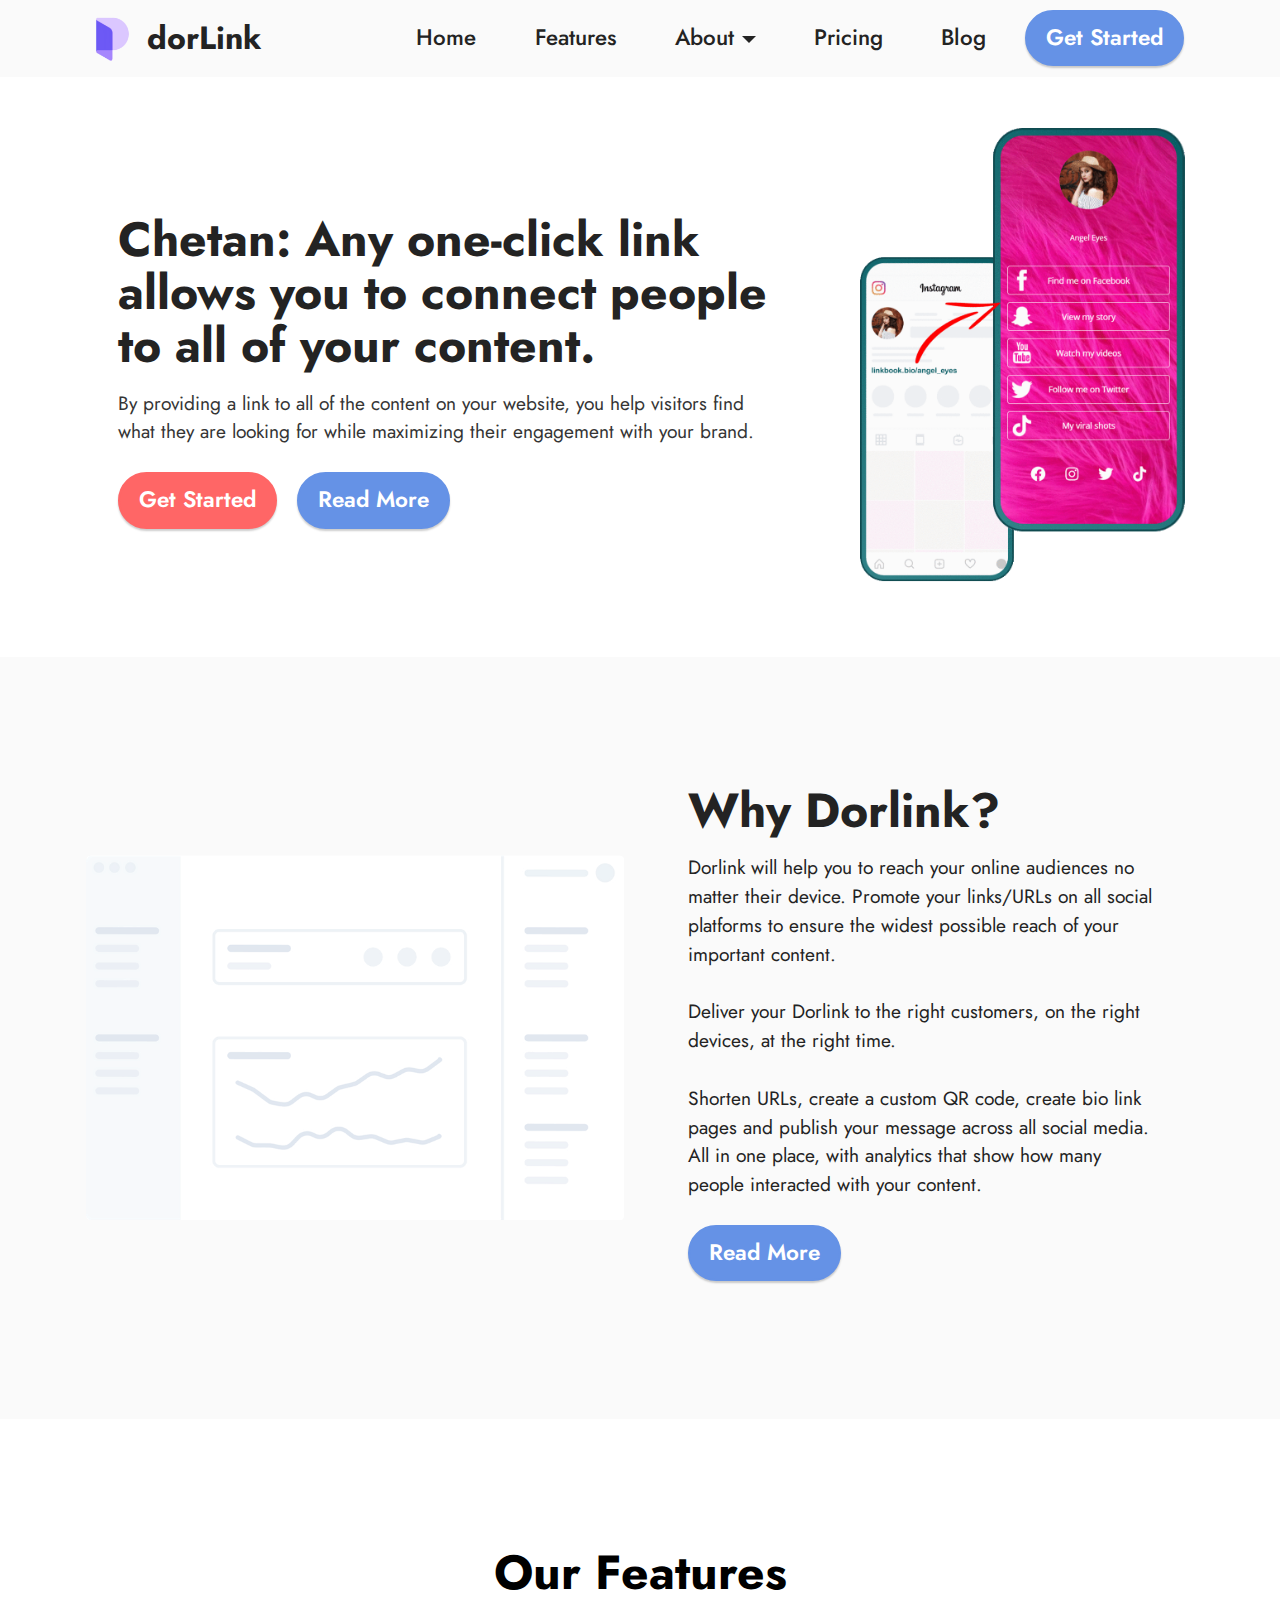
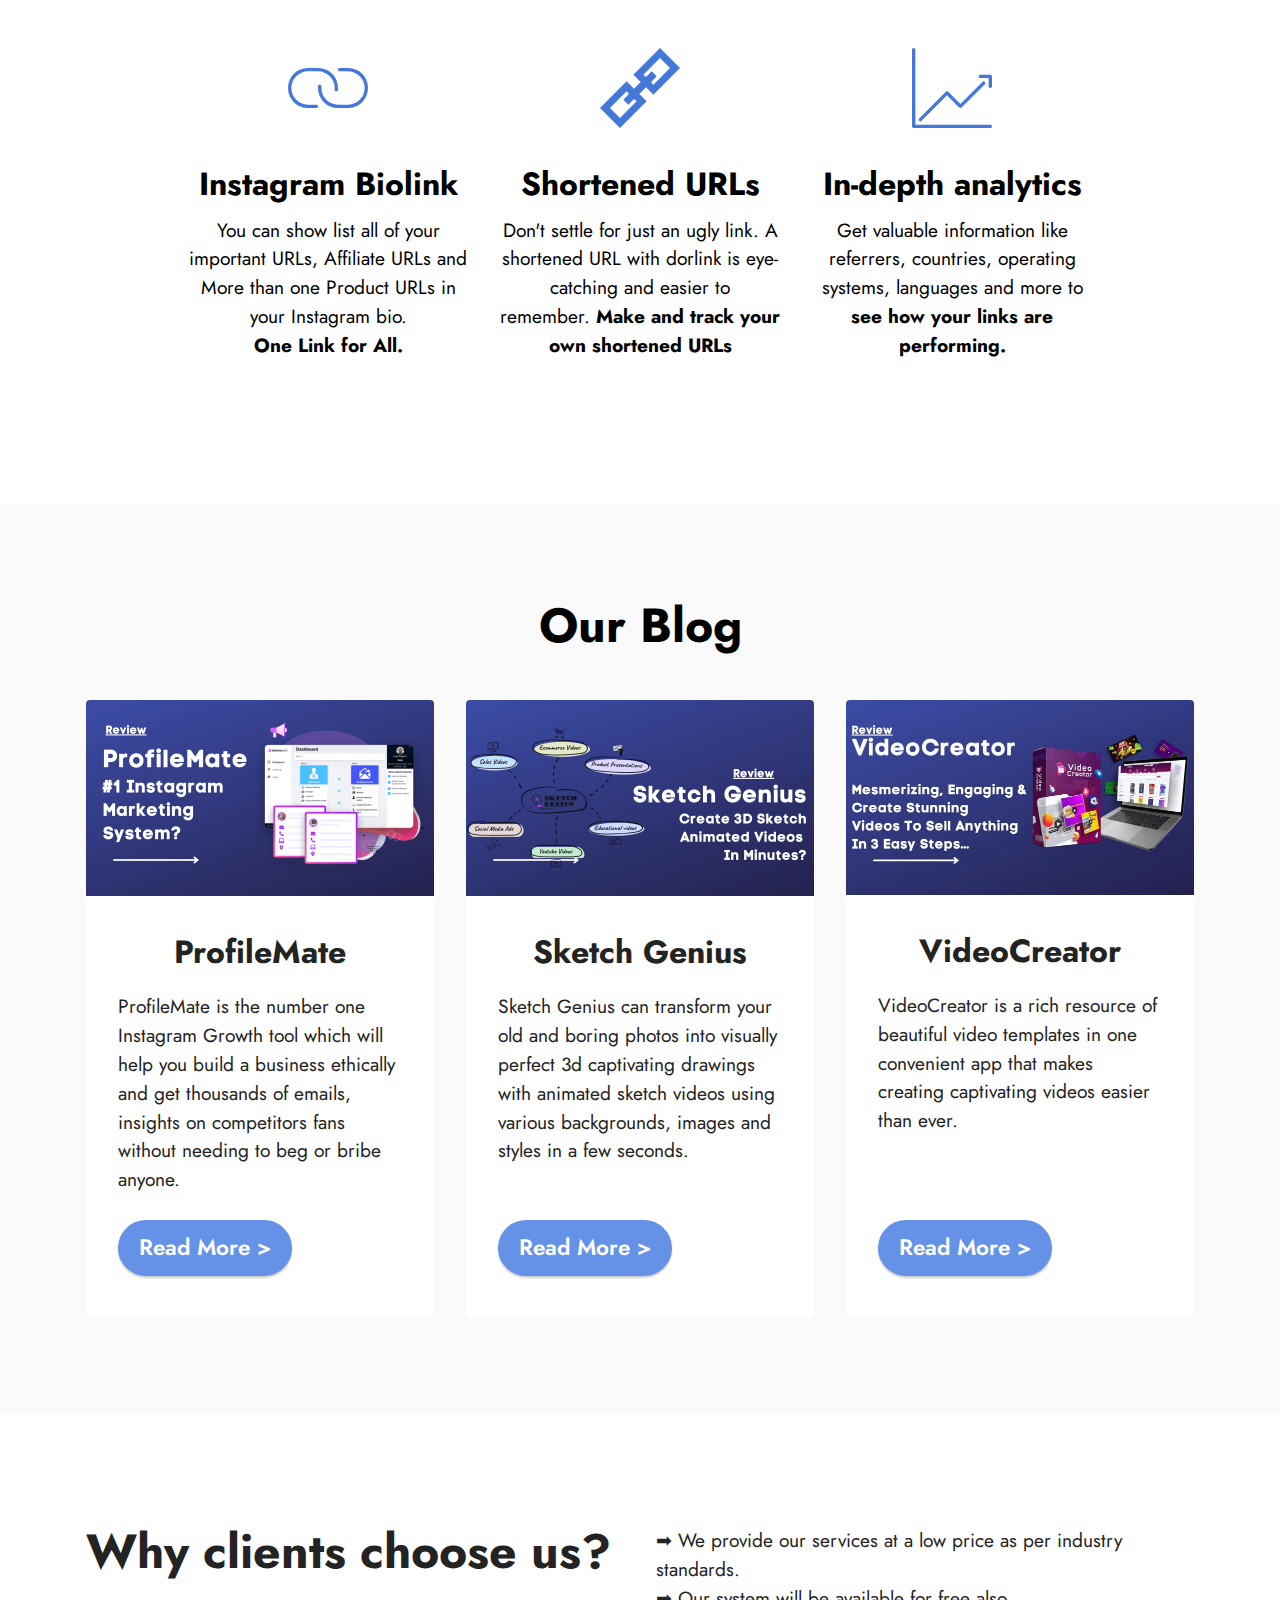
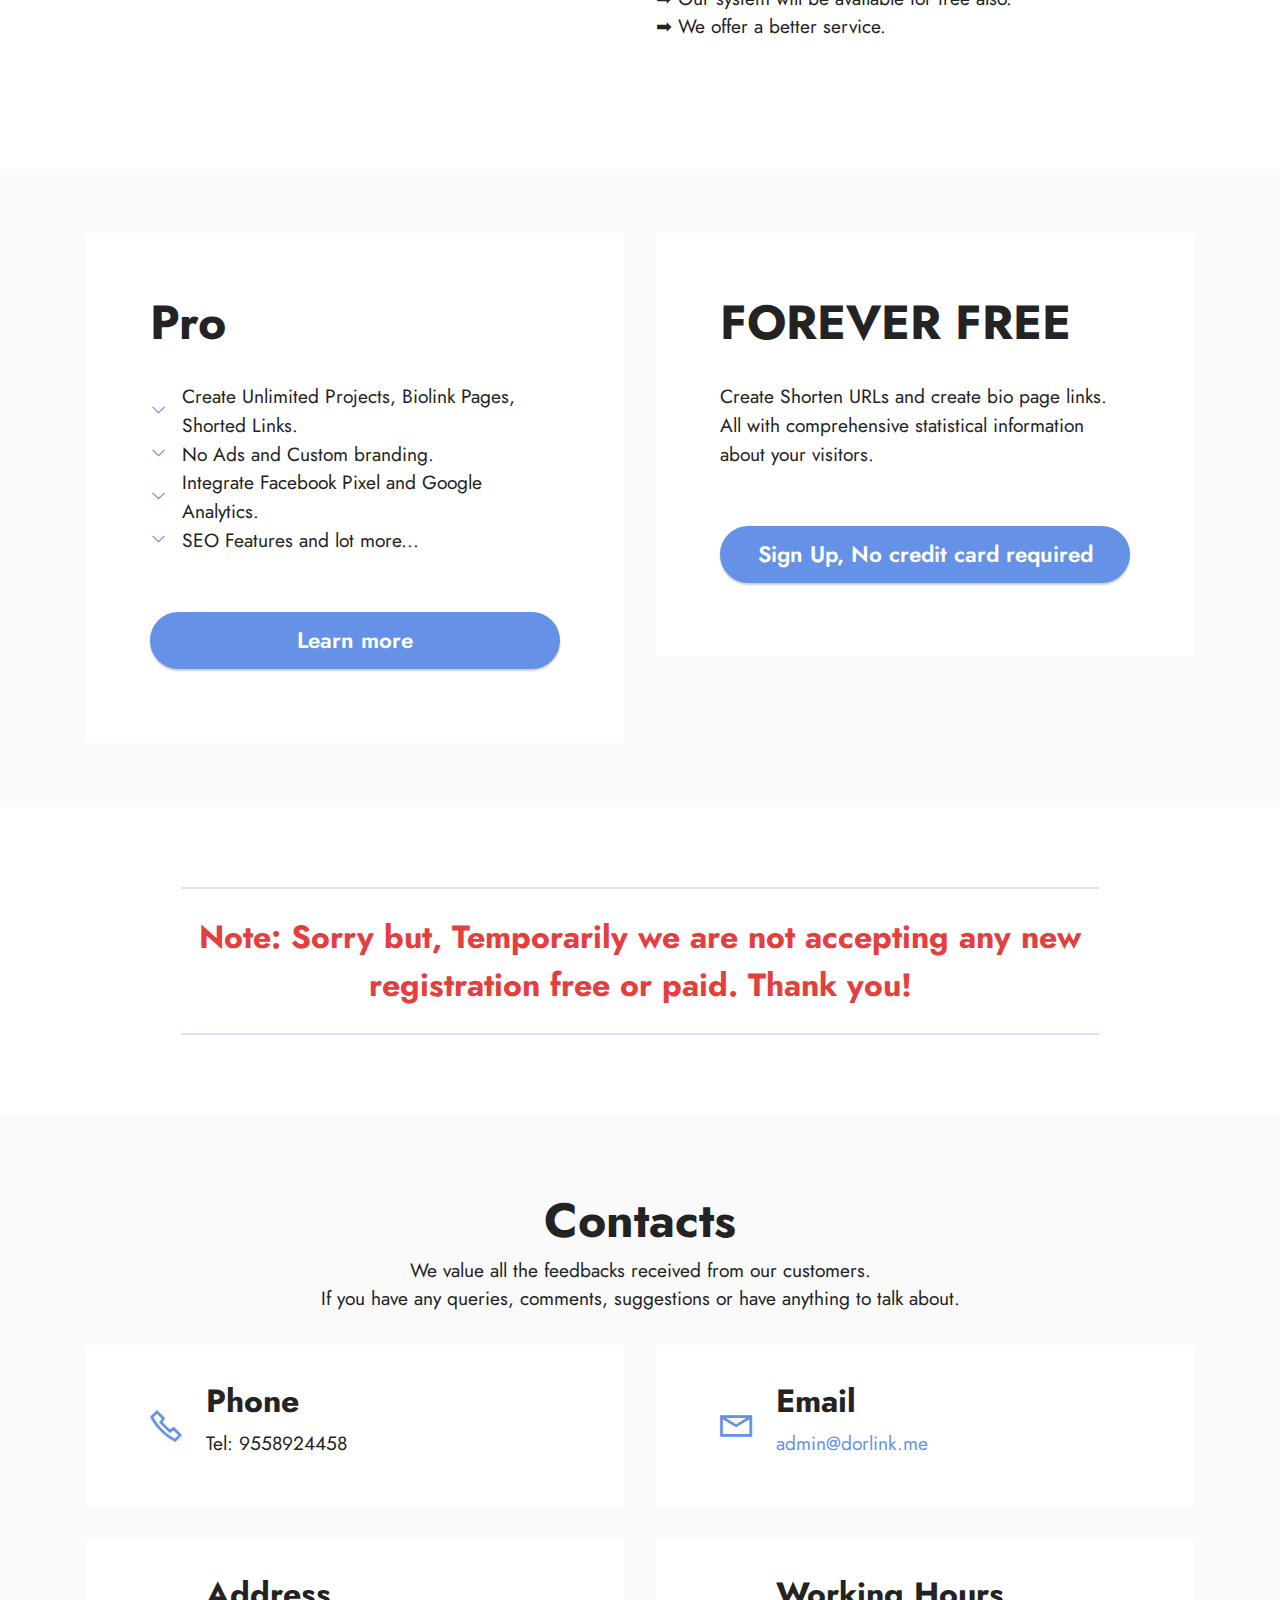
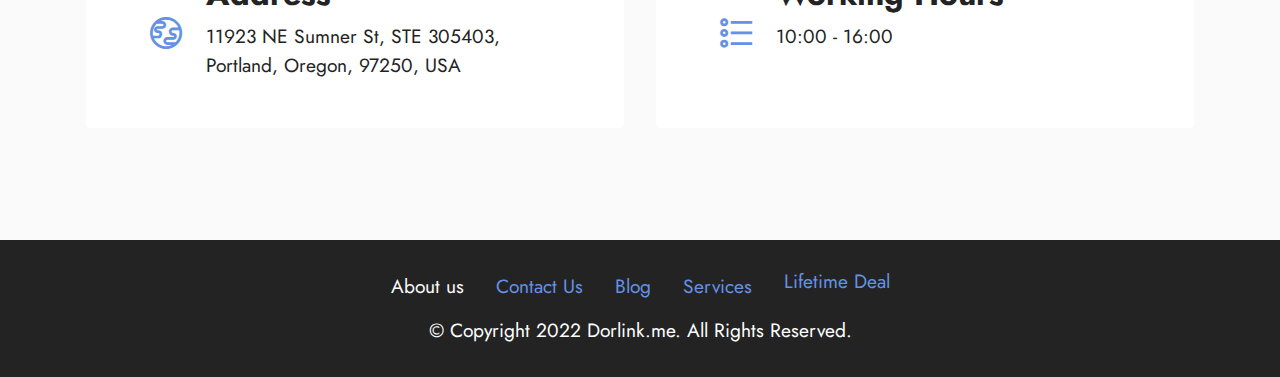
<file: index.html>
<!DOCTYPE html>
<html  >
<head>
  <!-- Site made with Mobirise Website Builder v5.6.0, https://mobirise.com -->
  <meta charset="UTF-8">
  <meta http-equiv="X-UA-Compatible" content="IE=edge">
  <meta name="generator" content="Mobirise v5.6.0, mobirise.com">
  <meta name="twitter:card" content="summary_large_image"/>
  <meta name="twitter:image:src" content="assets/images/index-meta.png">
  <meta property="og:image" content="assets/images/index-meta.png">
  <meta name="twitter:title" content="Dorlink - Start working smarter">
  <meta name="viewport" content="width=device-width, initial-scale=1, minimum-scale=1">
  <link rel="shortcut icon" href="assets/images/d6089937f5c26a51997d0d1801ee9431-180x180.png" type="image/x-icon">
  <meta name="description" content="Link all of your articles together easily with Dorlink. Grow your audience by sharing across your social media channels.">
  
  
  <title>Dorlink - Start working smarter</title>
  <link rel="stylesheet" href="assets/web/assets/mobirise-icons2/mobirise2.css">
  <link rel="stylesheet" href="assets/web/assets/mobirise-icons/mobirise-icons.css">
  <link rel="stylesheet" href="assets/bootstrap/css/bootstrap.min.css">
  <link rel="stylesheet" href="assets/bootstrap/css/bootstrap-grid.min.css">
  <link rel="stylesheet" href="assets/bootstrap/css/bootstrap-reboot.min.css">
  <link rel="stylesheet" href="assets/dropdown/css/style.css">
  <link rel="stylesheet" href="assets/socicon/css/styles.css">
  <link rel="stylesheet" href="assets/theme/css/style.css">
  <link rel="preload" href="https://fonts.googleapis.com/css?family=Jost:100,200,300,400,500,600,700,800,900,100i,200i,300i,400i,500i,600i,700i,800i,900i&display=swap" as="style" onload="this.onload=null;this.rel='stylesheet'">
  <noscript><link rel="stylesheet" href="https://fonts.googleapis.com/css?family=Jost:100,200,300,400,500,600,700,800,900,100i,200i,300i,400i,500i,600i,700i,800i,900i&display=swap"></noscript>
  <link rel="preload" as="style" href="assets/mobirise/css/mbr-additional.css"><link rel="stylesheet" href="assets/mobirise/css/mbr-additional.css" type="text/css">
  
  
  
  
</head>
<body>
  
  <section data-bs-version="5.1" class="menu menu2 cid-sFCw1qGFAI" once="menu" id="menu2-23">
    
    <nav class="navbar navbar-dropdown navbar-fixed-top navbar-expand-lg">
        <div class="container">
            <div class="navbar-brand">
                <span class="navbar-logo">
                    <a href="index.html">
                        <img src="assets/images/d6089937f5c26a51997d0d1801ee9431-180x180.png" alt="Dorlink logo" style="height: 3rem;">
                    </a>
                </span>
                <span class="navbar-caption-wrap"><a class="navbar-caption text-black text-primary display-5" href="index.html">dorLink</a></span>
            </div>
            <button class="navbar-toggler" type="button" data-toggle="collapse" data-bs-toggle="collapse" data-target="#navbarSupportedContent" data-bs-target="#navbarSupportedContent" aria-controls="navbarNavAltMarkup" aria-expanded="false" aria-label="Toggle navigation">
                <div class="hamburger">
                    <span></span>
                    <span></span>
                    <span></span>
                    <span></span>
                </div>
            </button>
            <div class="collapse navbar-collapse" id="navbarSupportedContent">
                <ul class="navbar-nav nav-dropdown" data-app-modern-menu="true"><li class="nav-item"><a class="nav-link link text-black text-primary display-4" href="index.html">Home</a></li><li class="nav-item"><a class="nav-link link text-black text-primary display-4" href="index.html#features1-1i">Features</a></li>
                    <li class="nav-item dropdown"><a class="nav-link link text-black text-primary dropdown-toggle display-4" href="index.html#header14-1j" data-toggle="dropdown-submenu" data-bs-toggle="dropdown" data-bs-auto-close="outside" aria-expanded="false">About</a><div class="dropdown-menu" aria-labelledby="dropdown-undefined"><a class="text-black text-primary dropdown-item display-4" href="privacy-policy.html">Privacy Policy</a><a class="text-black text-primary show dropdown-item display-4" href="terms-and-conditions.html">Terms &amp; Conditions</a></div></li>
                    <li class="nav-item"><a class="nav-link link text-black text-primary display-4" href="index.html#pricing1-0">Pricing</a>
                    </li><li class="nav-item"><a class="nav-link link text-black text-primary display-4" href="https://review.dorlink.me/" target="_blank">Blog</a></li></ul>
                
                <div class="navbar-buttons mbr-section-btn"><a class="btn btn-primary display-4" href="https://dorlink.me/plan/new" target="_blank">
                        Get Started</a></div>
            </div>
        </div>
    </nav>
</section>

<section data-bs-version="5.1" class="header14 cid-sFzxmVl7J6" id="header14-1f">

    

    

    <div class="container">
        <div class="row justify-content-center align-items-center">
            <div class="col-12 col-md-4 image-wrapper">
                <img src="assets/images/main-pic.gif" alt="link in bio instagram tool">
            </div>
            <div class="col-12 col-md">
                <div class="text-wrapper">
                    <h1 class="mbr-section-title mbr-fonts-style mb-3 display-2"><strong> Chetan: Any one-click link allows you to connect people to all of your content.</strong></h1>
                    <p class="mbr-text mbr-fonts-style display-7">By providing a link to all of the content on your website, you help visitors find what they are looking for while maximizing their engagement with your brand.<br></p>
                    <div class="mbr-section-btn mt-3"><a class="btn btn-secondary display-4" href="https://dorlink.me/register" target="_blank">Get Started</a>
                        <a class="btn btn-primary display-4" href="index.html#header14-1j">Read More</a></div>
                </div>
            </div>
        </div>
    </div>
</section>

<section data-bs-version="5.1" class="header14 cid-sFzz5E692j" id="header14-1j">

    

    

    <div class="container">
        <div class="row justify-content-center align-items-center">
            <div class="col-12 col-md-6 image-wrapper">
                <img src="assets/images/product-shot-p-800-800x543.png" alt="Dorlink">
            </div>
            <div class="col-12 col-md">
                <div class="text-wrapper">
                    <h1 class="mbr-section-title mbr-fonts-style mb-3 display-2">
                        <strong>Why Dorlink?</strong></h1>
                    <p class="mbr-text mbr-fonts-style display-7">Dorlink will help you to reach your online audiences no matter their device.&nbsp;Promote your links/URLs on all social platforms to ensure the widest possible reach of your important content.<br><br>Deliver your Dorlink to the right customers, on the right devices, at the right time.<br><br>Shorten URLs, create a custom QR code, create bio link pages and publish your message across all social media. All in one place, with analytics that show how many people interacted with your content.<br></p>
                    <div class="mbr-section-btn mt-3"><a class="btn btn-primary display-4" href="index.html#features1-1i">Read More</a></div>
                </div>
            </div>
        </div>
    </div>
</section>

<section data-bs-version="5.1" class="features1 cid-sFzyUE9AaP" id="features1-1i">
    

    
    <div class="container-fluid">
        <div class="row">
            <div class="col-12 col-lg-9">
                <h3 class="mbr-section-title mbr-fonts-style align-center mb-0 display-2">
                    <strong>Our Features</strong>
                </h3>
                
            </div>
        </div>
        <div class="row">
            <div class="card col-12 col-md-6 col-lg-3">
                <div class="card-wrapper">
                    <div class="card-box align-center">
                        <div class="iconfont-wrapper">
                            <span class="mbr-iconfont mbri-link"></span>
                        </div>
                        <h5 class="card-title mbr-fonts-style display-5"><strong>Instagram Biolink</strong></h5>
                        <p class="card-text mbr-fonts-style display-7">You can show list all of your important URLs, Affiliate URLs and More than one Product URLs in your Instagram bio. <br><strong>One Link for All.</strong></p>
                    </div>
                </div>
            </div>
            <div class="card col-12 col-md-6 col-lg-3">
                <div class="card-wrapper">
                    <div class="card-box align-center">
                        <div class="iconfont-wrapper">
                            <span class="mbr-iconfont mobi-mbri-link mobi-mbri"></span>
                        </div>
                        <h5 class="card-title mbr-fonts-style display-5"><strong>Shortened URLs</strong></h5>
                        <p class="card-text mbr-fonts-style display-7">Don't settle for just an ugly link. A shortened URL with dorlink is eye-catching and easier to remember.&nbsp;<strong>Make and track your own shortened URLs</strong></p>
                    </div>
                </div>
            </div>
            <div class="card col-12 col-md-6 col-lg-3">
                <div class="card-wrapper">
                    <div class="card-box align-center">
                        <div class="iconfont-wrapper">
                            <span class="mbr-iconfont mbri-growing-chart"></span>
                        </div>
                        <h5 class="card-title mbr-fonts-style display-5"><strong>In-depth analytics</strong></h5>
                        <p class="card-text mbr-fonts-style display-7">Get valuable information like referrers, countries, operating systems, languages and more to <strong>see how your links are performing.</strong></p>
                    </div>
                </div>
            </div>
            
        </div>
    </div>
</section>

<section data-bs-version="5.1" class="features3 cid-sFzFvgBfc0" id="features3-1p">
    
    
    <div class="container">
        <div class="mbr-section-head">
            <h4 class="mbr-section-title mbr-fonts-style align-center mb-5 display-2">
                <strong>Our Blog</strong></h4>
            
        </div>
        <div class="row mt-4">
            
            <div class="item features-image сol-12 col-md-6 col-lg-4 active">
                <div class="item-wrapper">
                    <div class="item-img">
                        <img src="assets/images/profilemate-review-696x392.png" alt="ProfileMate Review" data-slide-to="1" data-bs-slide-to="1">
                    </div>
                    <div class="item-content">
                        <h5 class="item-title mbr-fonts-style display-5"><strong>ProfileMate</strong></h5>
                        
                        <p class="mbr-text mbr-fonts-style mt-3 display-7">ProfileMate is the number one Instagram Growth tool which will help you build a business ethically and get thousands of emails, insights on competitors fans without needing to beg or bribe anyone.<br></p>
                    </div>
                    <div class="mbr-section-btn item-footer mt-2"><a href="https://review.dorlink.me/profilemate-review/" class="btn item-btn btn-primary display-4" target="_blank">Read More
                            &gt;</a></div>
                </div>
            </div>
            <div class="item features-image сol-12 col-md-6 col-lg-4">
                <div class="item-wrapper">
                    <div class="item-img">
                        <img src="assets/images/sketchgenius-review-create-3d-sketch-696x392.png" alt="Sketch Genius Review" data-slide-to="2" data-bs-slide-to="2">
                    </div>
                    <div class="item-content">
                        <h5 class="item-title mbr-fonts-style display-5"><strong>Sketch Genius</strong></h5>
                        
                        <p class="mbr-text mbr-fonts-style mt-3 display-7">Sketch Genius can transform your old and boring photos into visually perfect 3d captivating drawings with animated sketch videos using various backgrounds, images and styles in a few seconds.<br></p>
                    </div>
                    <div class="mbr-section-btn item-footer mt-2"><a href="https://review.dorlink.me/sketch-genius-review/" class="btn item-btn btn-primary display-4" target="_blank">Read More &gt;</a></div>
                </div>
            </div><div class="item features-image сol-12 col-md-6 col-lg-4">
                <div class="item-wrapper">
                    <div class="item-img">
                        <img src="assets/images/videocreator-review-696x392.jpeg" alt="VideoCreator-Review" data-slide-to="0" data-bs-slide-to="0">
                    </div>
                    <div class="item-content">
                        <h5 class="item-title mbr-fonts-style display-5"><strong>VideoCreator</strong></h5>
                        
                        <p class="mbr-text mbr-fonts-style mt-3 display-7">VideoCreator is a rich resource of beautiful video templates in one convenient app that makes creating captivating videos easier than ever.</p>
                    </div>
                    <div class="mbr-section-btn item-footer mt-2"><a href="https://review.dorlink.me/videocreator-review/" class="btn item-btn btn-primary display-4" target="_blank">Read More &gt;</a></div>
                </div>
            </div>
        </div>
    </div>
</section>

<section data-bs-version="5.1" class="content10 cid-sFAZRnJnnI" id="content10-22">
    
    <div class="container">
        <div class="row justify-content-center">
            <div class="col-12 col-md">
                
                <h6 class="mbr-section-subtitle mbr-fonts-style mb-4 display-2"><strong>Why clients choose us?</strong></h6>
            </div>
            <div class="col-md-12 col-lg-6">
                <p class="mbr-text mbr-fonts-style display-7">➡ We provide our services at a low price as per industry standards.<br>➡ Our system will be available for free also.&nbsp;<br>➡ We offer a better service.</p>
            </div>
        </div>
    </div>
</section>

<section data-bs-version="5.1" class="pricing1 cid-sYmt5kQbdl" id="pricing1-0">

    

    
    <div class="container">
        <div class="row justify-content-center">
            <div class="card col-12 col-lg-6">
                <div class="card-wrapper">
                    <div class="card-box align-left">
                        <h6 class="card-title mbr-fonts-style mb-4 display-2">
                            <strong>Pro</strong></h6>
                        <ul class="list mbr-fonts-style mb-5 display-7">
                            <li class="item-wrap"><span style="font-size: 1.2rem;">Create Unlimited Projects, Biolink Pages, Shorted Links.</span></li><li class="item-wrap"><span style="font-size: 1.2rem;">No Ads and Custom branding.</span><br></li>
                            <li class="item-wrap"><span style="font-size: 1.2rem;">Integrate Facebook Pixel and Google Analytics.</span></li><li class="item-wrap">SEO Features and lot more...</li>
                        </ul>
                    </div>
                    <div class="mbr-section-btn"><a class="btn btn-primary display-4" href="https://dorlink.me/plan/new" target="_blank">Learn more</a></div>
                </div>
            </div>

            <div class="card col-12 col-lg-6">
                <div class="card-wrapper">
                    <div class="card-box align-left">
                        <h4 class="card-title mb-4 mbr-fonts-style display-2"><strong>FOREVER FREE</strong><strong><br></strong></h4>
                        <p class="mbr-text mbr-fonts-style mb-5 display-7">Create Shorten URLs and create bio page links. All with comprehensive statistical information about your visitors.<br>
                        </p>
                    </div>
                    <div class="mbr-section-btn"><a class="btn btn-primary display-4" href="https://dorlink.me/plan/new" target="_blank">Sign Up, No credit card required</a></div>
                </div>
            </div>
        </div>
    </div>
</section>

<section data-bs-version="5.1" class="content6 cid-sYxd4Aob9S" id="content6-a">
    
    <div class="container">
        <div class="row justify-content-center">
            <div class="col-md-12 col-lg-10">
                <hr class="line">
                <p class="mbr-text align-center mbr-fonts-style my-4 display-5"><strong>Note: Sorry but, Temporarily we are not accepting any new registration free or paid. Thank you!</strong><br></p>
                <hr class="line">
            </div>
        </div>
    </div>
</section>

<section data-bs-version="5.1" class="contacts2 cid-sFzIA7KGYz" id="contacts2-1r">
    <!---->
    
    
    <div class="container">
        <div class="mbr-section-head">
            <h3 class="mbr-section-title mbr-fonts-style align-center mb-0 display-2">
                <strong>Contacts</strong>
            </h3>
            <h4 class="mbr-section-subtitle mbr-fonts-style align-center mb-0 mt-2 display-7">We value all the feedbacks received from our customers. <br>If you have any queries, comments, suggestions or have anything to talk about.</h4>
        </div>
        <div class="row justify-content-center mt-4">
            <div class="card col-12 col-md-6">
                <div class="card-wrapper">
                    <div class="image-wrapper">
                        <span class="mbr-iconfont mobi-mbri-phone mobi-mbri"></span>
                    </div>
                    <div class="text-wrapper">
                        <h6 class="card-title mbr-fonts-style mb-1 display-5">
                            <strong>Phone</strong>
                        </h6>
                        <p class="mbr-text mbr-fonts-style display-7">Tel: 9558924458
                        </p>
                    </div>
                </div>
            </div>
            <div class="card col-12 col-md-6">
                <div class="card-wrapper">
                    <div class="image-wrapper">
                        <span class="mbr-iconfont mobi-mbri-letter mobi-mbri"></span>
                    </div>
                    <div class="text-wrapper">
                        <h6 class="card-title mbr-fonts-style mb-1 display-5">
                            <strong>Email</strong><strong><br></strong>
                        </h6>
                        <p class="mbr-text mbr-fonts-style display-7"><a href="mailto:admin@dorlink.me" class="text-primary">admin@dorlink.me</a></p>
                    </div>
                </div>
            </div>
            <div class="card col-12 col-md-6">
                <div class="card-wrapper">
                    <div class="image-wrapper">
                        <span class="mbr-iconfont mobi-mbri-globe mobi-mbri"></span>
                    </div>
                    <div class="text-wrapper">
                        <h6 class="card-title mbr-fonts-style mb-1 display-5">
                            <strong>Address</strong>
                        </h6>
                        <p class="mbr-text mbr-fonts-style display-7">
                            11923 NE Sumner St, STE 305403, Portland, Oregon, 97250, USA
                        </p>
                    </div>
                </div>
            </div>
            <div class="card col-12 col-md-6">
                <div class="card-wrapper">
                    <div class="image-wrapper">
                        <span class="mbr-iconfont mobi-mbri-bulleted-list mobi-mbri"></span>
                    </div>
                    <div class="text-wrapper">
                        <h6 class="card-title mbr-fonts-style mb-1 display-5">
                            <strong>Working Hours</strong>
                        </h6>
                        <p class="mbr-text mbr-fonts-style display-7">10:00 - 16:00
                        </p>
                    </div>
                </div>
            </div>
        </div>
    </div>
</section>

<section data-bs-version="5.1" class="footer3 cid-sYx9sicp0K" once="footers" id="footer3-9">

    

    

    <div class="container">
        <div class="media-container-row align-center mbr-white">
            <div class="row row-links">
                <ul class="foot-menu">
                    
                    
                    
                    
                    
                <li class="foot-menu-item mbr-fonts-style display-7">
                        <a class="text-white text-primary" href="index.html#header14-1j" target="_blank">About us</a>
                    </li><li class="foot-menu-item mbr-fonts-style display-7"><a href="index.html#contacts2-1r" class="text-primary">Contact Us</a></li><li class="foot-menu-item mbr-fonts-style display-7"><a href="https://review.dorlink.me/" class="text-primary" target="_blank">Blog</a></li><li class="foot-menu-item mbr-fonts-style display-7">
                        <a href="index.html#features1-1i" class="text-primary">Services</a>
                    </li><li class="foot-menu-item mbr-fonts-style display-7"><p><a href="https://dorlink.me/plan/new" class="text-primary" target="_blank">Lifetime Deal</a></p></li></ul>
            </div>
            
            <div class="row row-copirayt">
                <p class="mbr-text mb-0 mbr-fonts-style mbr-white align-center display-7">
                    © Copyright 2022 Dorlink.me. All Rights Reserved.
                </p>
            </div>
        </div>
    </div>
</section>
  
</body>
</html>
</file>
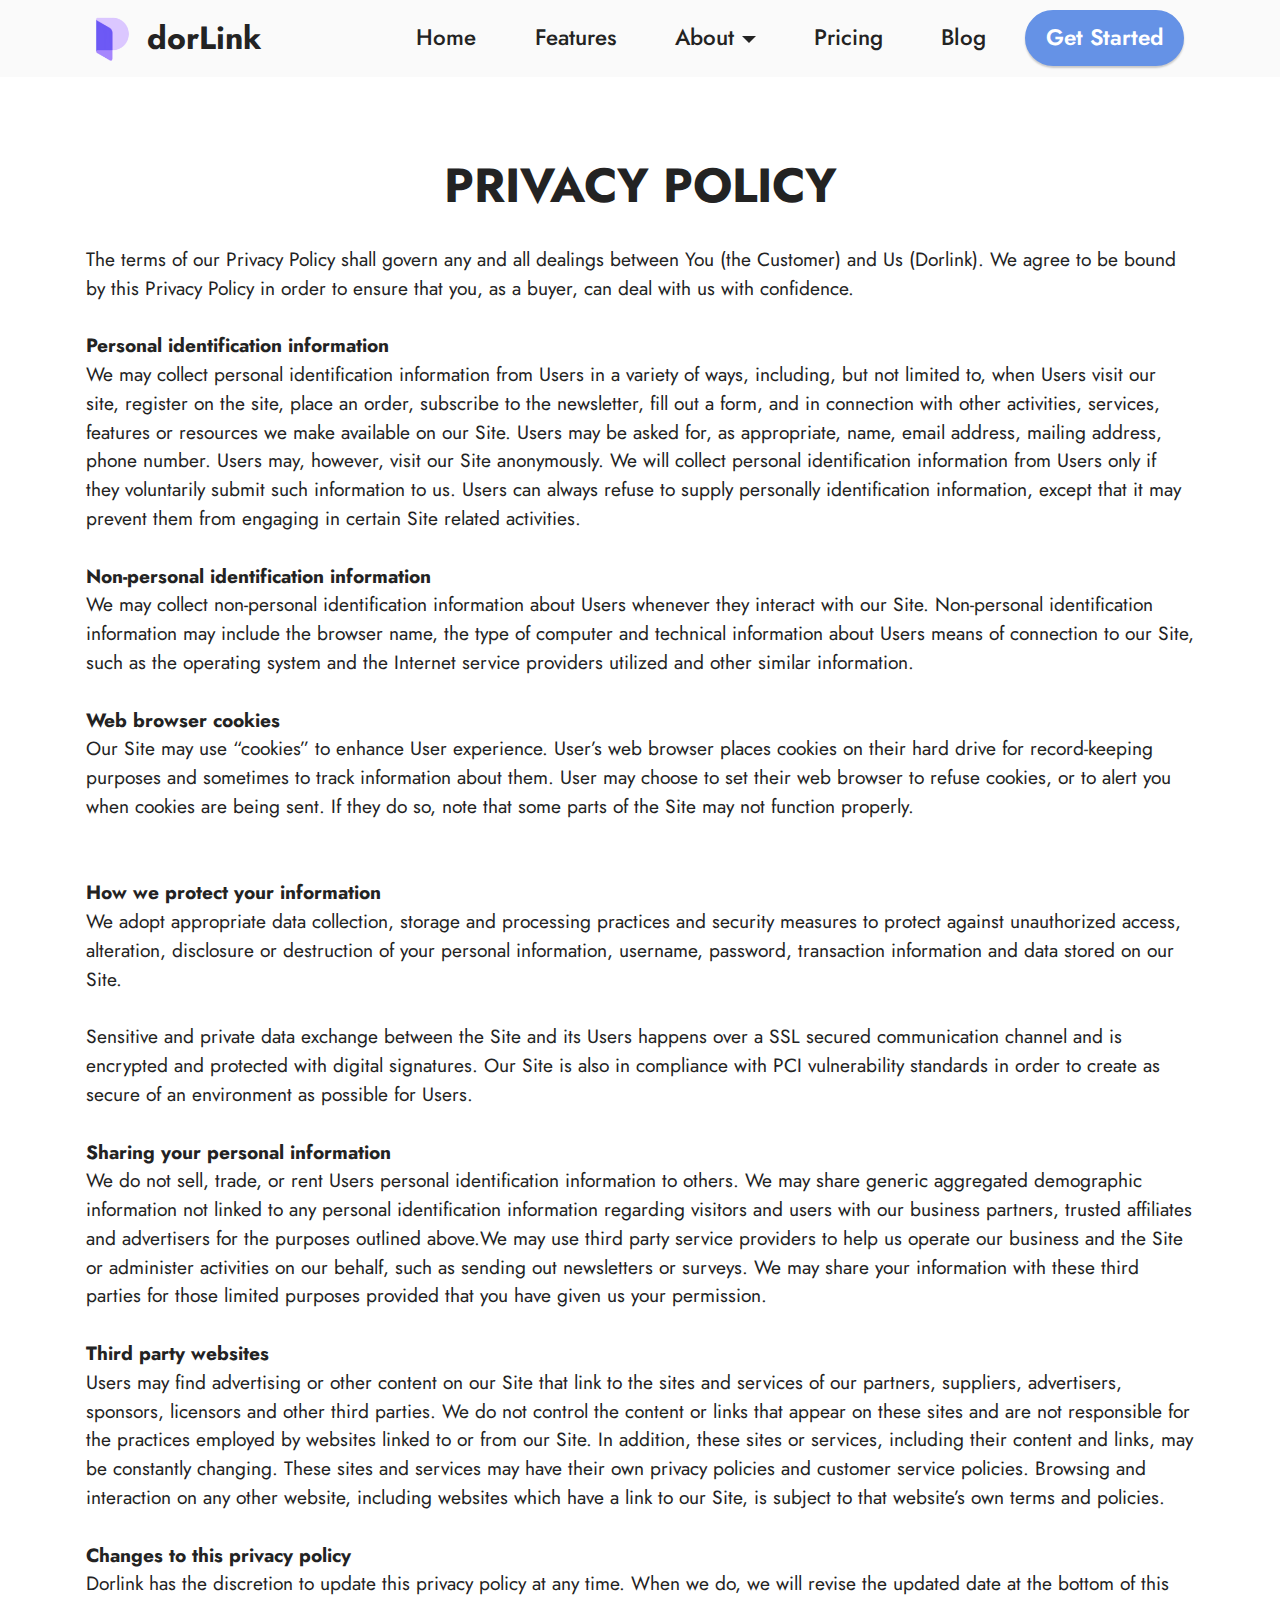
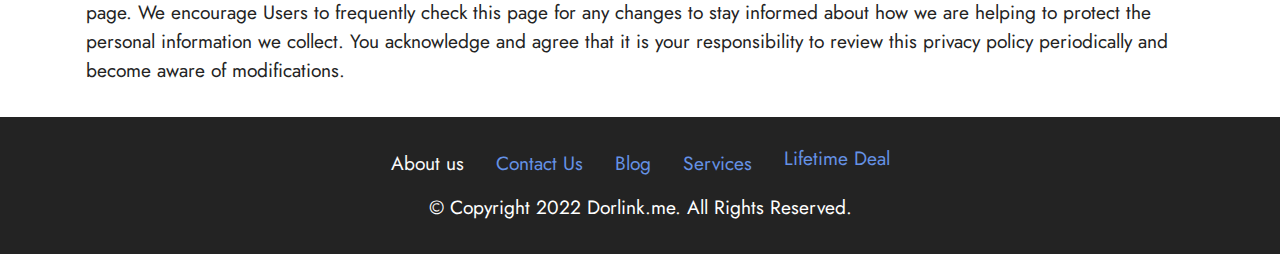
<file: privacy-policy.html>
<!DOCTYPE html>
<html  >
<head>
  <!-- Site made with Mobirise Website Builder v5.6.0, https://mobirise.com -->
  <meta charset="UTF-8">
  <meta http-equiv="X-UA-Compatible" content="IE=edge">
  <meta name="generator" content="Mobirise v5.6.0, mobirise.com">
  <meta name="viewport" content="width=device-width, initial-scale=1, minimum-scale=1">
  <link rel="shortcut icon" href="assets/images/d6089937f5c26a51997d0d1801ee9431-180x180.png" type="image/x-icon">
  <meta name="description" content="PRIVACY POLICY for Dorlink, this is a service that allows you to create shortened URLs, create bio link pages and, See how your links are performing.">
  
  
  <title>PRIVACY POLICY</title>
  <link rel="stylesheet" href="assets/bootstrap/css/bootstrap.min.css">
  <link rel="stylesheet" href="assets/bootstrap/css/bootstrap-grid.min.css">
  <link rel="stylesheet" href="assets/bootstrap/css/bootstrap-reboot.min.css">
  <link rel="stylesheet" href="assets/dropdown/css/style.css">
  <link rel="stylesheet" href="assets/socicon/css/styles.css">
  <link rel="stylesheet" href="assets/theme/css/style.css">
  <link rel="preload" href="https://fonts.googleapis.com/css?family=Jost:100,200,300,400,500,600,700,800,900,100i,200i,300i,400i,500i,600i,700i,800i,900i&display=swap" as="style" onload="this.onload=null;this.rel='stylesheet'">
  <noscript><link rel="stylesheet" href="https://fonts.googleapis.com/css?family=Jost:100,200,300,400,500,600,700,800,900,100i,200i,300i,400i,500i,600i,700i,800i,900i&display=swap"></noscript>
  <link rel="preload" as="style" href="assets/mobirise/css/mbr-additional.css"><link rel="stylesheet" href="assets/mobirise/css/mbr-additional.css" type="text/css">
  
  
  
  
</head>
<body>
  
  <section data-bs-version="5.1" class="menu menu2 cid-sFCw1qGFAI" once="menu" id="menu2-3">
    
    <nav class="navbar navbar-dropdown navbar-fixed-top navbar-expand-lg">
        <div class="container">
            <div class="navbar-brand">
                <span class="navbar-logo">
                    <a href="index.html">
                        <img src="assets/images/d6089937f5c26a51997d0d1801ee9431-180x180.png" alt="Dorlink logo" style="height: 3rem;">
                    </a>
                </span>
                <span class="navbar-caption-wrap"><a class="navbar-caption text-black text-primary display-5" href="index.html">dorLink</a></span>
            </div>
            <button class="navbar-toggler" type="button" data-toggle="collapse" data-bs-toggle="collapse" data-target="#navbarSupportedContent" data-bs-target="#navbarSupportedContent" aria-controls="navbarNavAltMarkup" aria-expanded="false" aria-label="Toggle navigation">
                <div class="hamburger">
                    <span></span>
                    <span></span>
                    <span></span>
                    <span></span>
                </div>
            </button>
            <div class="collapse navbar-collapse" id="navbarSupportedContent">
                <ul class="navbar-nav nav-dropdown" data-app-modern-menu="true"><li class="nav-item"><a class="nav-link link text-black text-primary display-4" href="index.html">Home</a></li><li class="nav-item"><a class="nav-link link text-black text-primary display-4" href="index.html#features1-1i">Features</a></li>
                    <li class="nav-item dropdown"><a class="nav-link link text-black text-primary dropdown-toggle display-4" href="index.html#header14-1j" data-toggle="dropdown-submenu" data-bs-toggle="dropdown" data-bs-auto-close="outside" aria-expanded="false">About</a><div class="dropdown-menu" aria-labelledby="dropdown-undefined"><a class="text-black text-primary dropdown-item display-4" href="privacy-policy.html">Privacy Policy</a><a class="text-black text-primary show dropdown-item display-4" href="terms-and-conditions.html">Terms &amp; Conditions</a></div></li>
                    <li class="nav-item"><a class="nav-link link text-black text-primary display-4" href="index.html#pricing1-0">Pricing</a>
                    </li><li class="nav-item"><a class="nav-link link text-black text-primary display-4" href="https://review.dorlink.me/" target="_blank">Blog</a></li></ul>
                
                <div class="navbar-buttons mbr-section-btn"><a class="btn btn-primary display-4" href="https://dorlink.me/plan/new" target="_blank">
                        Get Started</a></div>
            </div>
        </div>
    </nav>
</section>

<section data-bs-version="5.1" class="content4 cid-sYmBjp5kSs" id="content4-5">
    
    
    <div class="container">
        <div class="row justify-content-center">
            <div class="title col-md-12 col-lg-12">
                <h3 class="mbr-section-title mbr-fonts-style align-center mb-4 display-2"><strong>PRIVACY POLICY</strong></h3>
                <h4 class="mbr-section-subtitle align-center mbr-fonts-style mb-4 display-7">The terms of our Privacy Policy shall govern any and all dealings between You (the Customer) and Us (Dorlink). We agree to be bound by this Privacy Policy in order to ensure that you, as a buyer, can deal with us with confidence.<br><br>
<div>
</div><div><strong>Personal identification information</strong></div><div><strong>
</strong></div><div>We may collect personal identification information from Users in a variety of ways, including, but not limited to, when Users visit our site, register on the site, place an order, subscribe to the newsletter, fill out a form, and in connection with other activities, services, features or resources we make available on our Site. Users may be asked for, as appropriate, name, email address, mailing address, phone number. Users may, however, visit our Site anonymously. We will collect personal identification information from Users only if they voluntarily submit such information to us. Users can always refuse to supply personally identification information, except that it may prevent them from engaging in certain Site related activities.</div><br><div>
</div><div><strong>Non-personal identification information</strong></div><div>
</div><div>We may collect non-personal identification information about Users whenever they interact with our Site. Non-personal identification information may include the browser name, the type of computer and technical information about Users means of connection to our Site, such as the operating system and the Internet service providers utilized and other similar information.</div><br><div>
</div><div><strong>Web browser cookies
</strong></div><div>Our Site may use “cookies” to enhance User experience. User’s web browser places cookies on their hard drive for record-keeping purposes and sometimes to track information about them. User may choose to set their web browser to refuse cookies, or to alert you when cookies are being sent. If they do so, note that some parts of the Site may not function properly.</div><br><div>
</div><div><br></div><div>
</div><div><strong>How we protect your information
</strong></div><div>We adopt appropriate data collection, storage and processing practices and security measures to protect against unauthorized access, alteration, disclosure or destruction of your personal information, username, password, transaction information and data stored on our Site.</div><br><div>
</div><div>Sensitive and private data exchange between the Site and its Users happens over a SSL secured communication channel and is encrypted and protected with digital signatures. Our Site is also in compliance with PCI vulnerability standards in order to create as secure of an environment as possible for Users.</div><br><div>
</div><div><strong>Sharing your personal information
</strong></div><div>We do not sell, trade, or rent Users personal identification information to others. We may share generic aggregated demographic information not linked to any personal identification information regarding visitors and users with our business partners, trusted affiliates and advertisers for the purposes outlined above.We may use third party service providers to help us operate our business and the Site or administer activities on our behalf, such as sending out newsletters or surveys. We may share your information with these third parties for those limited purposes provided that you have given us your permission.</div><br><div>
</div><div><strong>Third party websites
</strong></div><div>Users may find advertising or other content on our Site that link to the sites and services of our partners, suppliers, advertisers, sponsors, licensors and other third parties. We do not control the content or links that appear on these sites and are not responsible for the practices employed by websites linked to or from our Site. In addition, these sites or services, including their content and links, may be constantly changing. These sites and services may have their own privacy policies and customer service policies. Browsing and interaction on any other website, including websites which have a link to our Site, is subject to that website’s own terms and policies.</div><br><div>
</div><div><strong>Changes to this privacy policy
</strong></div><div>Dorlink has the discretion to update this privacy policy at any time. When we do, we will revise the updated date at the bottom of this page. We encourage Users to frequently check this page for any changes to stay informed about how we are helping to protect the personal information we collect. You acknowledge and agree that it is your responsibility to review this privacy policy periodically and become aware of modifications.</div><div>
</div><div>
</div><div>
</div><div>
</div><div>
</div><div>
</div><div>
</div><div>
</div><div>
</div><div>
</div><div>
</div><div>
</div><div>
</div><div>
</div><div>
</div><div>
</div></h4>
                
            </div>
        </div>
    </div>
</section>

<section data-bs-version="5.1" class="footer3 cid-sYx9sicp0K" once="footers" id="footer3-9">

    

    

    <div class="container">
        <div class="media-container-row align-center mbr-white">
            <div class="row row-links">
                <ul class="foot-menu">
                    
                    
                    
                    
                    
                <li class="foot-menu-item mbr-fonts-style display-7">
                        <a class="text-white text-primary" href="index.html#header14-1j" target="_blank">About us</a>
                    </li><li class="foot-menu-item mbr-fonts-style display-7"><a href="index.html#contacts2-1r" class="text-primary">Contact Us</a></li><li class="foot-menu-item mbr-fonts-style display-7"><a href="https://review.dorlink.me/" class="text-primary" target="_blank">Blog</a></li><li class="foot-menu-item mbr-fonts-style display-7">
                        <a href="index.html#features1-1i" class="text-primary">Services</a>
                    </li><li class="foot-menu-item mbr-fonts-style display-7"><p><a href="https://dorlink.me/plan/new" class="text-primary" target="_blank">Lifetime Deal</a></p></li></ul>
            </div>
            
            <div class="row row-copirayt">
                <p class="mbr-text mb-0 mbr-fonts-style mbr-white align-center display-7">
                    © Copyright 2022 Dorlink.me. All Rights Reserved.
                </p>
            </div>
        </div>
    </div>
</section>
  
</body>
</html>
</file>
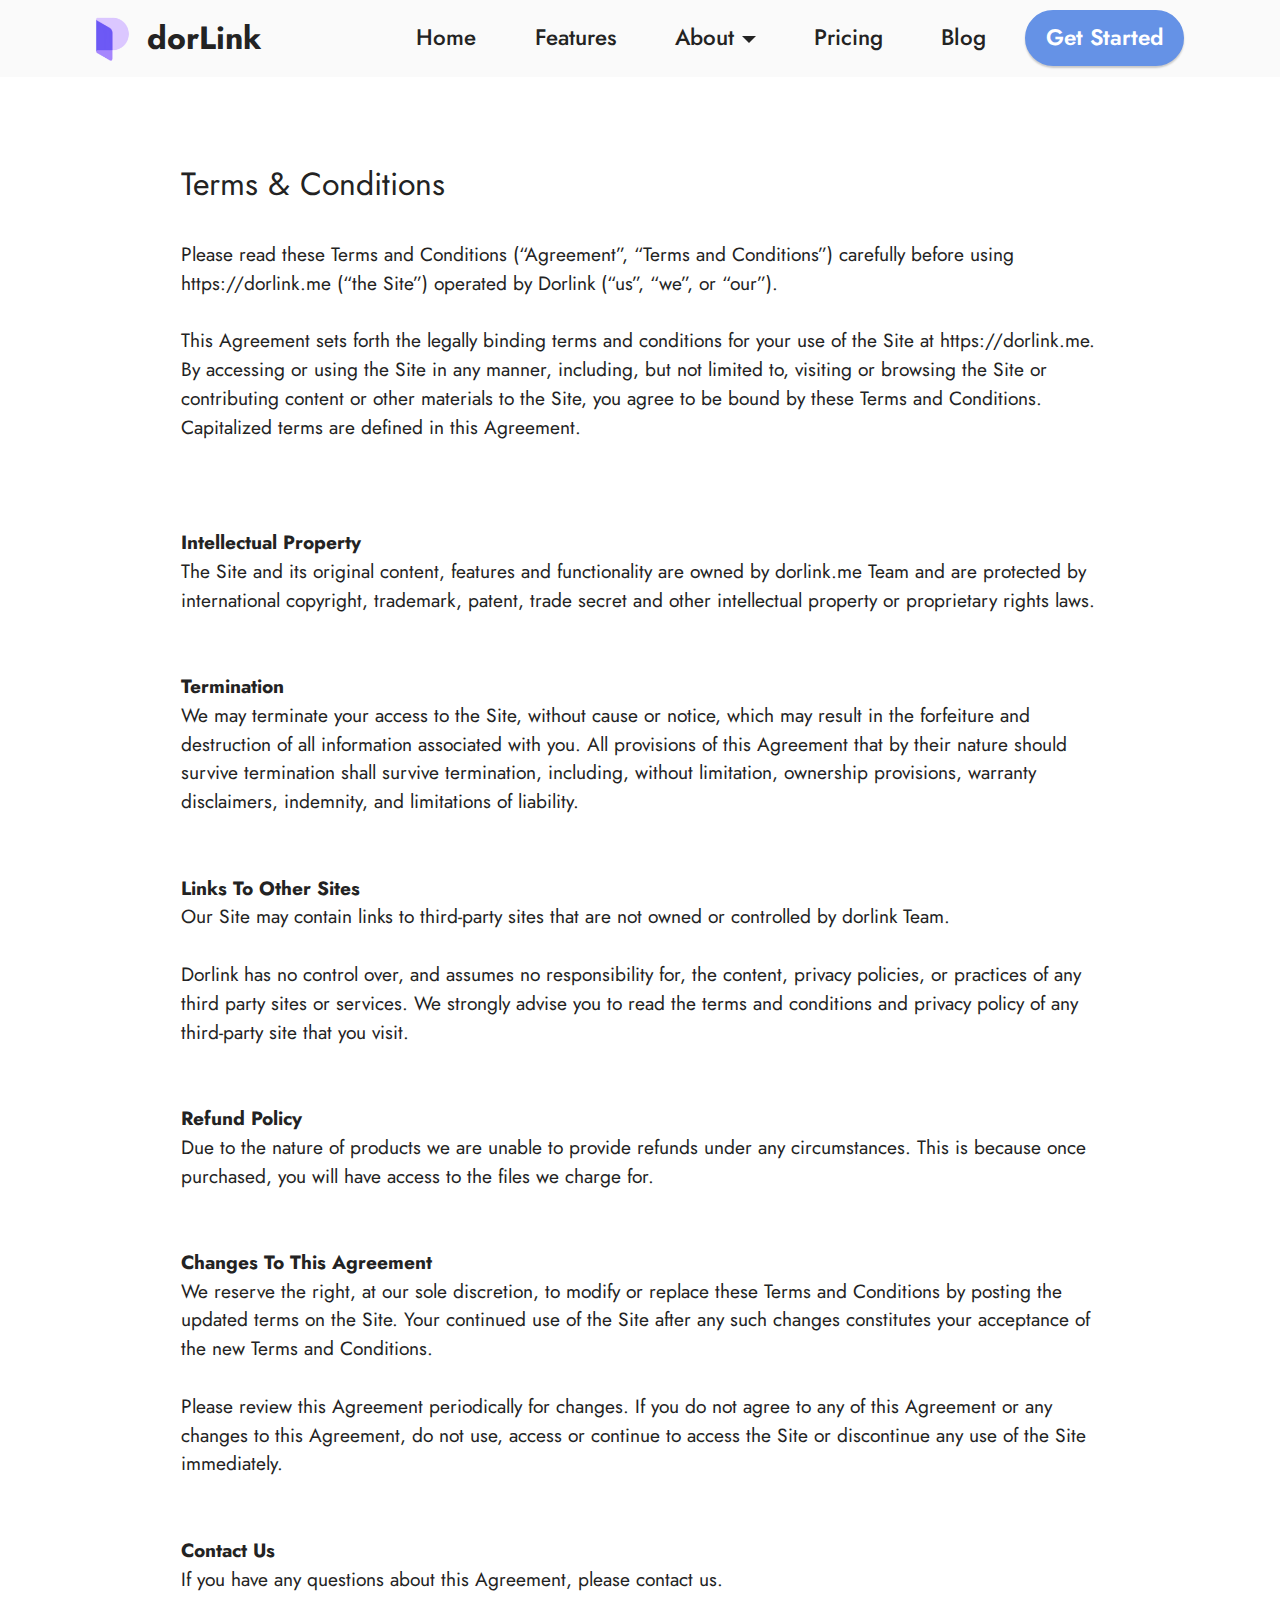
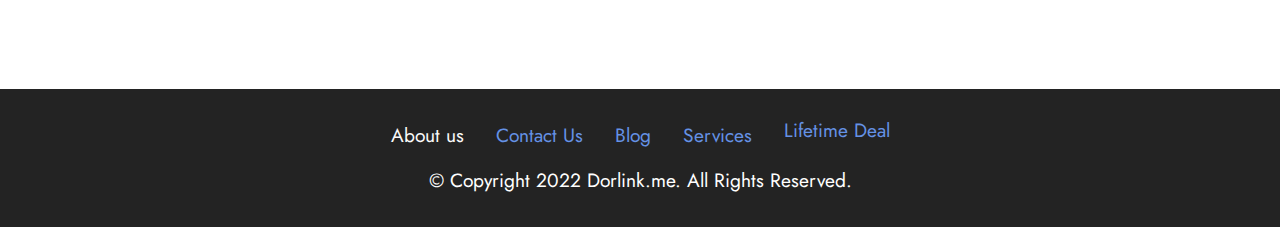
<file: terms-and-conditions.html>
<!DOCTYPE html>
<html  >
<head>
  <!-- Site made with Mobirise Website Builder v5.6.0, https://mobirise.com -->
  <meta charset="UTF-8">
  <meta http-equiv="X-UA-Compatible" content="IE=edge">
  <meta name="generator" content="Mobirise v5.6.0, mobirise.com">
  <meta name="viewport" content="width=device-width, initial-scale=1, minimum-scale=1">
  <link rel="shortcut icon" href="assets/images/d6089937f5c26a51997d0d1801ee9431-180x180.png" type="image/x-icon">
  <meta name="description" content="Terms and Conditions for Dorlink, this is a service that allows you to create shortened URLs, create bio link pages and, See how your links are performing.">
  
  
  <title>Terms and Conditions</title>
  <link rel="stylesheet" href="assets/bootstrap/css/bootstrap.min.css">
  <link rel="stylesheet" href="assets/bootstrap/css/bootstrap-grid.min.css">
  <link rel="stylesheet" href="assets/bootstrap/css/bootstrap-reboot.min.css">
  <link rel="stylesheet" href="assets/dropdown/css/style.css">
  <link rel="stylesheet" href="assets/socicon/css/styles.css">
  <link rel="stylesheet" href="assets/theme/css/style.css">
  <link rel="preload" href="https://fonts.googleapis.com/css?family=Jost:100,200,300,400,500,600,700,800,900,100i,200i,300i,400i,500i,600i,700i,800i,900i&display=swap" as="style" onload="this.onload=null;this.rel='stylesheet'">
  <noscript><link rel="stylesheet" href="https://fonts.googleapis.com/css?family=Jost:100,200,300,400,500,600,700,800,900,100i,200i,300i,400i,500i,600i,700i,800i,900i&display=swap"></noscript>
  <link rel="preload" as="style" href="assets/mobirise/css/mbr-additional.css"><link rel="stylesheet" href="assets/mobirise/css/mbr-additional.css" type="text/css">
  
  
  
  
</head>
<body>
  
  <section data-bs-version="5.1" class="menu menu2 cid-sFCw1qGFAI" once="menu" id="menu2-6">
    
    <nav class="navbar navbar-dropdown navbar-fixed-top navbar-expand-lg">
        <div class="container">
            <div class="navbar-brand">
                <span class="navbar-logo">
                    <a href="index.html">
                        <img src="assets/images/d6089937f5c26a51997d0d1801ee9431-180x180.png" alt="Dorlink logo" style="height: 3rem;">
                    </a>
                </span>
                <span class="navbar-caption-wrap"><a class="navbar-caption text-black text-primary display-5" href="index.html">dorLink</a></span>
            </div>
            <button class="navbar-toggler" type="button" data-toggle="collapse" data-bs-toggle="collapse" data-target="#navbarSupportedContent" data-bs-target="#navbarSupportedContent" aria-controls="navbarNavAltMarkup" aria-expanded="false" aria-label="Toggle navigation">
                <div class="hamburger">
                    <span></span>
                    <span></span>
                    <span></span>
                    <span></span>
                </div>
            </button>
            <div class="collapse navbar-collapse" id="navbarSupportedContent">
                <ul class="navbar-nav nav-dropdown" data-app-modern-menu="true"><li class="nav-item"><a class="nav-link link text-black text-primary display-4" href="index.html">Home</a></li><li class="nav-item"><a class="nav-link link text-black text-primary display-4" href="index.html#features1-1i">Features</a></li>
                    <li class="nav-item dropdown"><a class="nav-link link text-black text-primary dropdown-toggle display-4" href="index.html#header14-1j" data-toggle="dropdown-submenu" data-bs-toggle="dropdown" data-bs-auto-close="outside" aria-expanded="false">About</a><div class="dropdown-menu" aria-labelledby="dropdown-undefined"><a class="text-black text-primary dropdown-item display-4" href="privacy-policy.html">Privacy Policy</a><a class="text-black text-primary show dropdown-item display-4" href="terms-and-conditions.html">Terms &amp; Conditions</a></div></li>
                    <li class="nav-item"><a class="nav-link link text-black text-primary display-4" href="index.html#pricing1-0">Pricing</a>
                    </li><li class="nav-item"><a class="nav-link link text-black text-primary display-4" href="https://review.dorlink.me/" target="_blank">Blog</a></li></ul>
                
                <div class="navbar-buttons mbr-section-btn"><a class="btn btn-primary display-4" href="https://dorlink.me/plan/new" target="_blank">
                        Get Started</a></div>
            </div>
        </div>
    </nav>
</section>

<section data-bs-version="5.1" class="content5 cid-sYmE6aCJrP" id="content5-8">
    
    <div class="container">
        <div class="row justify-content-center">
            <div class="col-md-12 col-lg-10">
                
                <h4 class="mbr-section-subtitle mbr-fonts-style mb-4 display-5">Terms &amp; Conditions</h4>
                <p class="mbr-text mbr-fonts-style display-7">Please read these Terms and Conditions (“Agreement”, “Terms and Conditions”) carefully before using https://dorlink.me (“the Site”) operated by Dorlink (“us”, “we”, or “our”). <br><br>This Agreement sets forth the legally binding terms and conditions for your use of the Site at https://dorlink.me.
<br>By accessing or using the Site in any manner, including, but not limited to, visiting or browsing the Site or contributing content or other materials to the Site, you agree to be bound by these Terms and Conditions. Capitalized terms are defined in this Agreement.
<br>
<br> 
<br>
<br><strong>Intellectual Property
<br></strong>The Site and its original content, features and functionality are owned by dorlink.me Team and are protected by international copyright, trademark, patent, trade secret and other intellectual property or proprietary rights laws.
<br>
<br><br><strong>Termination
<br></strong>We may terminate your access to the Site, without cause or notice, which may result in the forfeiture and destruction of all information associated with you. All provisions of this Agreement that by their nature should survive termination shall survive termination, including, without limitation, ownership provisions, warranty disclaimers, indemnity, and limitations of liability.
<br>
<br><br><strong>Links To Other Sites
<br></strong>Our Site may contain links to third-party sites that are not owned or controlled by dorlink Team.
<br>
<br>Dorlink has no control over, and assumes no responsibility for, the content, privacy policies, or practices of any third party sites or services. We strongly advise you to read the terms and conditions and privacy policy of any third-party site that you visit.
<br><br>
<br><strong>Refund Policy<br></strong>Due to the nature of products we are unable to provide refunds under any circumstances. This is because once purchased, you will have access to the files we charge for.
<br>
<br><br><strong>Changes To This Agreement
<br></strong>We reserve the right, at our sole discretion, to modify or replace these Terms and Conditions by posting the updated terms on the Site. Your continued use of the Site after any such changes constitutes your acceptance of the new Terms and Conditions.
<br>
<br>Please review this Agreement periodically for changes. If you do not agree to any of this Agreement or any changes to this Agreement, do not use, access or continue to access the Site or discontinue any use of the Site immediately.<br> 
<br>
<br><strong>Contact Us
<br></strong>If you have any questions about this Agreement, please contact us.</p>
            </div>
        </div>
    </div>
</section>

<section data-bs-version="5.1" class="footer3 cid-sYx9sicp0K" once="footers" id="footer3-9">

    

    

    <div class="container">
        <div class="media-container-row align-center mbr-white">
            <div class="row row-links">
                <ul class="foot-menu">
                    
                    
                    
                    
                    
                <li class="foot-menu-item mbr-fonts-style display-7">
                        <a class="text-white text-primary" href="index.html#header14-1j" target="_blank">About us</a>
                    </li><li class="foot-menu-item mbr-fonts-style display-7"><a href="index.html#contacts2-1r" class="text-primary">Contact Us</a></li><li class="foot-menu-item mbr-fonts-style display-7"><a href="https://review.dorlink.me/" class="text-primary" target="_blank">Blog</a></li><li class="foot-menu-item mbr-fonts-style display-7">
                        <a href="index.html#features1-1i" class="text-primary">Services</a>
                    </li><li class="foot-menu-item mbr-fonts-style display-7"><p><a href="https://dorlink.me/plan/new" class="text-primary" target="_blank">Lifetime Deal</a></p></li></ul>
            </div>
            
            <div class="row row-copirayt">
                <p class="mbr-text mb-0 mbr-fonts-style mbr-white align-center display-7">
                    © Copyright 2022 Dorlink.me. All Rights Reserved.
                </p>
            </div>
        </div>
    </div>
</section>
  
</body>
</html>
</file>
<file: assets/web/assets/mobirise-icons2/mobirise2.css>
@font-face {
  font-family: 'Moririse2';
  font-display: swap;
  src:  url('mobirise2.eot?f2bix4');
  src:  url('mobirise2.eot?f2bix4#iefix') format('embedded-opentype'),
    url('mobirise2.ttf?f2bix4') format('truetype'),
    url('mobirise2.woff?f2bix4') format('woff'),
    url('mobirise2.svg?f2bix4#mobirise2') format('svg');
  font-weight: normal;
  font-style: normal;
}

[class^="mobi-"], [class*=" mobi-"] {
  /* use !important to prevent issues with browser extensions that change fonts */
  font-family: 'Moririse2' !important;
  speak: none;
  font-style: normal;
  font-weight: normal;
  font-variant: normal;
  text-transform: none;
  line-height: 1;

  /* Better Font Rendering =========== */
  -webkit-font-smoothing: antialiased;
  -moz-osx-font-smoothing: grayscale;
}

.mobi-mbri-add-submenu:before {
  content: "\e900";
}
.mobi-mbri-alert:before {
  content: "\e901";
}
.mobi-mbri-align-center:before {
  content: "\e902";
}
.mobi-mbri-align-justify:before {
  content: "\e903";
}
.mobi-mbri-align-left:before {
  content: "\e904";
}
.mobi-mbri-align-right:before {
  content: "\e905";
}
.mobi-mbri-android:before {
  content: "\e906";
}
.mobi-mbri-apple:before {
  content: "\e907";
}
.mobi-mbri-arrow-down:before {
  content: "\e908";
}
.mobi-mbri-arrow-next:before {
  content: "\e909";
}
.mobi-mbri-arrow-prev:before {
  content: "\e90a";
}
.mobi-mbri-arrow-up:before {
  content: "\e90b";
}
.mobi-mbri-bold:before {
  content: "\e90c";
}
.mobi-mbri-bookmark:before {
  content: "\e90d";
}
.mobi-mbri-bootstrap:before {
  content: "\e90e";
}
.mobi-mbri-briefcase:before {
  content: "\e90f";
}
.mobi-mbri-browse:before {
  content: "\e910";
}
.mobi-mbri-bulleted-list:before {
  content: "\e911";
}
.mobi-mbri-calendar:before {
  content: "\e912";
}
.mobi-mbri-camera:before {
  content: "\e913";
}
.mobi-mbri-cart-add:before {
  content: "\e914";
}
.mobi-mbri-cart-full:before {
  content: "\e915";
}
.mobi-mbri-cash:before {
  content: "\e916";
}
.mobi-mbri-change-style:before {
  content: "\e917";
}
.mobi-mbri-chat:before {
  content: "\e918";
}
.mobi-mbri-clock:before {
  content: "\e919";
}
.mobi-mbri-close:before {
  content: "\e91a";
}
.mobi-mbri-cloud:before {
  content: "\e91b";
}
.mobi-mbri-code:before {
  content: "\e91c";
}
.mobi-mbri-contact-form:before {
  content: "\e91d";
}
.mobi-mbri-credit-card:before {
  content: "\e91e";
}
.mobi-mbri-cursor-click:before {
  content: "\e91f";
}
.mobi-mbri-cust-feedback:before {
  content: "\e920";
}
.mobi-mbri-database:before {
  content: "\e921";
}
.mobi-mbri-delivery:before {
  content: "\e922";
}
.mobi-mbri-desktop:before {
  content: "\e923";
}
.mobi-mbri-devices:before {
  content: "\e924";
}
.mobi-mbri-down:before {
  content: "\e925";
}
.mobi-mbri-download-2:before {
  content: "\e926";
}
.mobi-mbri-download:before {
  content: "\e927";
}
.mobi-mbri-drag-n-drop-2:before {
  content: "\e928";
}
.mobi-mbri-drag-n-drop:before {
  content: "\e929";
}
.mobi-mbri-edit-2:before {
  content: "\e92a";
}
.mobi-mbri-edit:before {
  content: "\e92b";
}
.mobi-mbri-error:before {
  content: "\e92c";
}
.mobi-mbri-extension:before {
  content: "\e92d";
}
.mobi-mbri-features:before {
  content: "\e92e";
}
.mobi-mbri-file:before {
  content: "\e92f";
}
.mobi-mbri-flag:before {
  content: "\e930";
}
.mobi-mbri-folder:before {
  content: "\e931";
}
.mobi-mbri-gift:before {
  content: "\e932";
}
.mobi-mbri-github:before {
  content: "\e933";
}
.mobi-mbri-globe-2:before {
  content: "\e934";
}
.mobi-mbri-globe:before {
  content: "\e935";
}
.mobi-mbri-growing-chart:before {
  content: "\e936";
}
.mobi-mbri-hearth:before {
  content: "\e937";
}
.mobi-mbri-help:before {
  content: "\e938";
}
.mobi-mbri-home:before {
  content: "\e939";
}
.mobi-mbri-hot-cup:before {
  content: "\e93a";
}
.mobi-mbri-idea:before {
  content: "\e93b";
}
.mobi-mbri-image-gallery:before {
  content: "\e93c";
}
.mobi-mbri-image-slider:before {
  content: "\e93d";
}
.mobi-mbri-info:before {
  content: "\e93e";
}
.mobi-mbri-italic:before {
  content: "\e93f";
}
.mobi-mbri-key:before {
  content: "\e940";
}
.mobi-mbri-laptop:before {
  content: "\e941";
}
.mobi-mbri-layers:before {
  content: "\e942";
}
.mobi-mbri-left-right:before {
  content: "\e943";
}
.mobi-mbri-left:before {
  content: "\e944";
}
.mobi-mbri-letter:before {
  content: "\e945";
}
.mobi-mbri-like:before {
  content: "\e946";
}
.mobi-mbri-link:before {
  content: "\e947";
}
.mobi-mbri-lock:before {
  content: "\e948";
}
.mobi-mbri-login:before {
  content: "\e949";
}
.mobi-mbri-logout:before {
  content: "\e94a";
}
.mobi-mbri-magic-stick:before {
  content: "\e94b";
}
.mobi-mbri-map-pin:before {
  content: "\e94c";
}
.mobi-mbri-menu:before {
  content: "\e94d";
}
.mobi-mbri-mobile-2:before {
  content: "\e94e";
}
.mobi-mbri-mobile-horizontal:before {
  content: "\e94f";
}
.mobi-mbri-mobile:before {
  content: "\e950";
}
.mobi-mbri-mobirise:before {
  content: "\e951";
}
.mobi-mbri-more-horizontal:before {
  content: "\e952";
}
.mobi-mbri-more-vertical:before {
  content: "\e953";
}
.mobi-mbri-music:before {
  content: "\e954";
}
.mobi-mbri-new-file:before {
  content: "\e955";
}
.mobi-mbri-numbered-list:before {
  content: "\e956";
}
.mobi-mbri-opened-folder:before {
  content: "\e957";
}
.mobi-mbri-pages:before {
  content: "\e958";
}
.mobi-mbri-paper-plane:before {
  content: "\e959";
}
.mobi-mbri-paperclip:before {
  content: "\e95a";
}
.mobi-mbri-phone:before {
  content: "\e95b";
}
.mobi-mbri-photo:before {
  content: "\e95c";
}
.mobi-mbri-photos:before {
  content: "\e95d";
}
.mobi-mbri-pin:before {
  content: "\e95e";
}
.mobi-mbri-play:before {
  content: "\e95f";
}
.mobi-mbri-plus:before {
  content: "\e960";
}
.mobi-mbri-preview:before {
  content: "\e961";
}
.mobi-mbri-print:before {
  content: "\e962";
}
.mobi-mbri-protect:before {
  content: "\e963";
}
.mobi-mbri-question:before {
  content: "\e964";
}
.mobi-mbri-quote-left:before {
  content: "\e965";
}
.mobi-mbri-quote-right:before {
  content: "\e966";
}
.mobi-mbri-redo:before {
  content: "\e967";
}
.mobi-mbri-refresh:before {
  content: "\e968";
}
.mobi-mbri-responsive-2:before {
  content: "\e969";
}
.mobi-mbri-responsive:before {
  content: "\e96a";
}
.mobi-mbri-right:before {
  content: "\e96b";
}
.mobi-mbri-rocket:before {
  content: "\e96c";
}
.mobi-mbri-sad-face:before {
  content: "\e96d";
}
.mobi-mbri-sale:before {
  content: "\e96e";
}
.mobi-mbri-save:before {
  content: "\e96f";
}
.mobi-mbri-search:before {
  content: "\e970";
}
.mobi-mbri-setting-2:before {
  content: "\e971";
}
.mobi-mbri-setting-3:before {
  content: "\e972";
}
.mobi-mbri-setting:before {
  content: "\e973";
}
.mobi-mbri-share:before {
  content: "\e974";
}
.mobi-mbri-shopping-bag:before {
  content: "\e975";
}
.mobi-mbri-shopping-basket:before {
  content: "\e976";
}
.mobi-mbri-shopping-cart:before {
  content: "\e977";
}
.mobi-mbri-sites:before {
  content: "\e978";
}
.mobi-mbri-smile-face:before {
  content: "\e979";
}
.mobi-mbri-speed:before {
  content: "\e97a";
}
.mobi-mbri-star:before {
  content: "\e97b";
}
.mobi-mbri-success:before {
  content: "\e97c";
}
.mobi-mbri-sun:before {
  content: "\e97d";
}
.mobi-mbri-sun2:before {
  content: "\e97e";
}
.mobi-mbri-tablet-vertical:before {
  content: "\e97f";
}
.mobi-mbri-tablet:before {
  content: "\e980";
}
.mobi-mbri-target:before {
  content: "\e981";
}
.mobi-mbri-timer:before {
  content: "\e982";
}
.mobi-mbri-to-ftp:before {
  content: "\e983";
}
.mobi-mbri-to-local-drive:before {
  content: "\e984";
}
.mobi-mbri-touch-swipe:before {
  content: "\e985";
}
.mobi-mbri-touch:before {
  content: "\e986";
}
.mobi-mbri-trash:before {
  content: "\e987";
}
.mobi-mbri-underline:before {
  content: "\e988";
}
.mobi-mbri-undo:before {
  content: "\e989";
}
.mobi-mbri-unlink:before {
  content: "\e98a";
}
.mobi-mbri-unlock:before {
  content: "\e98b";
}
.mobi-mbri-up-down:before {
  content: "\e98c";
}
.mobi-mbri-up:before {
  content: "\e98d";
}
.mobi-mbri-update:before {
  content: "\e98e";
}
.mobi-mbri-upload-2:before {
  content: "\e98f";
}
.mobi-mbri-upload:before {
  content: "\e990";
}
.mobi-mbri-user-2:before {
  content: "\e991";
}
.mobi-mbri-user:before {
  content: "\e992";
}
.mobi-mbri-users:before {
  content: "\e993";
}
.mobi-mbri-video-play:before {
  content: "\e994";
}
.mobi-mbri-video:before {
  content: "\e995";
}
.mobi-mbri-watch:before {
  content: "\e996";
}
.mobi-mbri-website-theme-2:before {
  content: "\e997";
}
.mobi-mbri-website-theme:before {
  content: "\e998";
}
.mobi-mbri-wifi:before {
  content: "\e999";
}
.mobi-mbri-windows:before {
  content: "\e99a";
}
.mobi-mbri-zoom-in:before {
  content: "\e99b";
}
.mobi-mbri-zoom-out:before {
  content: "\e99c";
}
</file>
<file: assets/web/assets/mobirise-icons/mobirise-icons.css>
@font-face {
  font-family: 'MobiriseIcons';
  src:  url('mobirise-icons.eot?spat4u');
  src:  url('mobirise-icons.eot?spat4u#iefix') format('embedded-opentype'),
    url('mobirise-icons.ttf?spat4u') format('truetype'),
    url('mobirise-icons.woff?spat4u') format('woff'),
    url('mobirise-icons.svg?spat4u#MobiriseIcons') format('svg');
  font-weight: normal;
  font-style: normal;
  font-display: swap;
}

[class^="mbri-"], [class*=" mbri-"] {
  /* use !important to prevent issues with browser extensions that change fonts */
  font-family: MobiriseIcons !important;
  speak: none;
  font-style: normal;
  font-weight: normal;
  font-variant: normal;
  text-transform: none;
  line-height: 1;

  /* Better Font Rendering =========== */
  -webkit-font-smoothing: antialiased;
  -moz-osx-font-smoothing: grayscale;
}

.mbri-add-submenu:before {
  content: "\e900";
}
.mbri-alert:before {
  content: "\e901";
}
.mbri-align-center:before {
  content: "\e902";
}
.mbri-align-justify:before {
  content: "\e903";
}
.mbri-align-left:before {
  content: "\e904";
}
.mbri-align-right:before {
  content: "\e905";
}
.mbri-android:before {
  content: "\e906";
}
.mbri-apple:before {
  content: "\e907";
}
.mbri-arrow-down:before {
  content: "\e908";
}
.mbri-arrow-next:before {
  content: "\e909";
}
.mbri-arrow-prev:before {
  content: "\e90a";
}
.mbri-arrow-up:before {
  content: "\e90b";
}
.mbri-bold:before {
  content: "\e90c";
}
.mbri-bookmark:before {
  content: "\e90d";
}
.mbri-bootstrap:before {
  content: "\e90e";
}
.mbri-briefcase:before {
  content: "\e90f";
}
.mbri-browse:before {
  content: "\e910";
}
.mbri-bulleted-list:before {
  content: "\e911";
}
.mbri-calendar:before {
  content: "\e912";
}
.mbri-camera:before {
  content: "\e913";
}
.mbri-cart-add:before {
  content: "\e914";
}
.mbri-cart-full:before {
  content: "\e915";
}
.mbri-cash:before {
  content: "\e916";
}
.mbri-change-style:before {
  content: "\e917";
}
.mbri-chat:before {
  content: "\e918";
}
.mbri-clock:before {
  content: "\e919";
}
.mbri-close:before {
  content: "\e91a";
}
.mbri-cloud:before {
  content: "\e91b";
}
.mbri-code:before {
  content: "\e91c";
}
.mbri-contact-form:before {
  content: "\e91d";
}
.mbri-credit-card:before {
  content: "\e91e";
}
.mbri-cursor-click:before {
  content: "\e91f";
}
.mbri-cust-feedback:before {
  content: "\e920";
}
.mbri-database:before {
  content: "\e921";
}
.mbri-delivery:before {
  content: "\e922";
}
.mbri-desktop:before {
  content: "\e923";
}
.mbri-devices:before {
  content: "\e924";
}
.mbri-down:before {
  content: "\e925";
}
.mbri-download:before {
  content: "\e989";
}
.mbri-drag-n-drop:before {
  content: "\e927";
}
.mbri-drag-n-drop2:before {
  content: "\e928";
}
.mbri-edit:before {
  content: "\e929";
}
.mbri-edit2:before {
  content: "\e92a";
}
.mbri-error:before {
  content: "\e92b";
}
.mbri-extension:before {
  content: "\e92c";
}
.mbri-features:before {
  content: "\e92d";
}
.mbri-file:before {
  content: "\e92e";
}
.mbri-flag:before {
  content: "\e92f";
}
.mbri-folder:before {
  content: "\e930";
}
.mbri-gift:before {
  content: "\e931";
}
.mbri-github:before {
  content: "\e932";
}
.mbri-globe:before {
  content: "\e933";
}
.mbri-globe-2:before {
  content: "\e934";
}
.mbri-growing-chart:before {
  content: "\e935";
}
.mbri-hearth:before {
  content: "\e936";
}
.mbri-help:before {
  content: "\e937";
}
.mbri-home:before {
  content: "\e938";
}
.mbri-hot-cup:before {
  content: "\e939";
}
.mbri-idea:before {
  content: "\e93a";
}
.mbri-image-gallery:before {
  content: "\e93b";
}
.mbri-image-slider:before {
  content: "\e93c";
}
.mbri-info:before {
  content: "\e93d";
}
.mbri-italic:before {
  content: "\e93e";
}
.mbri-key:before {
  content: "\e93f";
}
.mbri-laptop:before {
  content: "\e940";
}
.mbri-layers:before {
  content: "\e941";
}
.mbri-left-right:before {
  content: "\e942";
}
.mbri-left:before {
  content: "\e943";
}
.mbri-letter:before {
  content: "\e944";
}
.mbri-like:before {
  content: "\e945";
}
.mbri-link:before {
  content: "\e946";
}
.mbri-lock:before {
  content: "\e947";
}
.mbri-login:before {
  content: "\e948";
}
.mbri-logout:before {
  content: "\e949";
}
.mbri-magic-stick:before {
  content: "\e94a";
}
.mbri-map-pin:before {
  content: "\e94b";
}
.mbri-menu:before {
  content: "\e94c";
}
.mbri-mobile:before {
  content: "\e94d";
}
.mbri-mobile2:before {
  content: "\e94e";
}
.mbri-mobirise:before {
  content: "\e94f";
}
.mbri-more-horizontal:before {
  content: "\e950";
}
.mbri-more-vertical:before {
  content: "\e951";
}
.mbri-music:before {
  content: "\e952";
}
.mbri-new-file:before {
  content: "\e953";
}
.mbri-numbered-list:before {
  content: "\e954";
}
.mbri-opened-folder:before {
  content: "\e955";
}
.mbri-pages:before {
  content: "\e956";
}
.mbri-paper-plane:before {
  content: "\e957";
}
.mbri-paperclip:before {
  content: "\e958";
}
.mbri-photo:before {
  content: "\e959";
}
.mbri-photos:before {
  content: "\e95a";
}
.mbri-pin:before {
  content: "\e95b";
}
.mbri-play:before {
  content: "\e95c";
}
.mbri-plus:before {
  content: "\e95d";
}
.mbri-preview:before {
  content: "\e95e";
}
.mbri-print:before {
  content: "\e95f";
}
.mbri-protect:before {
  content: "\e960";
}
.mbri-question:before {
  content: "\e961";
}
.mbri-quote-left:before {
  content: "\e962";
}
.mbri-quote-right:before {
  content: "\e963";
}
.mbri-refresh:before {
  content: "\e964";
}
.mbri-responsive:before {
  content: "\e965";
}
.mbri-right:before {
  content: "\e966";
}
.mbri-rocket:before {
  content: "\e967";
}
.mbri-sad-face:before {
  content: "\e968";
}
.mbri-sale:before {
  content: "\e969";
}
.mbri-save:before {
  content: "\e96a";
}
.mbri-search:before {
  content: "\e96b";
}
.mbri-setting:before {
  content: "\e96c";
}
.mbri-setting2:before {
  content: "\e96d";
}
.mbri-setting3:before {
  content: "\e96e";
}
.mbri-share:before {
  content: "\e96f";
}
.mbri-shopping-bag:before {
  content: "\e970";
}
.mbri-shopping-basket:before {
  content: "\e971";
}
.mbri-shopping-cart:before {
  content: "\e972";
}
.mbri-sites:before {
  content: "\e973";
}
.mbri-smile-face:before {
  content: "\e974";
}
.mbri-speed:before {
  content: "\e975";
}
.mbri-star:before {
  content: "\e976";
}
.mbri-success:before {
  content: "\e977";
}
.mbri-sun:before {
  content: "\e978";
}
.mbri-sun2:before {
  content: "\e979";
}
.mbri-tablet:before {
  content: "\e97a";
}
.mbri-tablet-vertical:before {
  content: "\e97b";
}
.mbri-target:before {
  content: "\e97c";
}
.mbri-timer:before {
  content: "\e97d";
}
.mbri-to-ftp:before {
  content: "\e97e";
}
.mbri-to-local-drive:before {
  content: "\e97f";
}
.mbri-touch-swipe:before {
  content: "\e980";
}
.mbri-touch:before {
  content: "\e981";
}
.mbri-trash:before {
  content: "\e982";
}
.mbri-underline:before {
  content: "\e983";
}
.mbri-unlink:before {
  content: "\e984";
}
.mbri-unlock:before {
  content: "\e985";
}
.mbri-up-down:before {
  content: "\e986";
}
.mbri-up:before {
  content: "\e987";
}
.mbri-update:before {
  content: "\e988";
}
.mbri-upload:before {
 content: "\e926"; 
}
.mbri-user:before {
  content: "\e98a";
}
.mbri-user2:before {
  content: "\e98b";
}
.mbri-users:before {
  content: "\e98c";
}
.mbri-video:before {
  content: "\e98d";
}
.mbri-video-play:before {
  content: "\e98e";
}
.mbri-watch:before {
  content: "\e98f";
}
.mbri-website-theme:before {
  content: "\e990";
}
.mbri-wifi:before {
  content: "\e991";
}
.mbri-windows:before {
  content: "\e992";
}
.mbri-zoom-out:before {
  content: "\e993";
}
.mbri-redo:before {
  content: "\e994";
}
.mbri-undo:before {
  content: "\e995";
}
</file>
<file: assets/dropdown/css/style.css>
.navbar-dropdown {
  left: 0;
  padding: 0;
  position: absolute;
  right: 0;
  top: 0;
  transition: all 0.45s ease;
  z-index: 1030;
  background: #282828; }
  .navbar-dropdown .navbar-logo {
    margin-right: 0.8rem;
    transition: margin 0.3s ease-in-out;
    vertical-align: middle; }
    .navbar-dropdown .navbar-logo img {
      height: 3.125rem;
      transition: all 0.3s ease-in-out; }
    .navbar-dropdown .navbar-logo.mbr-iconfont {
      font-size: 3.125rem;
      line-height: 3.125rem; }
  .navbar-dropdown .navbar-caption {
    font-weight: 700;
    white-space: normal;
    vertical-align: -4px;
    line-height: 3.125rem !important; }
    .navbar-dropdown .navbar-caption, .navbar-dropdown .navbar-caption:hover {
      color: inherit;
      text-decoration: none; }
  .navbar-dropdown .mbr-iconfont + .navbar-caption {
    vertical-align: -1px; }
  .navbar-dropdown.navbar-fixed-top {
    position: fixed; }
  .navbar-dropdown .navbar-brand span {
    vertical-align: -4px; }
  .navbar-dropdown.bg-color.transparent {
    background: none; }
  .navbar-dropdown.navbar-short .navbar-brand {
    padding: 0.625rem 0; }
    .navbar-dropdown.navbar-short .navbar-brand span {
      vertical-align: -1px; }
  .navbar-dropdown.navbar-short .navbar-caption {
    line-height: 2.375rem !important;
    vertical-align: -2px; }
  .navbar-dropdown.navbar-short .navbar-logo {
    margin-right: 0.5rem; }
    .navbar-dropdown.navbar-short .navbar-logo img {
      height: 2.375rem; }
    .navbar-dropdown.navbar-short .navbar-logo.mbr-iconfont {
      font-size: 2.375rem;
      line-height: 2.375rem; }
  .navbar-dropdown.navbar-short .mbr-table-cell {
    height: 3.625rem; }
  .navbar-dropdown .navbar-close {
    left: 0.6875rem;
    position: fixed;
    top: 0.75rem;
    z-index: 1000; }
  .navbar-dropdown .hamburger-icon {
    content: "";
    display: inline-block;
    vertical-align: middle;
    width: 16px;
    -webkit-box-shadow: 0 -6px 0 1px #282828,0 0 0 1px #282828,0 6px 0 1px #282828;
    -moz-box-shadow: 0 -6px 0 1px #282828,0 0 0 1px #282828,0 6px 0 1px #282828;
    box-shadow: 0 -6px 0 1px #282828,0 0 0 1px #282828,0 6px 0 1px #282828; }

.dropdown-menu .dropdown-toggle[data-toggle="dropdown-submenu"]::after {
  border-bottom: 0.35em solid transparent;
  border-left: 0.35em solid;
  border-right: 0;
  border-top: 0.35em solid transparent;
  margin-left: 0.3rem; }

.dropdown-menu .dropdown-item:focus {
  outline: 0; }

.nav-dropdown {
  font-size: 0.75rem;
  font-weight: 500;
  height: auto !important; }
  .nav-dropdown .nav-btn {
    padding-left: 1rem; }
  .nav-dropdown .link {
    margin: .667em 1.667em;
    font-weight: 500;
    padding: 0;
    transition: color .2s ease-in-out; }
    .nav-dropdown .link.dropdown-toggle {
      margin-right: 2.583em; }
      .nav-dropdown .link.dropdown-toggle::after {
        margin-left: .25rem;
        border-top: 0.35em solid;
        border-right: 0.35em solid transparent;
        border-left: 0.35em solid transparent;
        border-bottom: 0; }
      .nav-dropdown .link.dropdown-toggle[aria-expanded="true"] {
        margin: 0;
        padding: 0.667em 3.263em  0.667em 1.667em; }
  .nav-dropdown .link::after,
  .nav-dropdown .dropdown-item::after {
    color: inherit; }
  .nav-dropdown .btn {
    font-size: 0.75rem;
    font-weight: 700;
    letter-spacing: 0;
    margin-bottom: 0;
    padding-left: 1.25rem;
    padding-right: 1.25rem; }
  .nav-dropdown .dropdown-menu {
    border-radius: 0;
    border: 0;
    left: 0;
    margin: 0;
    padding-bottom: 1.25rem;
    padding-top: 1.25rem;
    position: relative; }
  .nav-dropdown .dropdown-submenu {
    margin-left: 0.125rem;
    top: 0; }
  .nav-dropdown .dropdown-item {
    font-weight: 500;
    line-height: 2;
    padding: 0.3846em 4.615em 0.3846em 1.5385em;
    position: relative;
    transition: color .2s ease-in-out, background-color .2s ease-in-out; }
    .nav-dropdown .dropdown-item::after {
      margin-top: -0.3077em;
      position: absolute;
      right: 1.1538em;
      top: 50%; }
    .nav-dropdown .dropdown-item:focus, .nav-dropdown .dropdown-item:hover {
      background: none; }

@media (max-width: 767px) {
  .nav-dropdown.navbar-toggleable-sm {
    bottom: 0;
    display: none;
    left: 0;
    overflow-x: hidden;
    position: fixed;
    top: 0;
    transform: translateX(-100%);
    -ms-transform: translateX(-100%);
    -webkit-transform: translateX(-100%);
    width: 18.75rem;
    z-index: 999; } }
.nav-dropdown.navbar-toggleable-xl {
  bottom: 0;
  display: none;
  left: 0;
  overflow-x: hidden;
  position: fixed;
  top: 0;
  transform: translateX(-100%);
  -ms-transform: translateX(-100%);
  -webkit-transform: translateX(-100%);
  width: 18.75rem;
  z-index: 999; }

.nav-dropdown-sm {
  display: block !important;
  overflow-x: hidden;
  overflow: auto;
  padding-top: 3.875rem; }
  .nav-dropdown-sm::after {
    content: "";
    display: block;
    height: 3rem;
    width: 100%; }
  .nav-dropdown-sm.collapse.in ~ .navbar-close {
    display: block !important; }
  .nav-dropdown-sm.collapsing, .nav-dropdown-sm.collapse.in {
    transform: translateX(0);
    -ms-transform: translateX(0);
    -webkit-transform: translateX(0);
    transition: all 0.25s ease-out;
    -webkit-transition: all 0.25s ease-out;
    background: #282828; }
  .nav-dropdown-sm.collapsing[aria-expanded="false"] {
    transform: translateX(-100%);
    -ms-transform: translateX(-100%);
    -webkit-transform: translateX(-100%); }
  .nav-dropdown-sm .nav-item {
    display: block;
    margin-left: 0 !important;
    padding-left: 0; }
  .nav-dropdown-sm .link,
  .nav-dropdown-sm .dropdown-item {
    border-top: 1px dotted rgba(255, 255, 255, 0.1);
    font-size: 0.8125rem;
    line-height: 1.6;
    margin: 0 !important;
    padding: 0.875rem 2.4rem 0.875rem 1.5625rem !important;
    position: relative;
    white-space: normal; }
    .nav-dropdown-sm .link:focus, .nav-dropdown-sm .link:hover,
    .nav-dropdown-sm .dropdown-item:focus,
    .nav-dropdown-sm .dropdown-item:hover {
      background: rgba(0, 0, 0, 0.2) !important;
      color: #c0a375; }
  .nav-dropdown-sm .nav-btn {
    position: relative;
    padding: 1.5625rem 1.5625rem 0 1.5625rem; }
    .nav-dropdown-sm .nav-btn::before {
      border-top: 1px dotted rgba(255, 255, 255, 0.1);
      content: "";
      left: 0;
      position: absolute;
      top: 0;
      width: 100%; }
    .nav-dropdown-sm .nav-btn + .nav-btn {
      padding-top: 0.625rem; }
      .nav-dropdown-sm .nav-btn + .nav-btn::before {
        display: none; }
  .nav-dropdown-sm .btn {
    padding: 0.625rem 0; }
  .nav-dropdown-sm .dropdown-toggle[data-toggle="dropdown-submenu"]::after {
    margin-left: .25rem;
    border-top: 0.35em solid;
    border-right: 0.35em solid transparent;
    border-left: 0.35em solid transparent;
    border-bottom: 0; }
  .nav-dropdown-sm .dropdown-toggle[data-toggle="dropdown-submenu"][aria-expanded="true"]::after {
    border-top: 0;
    border-right: 0.35em solid transparent;
    border-left: 0.35em solid transparent;
    border-bottom: 0.35em solid; }
  .nav-dropdown-sm .dropdown-menu {
    margin: 0;
    padding: 0;
    position: relative;
    top: 0;
    left: 0;
    width: 100%;
    border: 0;
    float: none;
    border-radius: 0;
    background: none; }
  .nav-dropdown-sm .dropdown-submenu {
    left: 100%;
    margin-left: 0.125rem;
    margin-top: -1.25rem;
    top: 0; }

.navbar-toggleable-sm .nav-dropdown .dropdown-menu {
  position: absolute; }

.navbar-toggleable-sm .nav-dropdown .dropdown-submenu {
  left: 100%;
  margin-left: 0.125rem;
  margin-top: -1.25rem;
  top: 0; }

.navbar-toggleable-sm.opened .nav-dropdown .dropdown-menu {
  position: relative; }

.navbar-toggleable-sm.opened .nav-dropdown .dropdown-submenu {
  left: 0;
  margin-left: 00rem;
  margin-top: 0rem;
  top: 0; }

.is-builder .nav-dropdown.collapsing {
  transition: none !important; }
</file>
<file: assets/socicon/css/styles.css>
@charset "UTF-8";

@font-face {
  font-family: 'Socicon';
  src:  url('../fonts/socicon.eot');
  src:  url('../fonts/socicon.eot?#iefix') format('embedded-opentype'),
    url('../fonts/socicon.woff2') format('woff2'),
    url('../fonts/socicon.ttf') format('truetype'),
    url('../fonts/socicon.woff') format('woff'),
    url('../fonts/socicon.svg#socicon') format('svg');
  font-weight: normal;
  font-style: normal;
  font-display: swap;
}

[data-icon]:before {
  font-family: "socicon" !important;
  content: attr(data-icon);
  font-style: normal !important;
  font-weight: normal !important;
  font-variant: normal !important;
  text-transform: none !important;
  speak: none;
  line-height: 1;
  -webkit-font-smoothing: antialiased;
  -moz-osx-font-smoothing: grayscale;
}

[class^="socicon-"], [class*=" socicon-"] {
  /* use !important to prevent issues with browser extensions that change fonts */
  font-family: 'Socicon' !important;
  speak: none;
  font-style: normal;
  font-weight: normal;
  font-variant: normal;
  text-transform: none;
  line-height: 1;

  /* Better Font Rendering =========== */
  -webkit-font-smoothing: antialiased;
  -moz-osx-font-smoothing: grayscale;
}

.socicon-eitaa:before {
  content: "\e97c";
}
.socicon-soroush:before {
  content: "\e97d";
}
.socicon-bale:before {
  content: "\e97e";
}
.socicon-zazzle:before {
  content: "\e97b";
}
.socicon-society6:before {
  content: "\e97a";
}
.socicon-redbubble:before {
  content: "\e979";
}
.socicon-avvo:before {
  content: "\e978";
}
.socicon-stitcher:before {
  content: "\e977";
}
.socicon-googlehangouts:before {
  content: "\e974";
}
.socicon-dlive:before {
  content: "\e975";
}
.socicon-vsco:before {
  content: "\e976";
}
.socicon-flipboard:before {
  content: "\e973";
}
.socicon-ubuntu:before {
  content: "\e958";
}
.socicon-artstation:before {
  content: "\e959";
}
.socicon-invision:before {
  content: "\e95a";
}
.socicon-torial:before {
  content: "\e95b";
}
.socicon-collectorz:before {
  content: "\e95c";
}
.socicon-seenthis:before {
  content: "\e95d";
}
.socicon-googleplaymusic:before {
  content: "\e95e";
}
.socicon-debian:before {
  content: "\e95f";
}
.socicon-filmfreeway:before {
  content: "\e960";
}
.socicon-gnome:before {
  content: "\e961";
}
.socicon-itchio:before {
  content: "\e962";
}
.socicon-jamendo:before {
  content: "\e963";
}
.socicon-mix:before {
  content: "\e964";
}
.socicon-sharepoint:before {
  content: "\e965";
}
.socicon-tinder:before {
  content: "\e966";
}
.socicon-windguru:before {
  content: "\e967";
}
.socicon-cdbaby:before {
  content: "\e968";
}
.socicon-elementaryos:before {
  content: "\e969";
}
.socicon-stage32:before {
  content: "\e96a";
}
.socicon-tiktok:before {
  content: "\e96b";
}
.socicon-gitter:before {
  content: "\e96c";
}
.socicon-letterboxd:before {
  content: "\e96d";
}
.socicon-threema:before {
  content: "\e96e";
}
.socicon-splice:before {
  content: "\e96f";
}
.socicon-metapop:before {
  content: "\e970";
}
.socicon-naver:before {
  content: "\e971";
}
.socicon-remote:before {
  content: "\e972";
}
.socicon-internet:before {
  content: "\e957";
}
.socicon-moddb:before {
  content: "\e94b";
}
.socicon-indiedb:before {
  content: "\e94c";
}
.socicon-traxsource:before {
  content: "\e94d";
}
.socicon-gamefor:before {
  content: "\e94e";
}
.socicon-pixiv:before {
  content: "\e94f";
}
.socicon-myanimelist:before {
  content: "\e950";
}
.socicon-blackberry:before {
  content: "\e951";
}
.socicon-wickr:before {
  content: "\e952";
}
.socicon-spip:before {
  content: "\e953";
}
.socicon-napster:before {
  content: "\e954";
}
.socicon-beatport:before {
  content: "\e955";
}
.socicon-hackerone:before {
  content: "\e956";
}
.socicon-hackernews:before {
  content: "\e946";
}
.socicon-smashwords:before {
  content: "\e947";
}
.socicon-kobo:before {
  content: "\e948";
}
.socicon-bookbub:before {
  content: "\e949";
}
.socicon-mailru:before {
  content: "\e94a";
}
.socicon-gitlab:before {
  content: "\e945";
}
.socicon-instructables:before {
  content: "\e944";
}
.socicon-portfolio:before {
  content: "\e943";
}
.socicon-codered:before {
  content: "\e940";
}
.socicon-origin:before {
  content: "\e941";
}
.socicon-nextdoor:before {
  content: "\e942";
}
.socicon-udemy:before {
  content: "\e93f";
}
.socicon-livemaster:before {
  content: "\e93e";
}
.socicon-crunchbase:before {
  content: "\e93b";
}
.socicon-homefy:before {
  content: "\e93c";
}
.socicon-calendly:before {
  content: "\e93d";
}
.socicon-realtor:before {
  content: "\e90f";
}
.socicon-tidal:before {
  content: "\e910";
}
.socicon-qobuz:before {
  content: "\e911";
}
.socicon-natgeo:before {
  content: "\e912";
}
.socicon-mastodon:before {
  content: "\e913";
}
.socicon-unsplash:before {
  content: "\e914";
}
.socicon-homeadvisor:before {
  content: "\e915";
}
.socicon-angieslist:before {
  content: "\e916";
}
.socicon-codepen:before {
  content: "\e917";
}
.socicon-slack:before {
  content: "\e918";
}
.socicon-openaigym:before {
  content: "\e919";
}
.socicon-logmein:before {
  content: "\e91a";
}
.socicon-fiverr:before {
  content: "\e91b";
}
.socicon-gotomeeting:before {
  content: "\e91c";
}
.socicon-aliexpress:before {
  content: "\e91d";
}
.socicon-guru:before {
  content: "\e91e";
}
.socicon-appstore:before {
  content: "\e91f";
}
.socicon-homes:before {
  content: "\e920";
}
.socicon-zoom:before {
  content: "\e921";
}
.socicon-alibaba:before {
  content: "\e922";
}
.socicon-craigslist:before {
  content: "\e923";
}
.socicon-wix:before {
  content: "\e924";
}
.socicon-redfin:before {
  content: "\e925";
}
.socicon-googlecalendar:before {
  content: "\e926";
}
.socicon-shopify:before {
  content: "\e927";
}
.socicon-freelancer:before {
  content: "\e928";
}
.socicon-seedrs:before {
  content: "\e929";
}
.socicon-bing:before {
  content: "\e92a";
}
.socicon-doodle:before {
  content: "\e92b";
}
.socicon-bonanza:before {
  content: "\e92c";
}
.socicon-squarespace:before {
  content: "\e92d";
}
.socicon-toptal:before {
  content: "\e92e";
}
.socicon-gust:before {
  content: "\e92f";
}
.socicon-ask:before {
  content: "\e930";
}
.socicon-trulia:before {
  content: "\e931";
}
.socicon-loomly:before {
  content: "\e932";
}
.socicon-ghost:before {
  content: "\e933";
}
.socicon-upwork:before {
  content: "\e934";
}
.socicon-fundable:before {
  content: "\e935";
}
.socicon-booking:before {
  content: "\e936";
}
.socicon-googlemaps:before {
  content: "\e937";
}
.socicon-zillow:before {
  content: "\e938";
}
.socicon-niconico:before {
  content: "\e939";
}
.socicon-toneden:before {
  content: "\e93a";
}
.socicon-augment:before {
  content: "\e908";
}
.socicon-bitbucket:before {
  content: "\e909";
}
.socicon-fyuse:before {
  content: "\e90a";
}
.socicon-yt-gaming:before {
  content: "\e90b";
}
.socicon-sketchfab:before {
  content: "\e90c";
}
.socicon-mobcrush:before {
  content: "\e90d";
}
.socicon-microsoft:before {
  content: "\e90e";
}
.socicon-pandora:before {
  content: "\e907";
}
.socicon-messenger:before {
  content: "\e906";
}
.socicon-gamewisp:before {
  content: "\e905";
}
.socicon-bloglovin:before {
  content: "\e904";
}
.socicon-tunein:before {
  content: "\e903";
}
.socicon-gamejolt:before {
  content: "\e901";
}
.socicon-trello:before {
  content: "\e902";
}
.socicon-spreadshirt:before {
  content: "\e900";
}
.socicon-500px:before {
  content: "\e000";
}
.socicon-8tracks:before {
  content: "\e001";
}
.socicon-airbnb:before {
  content: "\e002";
}
.socicon-alliance:before {
  content: "\e003";
}
.socicon-amazon:before {
  content: "\e004";
}
.socicon-amplement:before {
  content: "\e005";
}
.socicon-android:before {
  content: "\e006";
}
.socicon-angellist:before {
  content: "\e007";
}
.socicon-apple:before {
  content: "\e008";
}
.socicon-appnet:before {
  content: "\e009";
}
.socicon-baidu:before {
  content: "\e00a";
}
.socicon-bandcamp:before {
  content: "\e00b";
}
.socicon-battlenet:before {
  content: "\e00c";
}
.socicon-mixer:before {
  content: "\e00d";
}
.socicon-bebee:before {
  content: "\e00e";
}
.socicon-bebo:before {
  content: "\e00f";
}
.socicon-behance:before {
  content: "\e010";
}
.socicon-blizzard:before {
  content: "\e011";
}
.socicon-blogger:before {
  content: "\e012";
}
.socicon-buffer:before {
  content: "\e013";
}
.socicon-chrome:before {
  content: "\e014";
}
.socicon-coderwall:before {
  content: "\e015";
}
.socicon-curse:before {
  content: "\e016";
}
.socicon-dailymotion:before {
  content: "\e017";
}
.socicon-deezer:before {
  content: "\e018";
}
.socicon-delicious:before {
  content: "\e019";
}
.socicon-deviantart:before {
  content: "\e01a";
}
.socicon-diablo:before {
  content: "\e01b";
}
.socicon-digg:before {
  content: "\e01c";
}
.socicon-discord:before {
  content: "\e01d";
}
.socicon-disqus:before {
  content: "\e01e";
}
.socicon-douban:before {
  content: "\e01f";
}
.socicon-draugiem:before {
  content: "\e020";
}
.socicon-dribbble:before {
  content: "\e021";
}
.socicon-drupal:before {
  content: "\e022";
}
.socicon-ebay:before {
  content: "\e023";
}
.socicon-ello:before {
  content: "\e024";
}
.socicon-endomodo:before {
  content: "\e025";
}
.socicon-envato:before {
  content: "\e026";
}
.socicon-etsy:before {
  content: "\e027";
}
.socicon-facebook:before {
  content: "\e028";
}
.socicon-feedburner:before {
  content: "\e029";
}
.socicon-filmweb:before {
  content: "\e02a";
}
.socicon-firefox:before {
  content: "\e02b";
}
.socicon-flattr:before {
  content: "\e02c";
}
.socicon-flickr:before {
  content: "\e02d";
}
.socicon-formulr:before {
  content: "\e02e";
}
.socicon-forrst:before {
  content: "\e02f";
}
.socicon-foursquare:before {
  content: "\e030";
}
.socicon-friendfeed:before {
  content: "\e031";
}
.socicon-github:before {
  content: "\e032";
}
.socicon-goodreads:before {
  content: "\e033";
}
.socicon-google:before {
  content: "\e034";
}
.socicon-googlescholar:before {
  content: "\e035";
}
.socicon-googlegroups:before {
  content: "\e036";
}
.socicon-googlephotos:before {
  content: "\e037";
}
.socicon-googleplus:before {
  content: "\e038";
}
.socicon-grooveshark:before {
  content: "\e039";
}
.socicon-hackerrank:before {
  content: "\e03a";
}
.socicon-hearthstone:before {
  content: "\e03b";
}
.socicon-hellocoton:before {
  content: "\e03c";
}
.socicon-heroes:before {
  content: "\e03d";
}
.socicon-smashcast:before {
  content: "\e03e";
}
.socicon-horde:before {
  content: "\e03f";
}
.socicon-houzz:before {
  content: "\e040";
}
.socicon-icq:before {
  content: "\e041";
}
.socicon-identica:before {
  content: "\e042";
}
.socicon-imdb:before {
  content: "\e043";
}
.socicon-instagram:before {
  content: "\e044";
}
.socicon-issuu:before {
  content: "\e045";
}
.socicon-istock:before {
  content: "\e046";
}
.socicon-itunes:before {
  content: "\e047";
}
.socicon-keybase:before {
  content: "\e048";
}
.socicon-lanyrd:before {
  content: "\e049";
}
.socicon-lastfm:before {
  content: "\e04a";
}
.socicon-line:before {
  content: "\e04b";
}
.socicon-linkedin:before {
  content: "\e04c";
}
.socicon-livejournal:before {
  content: "\e04d";
}
.socicon-lyft:before {
  content: "\e04e";
}
.socicon-macos:before {
  content: "\e04f";
}
.socicon-mail:before {
  content: "\e050";
}
.socicon-medium:before {
  content: "\e051";
}
.socicon-meetup:before {
  content: "\e052";
}
.socicon-mixcloud:before {
  content: "\e053";
}
.socicon-modelmayhem:before {
  content: "\e054";
}
.socicon-mumble:before {
  content: "\e055";
}
.socicon-myspace:before {
  content: "\e056";
}
.socicon-newsvine:before {
  content: "\e057";
}
.socicon-nintendo:before {
  content: "\e058";
}
.socicon-npm:before {
  content: "\e059";
}
.socicon-odnoklassniki:before {
  content: "\e05a";
}
.socicon-openid:before {
  content: "\e05b";
}
.socicon-opera:before {
  content: "\e05c";
}
.socicon-outlook:before {
  content: "\e05d";
}
.socicon-overwatch:before {
  content: "\e05e";
}
.socicon-patreon:before {
  content: "\e05f";
}
.socicon-paypal:before {
  content: "\e060";
}
.socicon-periscope:before {
  content: "\e061";
}
.socicon-persona:before {
  content: "\e062";
}
.socicon-pinterest:before {
  content: "\e063";
}
.socicon-play:before {
  content: "\e064";
}
.socicon-player:before {
  content: "\e065";
}
.socicon-playstation:before {
  content: "\e066";
}
.socicon-pocket:before {
  content: "\e067";
}
.socicon-qq:before {
  content: "\e068";
}
.socicon-quora:before {
  content: "\e069";
}
.socicon-raidcall:before {
  content: "\e06a";
}
.socicon-ravelry:before {
  content: "\e06b";
}
.socicon-reddit:before {
  content: "\e06c";
}
.socicon-renren:before {
  content: "\e06d";
}
.socicon-researchgate:before {
  content: "\e06e";
}
.socicon-residentadvisor:before {
  content: "\e06f";
}
.socicon-reverbnation:before {
  content: "\e070";
}
.socicon-rss:before {
  content: "\e071";
}
.socicon-sharethis:before {
  content: "\e072";
}
.socicon-skype:before {
  content: "\e073";
}
.socicon-slideshare:before {
  content: "\e074";
}
.socicon-smugmug:before {
  content: "\e075";
}
.socicon-snapchat:before {
  content: "\e076";
}
.socicon-songkick:before {
  content: "\e077";
}
.socicon-soundcloud:before {
  content: "\e078";
}
.socicon-spotify:before {
  content: "\e079";
}
.socicon-stackexchange:before {
  content: "\e07a";
}
.socicon-stackoverflow:before {
  content: "\e07b";
}
.socicon-starcraft:before {
  content: "\e07c";
}
.socicon-stayfriends:before {
  content: "\e07d";
}
.socicon-steam:before {
  content: "\e07e";
}
.socicon-storehouse:before {
  content: "\e07f";
}
.socicon-strava:before {
  content: "\e080";
}
.socicon-streamjar:before {
  content: "\e081";
}
.socicon-stumbleupon:before {
  content: "\e082";
}
.socicon-swarm:before {
  content: "\e083";
}
.socicon-teamspeak:before {
  content: "\e084";
}
.socicon-teamviewer:before {
  content: "\e085";
}
.socicon-technorati:before {
  content: "\e086";
}
.socicon-telegram:before {
  content: "\e087";
}
.socicon-tripadvisor:before {
  content: "\e088";
}
.socicon-tripit:before {
  content: "\e089";
}
.socicon-triplej:before {
  content: "\e08a";
}
.socicon-tumblr:before {
  content: "\e08b";
}
.socicon-twitch:before {
  content: "\e08c";
}
.socicon-twitter:before {
  content: "\e08d";
}
.socicon-uber:before {
  content: "\e08e";
}
.socicon-ventrilo:before {
  content: "\e08f";
}
.socicon-viadeo:before {
  content: "\e090";
}
.socicon-viber:before {
  content: "\e091";
}
.socicon-viewbug:before {
  content: "\e092";
}
.socicon-vimeo:before {
  content: "\e093";
}
.socicon-vine:before {
  content: "\e094";
}
.socicon-vkontakte:before {
  content: "\e095";
}
.socicon-warcraft:before {
  content: "\e096";
}
.socicon-wechat:before {
  content: "\e097";
}
.socicon-weibo:before {
  content: "\e098";
}
.socicon-whatsapp:before {
  content: "\e099";
}
.socicon-wikipedia:before {
  content: "\e09a";
}
.socicon-windows:before {
  content: "\e09b";
}
.socicon-wordpress:before {
  content: "\e09c";
}
.socicon-wykop:before {
  content: "\e09d";
}
.socicon-xbox:before {
  content: "\e09e";
}
.socicon-xing:before {
  content: "\e09f";
}
.socicon-yahoo:before {
  content: "\e0a0";
}
.socicon-yammer:before {
  content: "\e0a1";
}
.socicon-yandex:before {
  content: "\e0a2";
}
.socicon-yelp:before {
  content: "\e0a3";
}
.socicon-younow:before {
  content: "\e0a4";
}
.socicon-youtube:before {
  content: "\e0a5";
}
.socicon-zapier:before {
  content: "\e0a6";
}
.socicon-zerply:before {
  content: "\e0a7";
}
.socicon-zomato:before {
  content: "\e0a8";
}
.socicon-zynga:before {
  content: "\e0a9";
}
</file>
<file: assets/theme/css/style.css>
@charset "UTF-8";
section {
  background-color: #ffffff;
}

body {
  font-style: normal;
  line-height: 1.5;
  font-weight: 400;
  color: #232323;
  position: relative;
}

button {
  background-color: transparent;
  border-color: transparent;
}

section,
.container,
.container-fluid {
  position: relative;
  word-wrap: break-word;
}

a.mbr-iconfont:hover {
  text-decoration: none;
}

.article .lead p,
.article .lead ul,
.article .lead ol,
.article .lead pre,
.article .lead blockquote {
  margin-bottom: 0;
}

a {
  font-style: normal;
  font-weight: 400;
  cursor: pointer;
}
a, a:hover {
  text-decoration: none;
}

.mbr-section-title {
  font-style: normal;
  line-height: 1.3;
}

.mbr-section-subtitle {
  line-height: 1.3;
}

.mbr-text {
  font-style: normal;
  line-height: 1.7;
}

h1,
h2,
h3,
h4,
h5,
h6,
.display-1,
.display-2,
.display-4,
.display-5,
.display-7,
span,
p,
a {
  line-height: 1;
  word-break: break-word;
  word-wrap: break-word;
  font-weight: 400;
}

b,
strong {
  font-weight: bold;
}

input:-webkit-autofill, input:-webkit-autofill:hover, input:-webkit-autofill:focus, input:-webkit-autofill:active {
  transition-delay: 9999s;
  -webkit-transition-property: background-color, color;
  transition-property: background-color, color;
}

textarea[type=hidden] {
  display: none;
}

section {
  background-position: 50% 50%;
  background-repeat: no-repeat;
  background-size: cover;
}
section .mbr-background-video,
section .mbr-background-video-preview {
  position: absolute;
  bottom: 0;
  left: 0;
  right: 0;
  top: 0;
}

.hidden {
  visibility: hidden;
}

.mbr-z-index20 {
  z-index: 20;
}

/*! Base colors */
.mbr-white {
  color: #ffffff;
}

.mbr-black {
  color: #111111;
}

.mbr-bg-white {
  background-color: #ffffff;
}

.mbr-bg-black {
  background-color: #000000;
}

/*! Text-aligns */
.align-left {
  text-align: left;
}

.align-center {
  text-align: center;
}

.align-right {
  text-align: right;
}

/*! Font-weight  */
.mbr-light {
  font-weight: 300;
}

.mbr-regular {
  font-weight: 400;
}

.mbr-semibold {
  font-weight: 500;
}

.mbr-bold {
  font-weight: 700;
}

/*! Media  */
.media-content {
  flex-basis: 100%;
}

.media-container-row {
  display: flex;
  flex-direction: row;
  flex-wrap: wrap;
  justify-content: center;
  align-content: center;
  align-items: start;
}
.media-container-row .media-size-item {
  width: 400px;
}

.media-container-column {
  display: flex;
  flex-direction: column;
  flex-wrap: wrap;
  justify-content: center;
  align-content: center;
  align-items: stretch;
}
.media-container-column > * {
  width: 100%;
}

@media (min-width: 992px) {
  .media-container-row {
    flex-wrap: nowrap;
  }
}
figure {
  margin-bottom: 0;
  overflow: hidden;
}

figure[mbr-media-size] {
  transition: width 0.1s;
}

img,
iframe {
  display: block;
  width: 100%;
}

.card {
  background-color: transparent;
  border: none;
}

.card-box {
  width: 100%;
}

.card-img {
  text-align: center;
  flex-shrink: 0;
  -webkit-flex-shrink: 0;
}

.media {
  max-width: 100%;
  margin: 0 auto;
}

.mbr-figure {
  align-self: center;
}

.media-container > div {
  max-width: 100%;
}

.mbr-figure img,
.card-img img {
  width: 100%;
}

@media (max-width: 991px) {
  .media-size-item {
    width: auto !important;
  }

  .media {
    width: auto;
  }

  .mbr-figure {
    width: 100% !important;
  }
}
/*! Buttons */
.mbr-section-btn {
  margin-left: -0.6rem;
  margin-right: -0.6rem;
  font-size: 0;
}

.btn {
  font-weight: 600;
  border-width: 1px;
  font-style: normal;
  margin: 0.6rem 0.6rem;
  white-space: normal;
  transition: all 0.2s ease-in-out;
  display: inline-flex;
  align-items: center;
  justify-content: center;
  word-break: break-word;
}

.btn-sm {
  font-weight: 600;
  letter-spacing: 0px;
  transition: all 0.3s ease-in-out;
}

.btn-md {
  font-weight: 600;
  letter-spacing: 0px;
  transition: all 0.3s ease-in-out;
}

.btn-lg {
  font-weight: 600;
  letter-spacing: 0px;
  transition: all 0.3s ease-in-out;
}

.btn-form {
  margin: 0;
}
.btn-form:hover {
  cursor: pointer;
}

nav .mbr-section-btn {
  margin-left: 0rem;
  margin-right: 0rem;
}

/*! Btn icon margin */
.btn .mbr-iconfont,
.btn.btn-sm .mbr-iconfont {
  order: 1;
  cursor: pointer;
  margin-left: 0.5rem;
  vertical-align: sub;
}

.btn.btn-md .mbr-iconfont,
.btn.btn-md .mbr-iconfont {
  margin-left: 0.8rem;
}

.mbr-regular {
  font-weight: 400;
}

.mbr-semibold {
  font-weight: 500;
}

.mbr-bold {
  font-weight: 700;
}

[type=submit] {
  -webkit-appearance: none;
}

/*! Full-screen */
.mbr-fullscreen .mbr-overlay {
  min-height: 100vh;
}

.mbr-fullscreen {
  display: flex;
  display: -moz-flex;
  display: -ms-flex;
  display: -o-flex;
  align-items: center;
  min-height: 100vh;
  padding-top: 3rem;
  padding-bottom: 3rem;
}

/*! Map */
.map {
  height: 25rem;
  position: relative;
}
.map iframe {
  width: 100%;
  height: 100%;
}

/*! Scroll to top arrow */
.mbr-arrow-up {
  bottom: 25px;
  right: 90px;
  position: fixed;
  text-align: right;
  z-index: 5000;
  color: #ffffff;
  font-size: 22px;
}

.mbr-arrow-up a {
  background: rgba(0, 0, 0, 0.2);
  border-radius: 50%;
  color: #fff;
  display: inline-block;
  height: 60px;
  width: 60px;
  border: 2px solid #fff;
  outline-style: none !important;
  position: relative;
  text-decoration: none;
  transition: all 0.3s ease-in-out;
  cursor: pointer;
  text-align: center;
}
.mbr-arrow-up a:hover {
  background-color: rgba(0, 0, 0, 0.4);
}
.mbr-arrow-up a i {
  line-height: 60px;
}

.mbr-arrow-up-icon {
  display: block;
  color: #fff;
}

.mbr-arrow-up-icon::before {
  content: "›";
  display: inline-block;
  font-family: serif;
  font-size: 22px;
  line-height: 1;
  font-style: normal;
  position: relative;
  top: 6px;
  left: -4px;
  transform: rotate(-90deg);
}

/*! Arrow Down */
.mbr-arrow {
  position: absolute;
  bottom: 45px;
  left: 50%;
  width: 60px;
  height: 60px;
  cursor: pointer;
  background-color: rgba(80, 80, 80, 0.5);
  border-radius: 50%;
  transform: translateX(-50%);
}
@media (max-width: 767px) {
  .mbr-arrow {
    display: none;
  }
}
.mbr-arrow > a {
  display: inline-block;
  text-decoration: none;
  outline-style: none;
  -webkit-animation: arrowdown 1.7s ease-in-out infinite;
          animation: arrowdown 1.7s ease-in-out infinite;
  color: #ffffff;
}
.mbr-arrow > a > i {
  position: absolute;
  top: -2px;
  left: 15px;
  font-size: 2rem;
}

#scrollToTop a i::before {
  content: "";
  position: absolute;
  display: block;
  border-bottom: 2.5px solid #fff;
  border-left: 2.5px solid #fff;
  width: 27.8%;
  height: 27.8%;
  left: 50%;
  top: 51%;
  transform: translateY(-30%) translateX(-50%) rotate(135deg);
}

@keyframes arrowdown {
  0% {
    transform: translateY(0px);
  }
  50% {
    transform: translateY(-5px);
  }
  100% {
    transform: translateY(0px);
  }
}
@-webkit-keyframes arrowdown {
  0% {
    transform: translateY(0px);
  }
  50% {
    transform: translateY(-5px);
  }
  100% {
    transform: translateY(0px);
  }
}
@media (max-width: 500px) {
  .mbr-arrow-up {
    left: 0;
    right: 0;
    text-align: center;
  }
}
/*Gradients animation*/
@keyframes gradient-animation {
  from {
    background-position: 0% 100%;
    -webkit-animation-timing-function: ease-in-out;
            animation-timing-function: ease-in-out;
  }
  to {
    background-position: 100% 0%;
    -webkit-animation-timing-function: ease-in-out;
            animation-timing-function: ease-in-out;
  }
}
@-webkit-keyframes gradient-animation {
  from {
    background-position: 0% 100%;
    -webkit-animation-timing-function: ease-in-out;
            animation-timing-function: ease-in-out;
  }
  to {
    background-position: 100% 0%;
    -webkit-animation-timing-function: ease-in-out;
            animation-timing-function: ease-in-out;
  }
}
.bg-gradient {
  background-size: 200% 200%;
  animation: gradient-animation 5s infinite alternate;
  -webkit-animation: gradient-animation 5s infinite alternate;
}

.menu .navbar-brand {
  display: -webkit-flex;
}
.menu .navbar-brand span {
  display: flex;
  display: -webkit-flex;
}
.menu .navbar-brand .navbar-caption-wrap {
  display: -webkit-flex;
}
.menu .navbar-brand .navbar-logo img {
  display: -webkit-flex;
  width: auto;
}
@media (min-width: 768px) and (max-width: 991px) {
  .menu .navbar-toggleable-sm .navbar-nav {
    display: -ms-flexbox;
  }
}
@media (max-width: 991px) {
  .menu .navbar-collapse {
    max-height: 93.5vh;
  }
  .menu .navbar-collapse.show {
    overflow: auto;
  }
}
@media (min-width: 992px) {
  .menu .navbar-nav.nav-dropdown {
    display: -webkit-flex;
  }
  .menu .navbar-toggleable-sm .navbar-collapse {
    display: -webkit-flex !important;
  }
  .menu .collapsed .navbar-collapse {
    max-height: 93.5vh;
  }
  .menu .collapsed .navbar-collapse.show {
    overflow: auto;
  }
}
@media (max-width: 767px) {
  .menu .navbar-collapse {
    max-height: 80vh;
  }
}

.nav-link .mbr-iconfont {
  margin-right: 0.5rem;
}

.navbar {
  display: -webkit-flex;
  -webkit-flex-wrap: wrap;
  -webkit-align-items: center;
  -webkit-justify-content: space-between;
}

.navbar-collapse {
  -webkit-flex-basis: 100%;
  -webkit-flex-grow: 1;
  -webkit-align-items: center;
}

.nav-dropdown .link {
  padding: 0.667em 1.667em !important;
  margin: 0 !important;
}

.nav {
  display: -webkit-flex;
  -webkit-flex-wrap: wrap;
}

.row {
  display: -webkit-flex;
  -webkit-flex-wrap: wrap;
}

.justify-content-center {
  -webkit-justify-content: center;
}

.form-inline {
  display: -webkit-flex;
}

.card-wrapper {
  -webkit-flex: 1;
}

.carousel-control {
  z-index: 10;
  display: -webkit-flex;
}

.carousel-controls {
  display: -webkit-flex;
}

.media {
  display: -webkit-flex;
}

.form-group:focus {
  outline: none;
}

.jq-selectbox__select {
  padding: 7px 0;
  position: relative;
}

.jq-selectbox__dropdown {
  overflow: hidden;
  border-radius: 10px;
  position: absolute;
  top: 100%;
  left: 0 !important;
  width: 100% !important;
}

.jq-selectbox__trigger-arrow {
  right: 0;
  transform: translateY(-50%);
}

.jq-selectbox li {
  padding: 1.07em 0.5em;
}

input[type=range] {
  padding-left: 0 !important;
  padding-right: 0 !important;
}

.modal-dialog,
.modal-content {
  height: 100%;
}

.modal-dialog .carousel-inner {
  height: calc(100vh - 1.75rem);
}
@media (max-width: 575px) {
  .modal-dialog .carousel-inner {
    height: calc(100vh - 1rem);
  }
}

.carousel-item {
  text-align: center;
}

.carousel-item img {
  margin: auto;
}

.navbar-toggler {
  align-self: flex-start;
  padding: 0.25rem 0.75rem;
  font-size: 1.25rem;
  line-height: 1;
  background: transparent;
  border: 1px solid transparent;
  border-radius: 0.25rem;
}

.navbar-toggler:focus,
.navbar-toggler:hover {
  text-decoration: none;
  box-shadow: none;
}

.navbar-toggler-icon {
  display: inline-block;
  width: 1.5em;
  height: 1.5em;
  vertical-align: middle;
  content: "";
  background: no-repeat center center;
  background-size: 100% 100%;
}

.navbar-toggler-left {
  position: absolute;
  left: 1rem;
}

.navbar-toggler-right {
  position: absolute;
  right: 1rem;
}

.card-img {
  width: auto;
}

.menu .navbar.collapsed:not(.beta-menu) {
  flex-direction: column;
}

.carousel-item.active,
.carousel-item-next,
.carousel-item-prev {
  display: flex;
}

.note-air-layout .dropup .dropdown-menu,
.note-air-layout .navbar-fixed-bottom .dropdown .dropdown-menu {
  bottom: initial !important;
}

html,
body {
  height: auto;
  min-height: 100vh;
}

.dropup .dropdown-toggle::after {
  display: none;
}

.form-asterisk {
  font-family: initial;
  position: absolute;
  top: -2px;
  font-weight: normal;
}

.form-control-label {
  position: relative;
  cursor: pointer;
  margin-bottom: 0.357em;
  padding: 0;
}

.alert {
  color: #ffffff;
  border-radius: 0;
  border: 0;
  font-size: 1.1rem;
  line-height: 1.5;
  margin-bottom: 1.875rem;
  padding: 1.25rem;
  position: relative;
  text-align: center;
}
.alert.alert-form::after {
  background-color: inherit;
  bottom: -7px;
  content: "";
  display: block;
  height: 14px;
  left: 50%;
  margin-left: -7px;
  position: absolute;
  transform: rotate(45deg);
  width: 14px;
}

.form-control {
  background-color: #ffffff;
  background-clip: border-box;
  color: #232323;
  line-height: 1rem !important;
  height: auto;
  padding: 0.6rem 1.2rem;
  transition: border-color 0.25s ease 0s;
  border: 1px solid transparent !important;
  border-radius: 4px;
  box-shadow: rgba(0, 0, 0, 0.07) 0px 1px 1px 0px, rgba(0, 0, 0, 0.07) 0px 1px 3px 0px, rgba(0, 0, 0, 0.03) 0px 0px 0px 1px;
}
.form-active .form-control:invalid {
  border-color: red;
}

form .row {
  margin-left: -0.6rem;
  margin-right: -0.6rem;
}
form .row [class*=col] {
  padding-left: 0.6rem;
  padding-right: 0.6rem;
}

form .mbr-section-btn {
  margin: 0;
  padding-left: 0.6rem;
  padding-right: 0.6rem;
}

form .btn {
  display: flex;
  padding: 0.6rem 1.2rem;
  margin: 0;
}

form .form-check-input {
  margin-top: 0.5;
}

textarea.form-control {
  line-height: 1.5rem !important;
}

.form-group {
  margin-bottom: 1.2rem;
}

.form-control,
form .btn {
  min-height: 48px;
}

.gdpr-block label span.textGDPR input[name=gdpr] {
  top: 7px;
}

.form-control:focus {
  box-shadow: none;
}

:focus {
  outline: none;
}

.mbr-overlay {
  background-color: #000;
  bottom: 0;
  left: 0;
  opacity: 0.5;
  position: absolute;
  right: 0;
  top: 0;
  z-index: 0;
  pointer-events: none;
}

blockquote {
  font-style: italic;
  padding: 3rem;
  font-size: 1.09rem;
  position: relative;
  border-left: 3px solid;
}

ul,
ol,
pre,
blockquote {
  margin-bottom: 2.3125rem;
}

.mt-4 {
  margin-top: 2rem !important;
}

.mb-4 {
  margin-bottom: 2rem !important;
}

@media (min-width: 992px) {
  .container {
    padding-left: 16px;
    padding-right: 16px;
  }

  .row {
    margin-left: -16px;
    margin-right: -16px;
  }
  .row > [class*=col] {
    padding-left: 16px;
    padding-right: 16px;
  }
}
@media (min-width: 768px) {
  .container-fluid {
    padding-left: 32px;
    padding-right: 32px;
  }
}
@media (min-width: 768px) and (max-width: 991px) {
  .mbr-container {
    padding-left: 32px;
    padding-right: 32px;
  }
}
@media (max-width: 767px) {
  .mbr-container {
    padding-left: 16px;
    padding-right: 16px;
  }
}
.card-wrapper,
.item-wrapper {
  overflow: hidden;
}

.app-video-wrapper > img {
  opacity: 1;
}

.item {
  position: relative;
}

.dropdown-menu .dropdown-menu {
  left: 100%;
}

.dropdown-item + .dropdown-menu {
  display: none;
}

.dropdown-item:hover + .dropdown-menu,
.dropdown-menu:hover {
  display: block;
}

@media (min-aspect-ratio: 16/9) {
  .mbr-video-foreground {
    height: 300% !important;
    top: -100% !important;
  }
}
@media (max-aspect-ratio: 16/9) {
  .mbr-video-foreground {
    width: 300% !important;
    left: -100% !important;
  }
}.engine {
	position: absolute;
	text-indent: -2400px;
	text-align: center;
	padding: 0;
	top: 0;
	left: -2400px;
}
</file>
<file: assets/mobirise/css/mbr-additional.css>
.btn {
  border-width: 2px;
}
body {
  font-family: Jost;
}
.display-1 {
  font-family: 'Jost', sans-serif;
  font-size: 4rem;
  line-height: 1.1;
}
.display-1 > .mbr-iconfont {
  font-size: 5rem;
}
.display-2 {
  font-family: 'Jost', sans-serif;
  font-size: 3rem;
  line-height: 1.1;
}
.display-2 > .mbr-iconfont {
  font-size: 3.75rem;
}
.display-4 {
  font-family: 'Jost', sans-serif;
  font-size: 1.4rem;
  line-height: 1.5;
}
.display-4 > .mbr-iconfont {
  font-size: 1.75rem;
}
.display-5 {
  font-family: 'Jost', sans-serif;
  font-size: 2rem;
  line-height: 1.5;
}
.display-5 > .mbr-iconfont {
  font-size: 2.5rem;
}
.display-7 {
  font-family: 'Jost', sans-serif;
  font-size: 1.2rem;
  line-height: 1.5;
}
.display-7 > .mbr-iconfont {
  font-size: 1.5rem;
}
/* ---- Fluid typography for mobile devices ---- */
/* 1.4 - font scale ratio ( bootstrap == 1.42857 ) */
/* 100vw - current viewport width */
/* (48 - 20)  48 == 48rem == 768px, 20 == 20rem == 320px(minimal supported viewport) */
/* 0.65 - min scale variable, may vary */
@media (max-width: 992px) {
  .display-1 {
    font-size: 3.2rem;
  }
}
@media (max-width: 768px) {
  .display-1 {
    font-size: 2.8rem;
    font-size: calc( 2.05rem + (4 - 2.05) * ((100vw - 20rem) / (48 - 20)));
    line-height: calc( 1.1 * (2.05rem + (4 - 2.05) * ((100vw - 20rem) / (48 - 20))));
  }
  .display-2 {
    font-size: 2.4rem;
    font-size: calc( 1.7rem + (3 - 1.7) * ((100vw - 20rem) / (48 - 20)));
    line-height: calc( 1.3 * (1.7rem + (3 - 1.7) * ((100vw - 20rem) / (48 - 20))));
  }
  .display-4 {
    font-size: 1.12rem;
    font-size: calc( 1.14rem + (1.4 - 1.14) * ((100vw - 20rem) / (48 - 20)));
    line-height: calc( 1.4 * (1.14rem + (1.4 - 1.14) * ((100vw - 20rem) / (48 - 20))));
  }
  .display-5 {
    font-size: 1.6rem;
    font-size: calc( 1.35rem + (2 - 1.35) * ((100vw - 20rem) / (48 - 20)));
    line-height: calc( 1.4 * (1.35rem + (2 - 1.35) * ((100vw - 20rem) / (48 - 20))));
  }
  .display-7 {
    font-size: 0.96rem;
    font-size: calc( 1.07rem + (1.2 - 1.07) * ((100vw - 20rem) / (48 - 20)));
    line-height: calc( 1.4 * (1.07rem + (1.2 - 1.07) * ((100vw - 20rem) / (48 - 20))));
  }
}
/* Buttons */
.btn {
  padding: 0.6rem 1.2rem;
  border-radius: 4px;
}
.btn-sm {
  padding: 0.6rem 1.2rem;
  border-radius: 4px;
}
.btn-md {
  padding: 0.6rem 1.2rem;
  border-radius: 4px;
}
.btn-lg {
  padding: 1rem 2.6rem;
  border-radius: 4px;
}
.bg-primary {
  background-color: #6592e6 !important;
}
.bg-success {
  background-color: #40b0bf !important;
}
.bg-info {
  background-color: #47b5ed !important;
}
.bg-warning {
  background-color: #ffe161 !important;
}
.bg-danger {
  background-color: #ff9966 !important;
}
.btn-primary,
.btn-primary:active {
  background-color: #6592e6 !important;
  border-color: #6592e6 !important;
  color: #ffffff !important;
  box-shadow: 0 2px 2px 0 rgba(0, 0, 0, 0.2);
}
.btn-primary:hover,
.btn-primary:focus,
.btn-primary.focus,
.btn-primary.active {
  color: #ffffff !important;
  background-color: #2260d2 !important;
  border-color: #2260d2 !important;
  box-shadow: 0 2px 5px 0 rgba(0, 0, 0, 0.2);
}
.btn-primary.disabled,
.btn-primary:disabled {
  color: #ffffff !important;
  background-color: #2260d2 !important;
  border-color: #2260d2 !important;
}
.btn-secondary,
.btn-secondary:active {
  background-color: #ff6666 !important;
  border-color: #ff6666 !important;
  color: #ffffff !important;
  box-shadow: 0 2px 2px 0 rgba(0, 0, 0, 0.2);
}
.btn-secondary:hover,
.btn-secondary:focus,
.btn-secondary.focus,
.btn-secondary.active {
  color: #ffffff !important;
  background-color: #ff0f0f !important;
  border-color: #ff0f0f !important;
  box-shadow: 0 2px 5px 0 rgba(0, 0, 0, 0.2);
}
.btn-secondary.disabled,
.btn-secondary:disabled {
  color: #ffffff !important;
  background-color: #ff0f0f !important;
  border-color: #ff0f0f !important;
}
.btn-info,
.btn-info:active {
  background-color: #47b5ed !important;
  border-color: #47b5ed !important;
  color: #ffffff !important;
  box-shadow: 0 2px 2px 0 rgba(0, 0, 0, 0.2);
}
.btn-info:hover,
.btn-info:focus,
.btn-info.focus,
.btn-info.active {
  color: #ffffff !important;
  background-color: #148cca !important;
  border-color: #148cca !important;
  box-shadow: 0 2px 5px 0 rgba(0, 0, 0, 0.2);
}
.btn-info.disabled,
.btn-info:disabled {
  color: #ffffff !important;
  background-color: #148cca !important;
  border-color: #148cca !important;
}
.btn-success,
.btn-success:active {
  background-color: #40b0bf !important;
  border-color: #40b0bf !important;
  color: #ffffff !important;
  box-shadow: 0 2px 2px 0 rgba(0, 0, 0, 0.2);
}
.btn-success:hover,
.btn-success:focus,
.btn-success.focus,
.btn-success.active {
  color: #ffffff !important;
  background-color: #2a747e !important;
  border-color: #2a747e !important;
  box-shadow: 0 2px 5px 0 rgba(0, 0, 0, 0.2);
}
.btn-success.disabled,
.btn-success:disabled {
  color: #ffffff !important;
  background-color: #2a747e !important;
  border-color: #2a747e !important;
}
.btn-warning,
.btn-warning:active {
  background-color: #ffe161 !important;
  border-color: #ffe161 !important;
  color: #614f00 !important;
  box-shadow: 0 2px 2px 0 rgba(0, 0, 0, 0.2);
}
.btn-warning:hover,
.btn-warning:focus,
.btn-warning.focus,
.btn-warning.active {
  color: #0a0800 !important;
  background-color: #ffd10a !important;
  border-color: #ffd10a !important;
  box-shadow: 0 2px 5px 0 rgba(0, 0, 0, 0.2);
}
.btn-warning.disabled,
.btn-warning:disabled {
  color: #614f00 !important;
  background-color: #ffd10a !important;
  border-color: #ffd10a !important;
}
.btn-danger,
.btn-danger:active {
  background-color: #ff9966 !important;
  border-color: #ff9966 !important;
  color: #ffffff !important;
  box-shadow: 0 2px 2px 0 rgba(0, 0, 0, 0.2);
}
.btn-danger:hover,
.btn-danger:focus,
.btn-danger.focus,
.btn-danger.active {
  color: #ffffff !important;
  background-color: #ff5f0f !important;
  border-color: #ff5f0f !important;
  box-shadow: 0 2px 5px 0 rgba(0, 0, 0, 0.2);
}
.btn-danger.disabled,
.btn-danger:disabled {
  color: #ffffff !important;
  background-color: #ff5f0f !important;
  border-color: #ff5f0f !important;
}
.btn-white,
.btn-white:active {
  background-color: #fafafa !important;
  border-color: #fafafa !important;
  color: #7a7a7a !important;
  box-shadow: 0 2px 2px 0 rgba(0, 0, 0, 0.2);
}
.btn-white:hover,
.btn-white:focus,
.btn-white.focus,
.btn-white.active {
  color: #4f4f4f !important;
  background-color: #cfcfcf !important;
  border-color: #cfcfcf !important;
  box-shadow: 0 2px 5px 0 rgba(0, 0, 0, 0.2);
}
.btn-white.disabled,
.btn-white:disabled {
  color: #7a7a7a !important;
  background-color: #cfcfcf !important;
  border-color: #cfcfcf !important;
}
.btn-black,
.btn-black:active {
  background-color: #232323 !important;
  border-color: #232323 !important;
  color: #ffffff !important;
  box-shadow: 0 2px 2px 0 rgba(0, 0, 0, 0.2);
}
.btn-black:hover,
.btn-black:focus,
.btn-black.focus,
.btn-black.active {
  color: #ffffff !important;
  background-color: #000000 !important;
  border-color: #000000 !important;
  box-shadow: 0 2px 5px 0 rgba(0, 0, 0, 0.2);
}
.btn-black.disabled,
.btn-black:disabled {
  color: #ffffff !important;
  background-color: #000000 !important;
  border-color: #000000 !important;
}
.btn-primary-outline,
.btn-primary-outline:active {
  background-color: transparent !important;
  border-color: #6592e6;
  color: #6592e6;
}
.btn-primary-outline:hover,
.btn-primary-outline:focus,
.btn-primary-outline.focus,
.btn-primary-outline.active {
  color: #2260d2 !important;
  background-color: transparent!important;
  border-color: #2260d2 !important;
  box-shadow: none!important;
}
.btn-primary-outline.disabled,
.btn-primary-outline:disabled {
  color: #ffffff !important;
  background-color: #6592e6 !important;
  border-color: #6592e6 !important;
}
.btn-secondary-outline,
.btn-secondary-outline:active {
  background-color: transparent !important;
  border-color: #ff6666;
  color: #ff6666;
}
.btn-secondary-outline:hover,
.btn-secondary-outline:focus,
.btn-secondary-outline.focus,
.btn-secondary-outline.active {
  color: #ff0f0f !important;
  background-color: transparent!important;
  border-color: #ff0f0f !important;
  box-shadow: none!important;
}
.btn-secondary-outline.disabled,
.btn-secondary-outline:disabled {
  color: #ffffff !important;
  background-color: #ff6666 !important;
  border-color: #ff6666 !important;
}
.btn-info-outline,
.btn-info-outline:active {
  background-color: transparent !important;
  border-color: #47b5ed;
  color: #47b5ed;
}
.btn-info-outline:hover,
.btn-info-outline:focus,
.btn-info-outline.focus,
.btn-info-outline.active {
  color: #148cca !important;
  background-color: transparent!important;
  border-color: #148cca !important;
  box-shadow: none!important;
}
.btn-info-outline.disabled,
.btn-info-outline:disabled {
  color: #ffffff !important;
  background-color: #47b5ed !important;
  border-color: #47b5ed !important;
}
.btn-success-outline,
.btn-success-outline:active {
  background-color: transparent !important;
  border-color: #40b0bf;
  color: #40b0bf;
}
.btn-success-outline:hover,
.btn-success-outline:focus,
.btn-success-outline.focus,
.btn-success-outline.active {
  color: #2a747e !important;
  background-color: transparent!important;
  border-color: #2a747e !important;
  box-shadow: none!important;
}
.btn-success-outline.disabled,
.btn-success-outline:disabled {
  color: #ffffff !important;
  background-color: #40b0bf !important;
  border-color: #40b0bf !important;
}
.btn-warning-outline,
.btn-warning-outline:active {
  background-color: transparent !important;
  border-color: #ffe161;
  color: #ffe161;
}
.btn-warning-outline:hover,
.btn-warning-outline:focus,
.btn-warning-outline.focus,
.btn-warning-outline.active {
  color: #ffd10a !important;
  background-color: transparent!important;
  border-color: #ffd10a !important;
  box-shadow: none!important;
}
.btn-warning-outline.disabled,
.btn-warning-outline:disabled {
  color: #614f00 !important;
  background-color: #ffe161 !important;
  border-color: #ffe161 !important;
}
.btn-danger-outline,
.btn-danger-outline:active {
  background-color: transparent !important;
  border-color: #ff9966;
  color: #ff9966;
}
.btn-danger-outline:hover,
.btn-danger-outline:focus,
.btn-danger-outline.focus,
.btn-danger-outline.active {
  color: #ff5f0f !important;
  background-color: transparent!important;
  border-color: #ff5f0f !important;
  box-shadow: none!important;
}
.btn-danger-outline.disabled,
.btn-danger-outline:disabled {
  color: #ffffff !important;
  background-color: #ff9966 !important;
  border-color: #ff9966 !important;
}
.btn-black-outline,
.btn-black-outline:active {
  background-color: transparent !important;
  border-color: #232323;
  color: #232323;
}
.btn-black-outline:hover,
.btn-black-outline:focus,
.btn-black-outline.focus,
.btn-black-outline.active {
  color: #000000 !important;
  background-color: transparent!important;
  border-color: #000000 !important;
  box-shadow: none!important;
}
.btn-black-outline.disabled,
.btn-black-outline:disabled {
  color: #ffffff !important;
  background-color: #232323 !important;
  border-color: #232323 !important;
}
.btn-white-outline,
.btn-white-outline:active {
  background-color: transparent !important;
  border-color: #fafafa;
  color: #fafafa;
}
.btn-white-outline:hover,
.btn-white-outline:focus,
.btn-white-outline.focus,
.btn-white-outline.active {
  color: #cfcfcf !important;
  background-color: transparent!important;
  border-color: #cfcfcf !important;
  box-shadow: none!important;
}
.btn-white-outline.disabled,
.btn-white-outline:disabled {
  color: #7a7a7a !important;
  background-color: #fafafa !important;
  border-color: #fafafa !important;
}
.text-primary {
  color: #6592e6 !important;
}
.text-secondary {
  color: #ff6666 !important;
}
.text-success {
  color: #40b0bf !important;
}
.text-info {
  color: #47b5ed !important;
}
.text-warning {
  color: #ffe161 !important;
}
.text-danger {
  color: #ff9966 !important;
}
.text-white {
  color: #fafafa !important;
}
.text-black {
  color: #232323 !important;
}
a.text-primary:hover,
a.text-primary:focus,
a.text-primary.active {
  color: #205ac5 !important;
}
a.text-secondary:hover,
a.text-secondary:focus,
a.text-secondary.active {
  color: #ff0000 !important;
}
a.text-success:hover,
a.text-success:focus,
a.text-success.active {
  color: #266a73 !important;
}
a.text-info:hover,
a.text-info:focus,
a.text-info.active {
  color: #1283bc !important;
}
a.text-warning:hover,
a.text-warning:focus,
a.text-warning.active {
  color: #facb00 !important;
}
a.text-danger:hover,
a.text-danger:focus,
a.text-danger.active {
  color: #ff5500 !important;
}
a.text-white:hover,
a.text-white:focus,
a.text-white.active {
  color: #c7c7c7 !important;
}
a.text-black:hover,
a.text-black:focus,
a.text-black.active {
  color: #000000 !important;
}
a[class*="text-"]:not(.nav-link):not(.dropdown-item):not([role]):not(.navbar-caption) {
  position: relative;
  background-image: transparent;
  background-size: 10000px 2px;
  background-repeat: no-repeat;
  background-position: 0px 1.2em;
  background-position: -10000px 1.2em;
}
a[class*="text-"]:not(.nav-link):not(.dropdown-item):not([role]):not(.navbar-caption):hover {
  transition: background-position 2s ease-in-out;
  background-image: linear-gradient(currentColor 50%, currentColor 50%);
  background-position: 0px 1.2em;
}
.nav-tabs .nav-link.active {
  color: #6592e6;
}
.nav-tabs .nav-link:not(.active) {
  color: #232323;
}
.alert-success {
  background-color: #70c770;
}
.alert-info {
  background-color: #47b5ed;
}
.alert-warning {
  background-color: #ffe161;
}
.alert-danger {
  background-color: #ff9966;
}
.mbr-section-btn a.btn:not(.btn-form) {
  border-radius: 100px;
}
.mbr-gallery-filter li a {
  border-radius: 100px !important;
}
.mbr-gallery-filter li.active .btn {
  background-color: #6592e6;
  border-color: #6592e6;
  color: #ffffff;
}
.mbr-gallery-filter li.active .btn:focus {
  box-shadow: none;
}
.nav-tabs .nav-link {
  border-radius: 100px !important;
}
a,
a:hover {
  color: #6592e6;
}
.mbr-plan-header.bg-primary .mbr-plan-subtitle,
.mbr-plan-header.bg-primary .mbr-plan-price-desc {
  color: #ffffff;
}
.mbr-plan-header.bg-success .mbr-plan-subtitle,
.mbr-plan-header.bg-success .mbr-plan-price-desc {
  color: #a0d8df;
}
.mbr-plan-header.bg-info .mbr-plan-subtitle,
.mbr-plan-header.bg-info .mbr-plan-price-desc {
  color: #ffffff;
}
.mbr-plan-header.bg-warning .mbr-plan-subtitle,
.mbr-plan-header.bg-warning .mbr-plan-price-desc {
  color: #ffffff;
}
.mbr-plan-header.bg-danger .mbr-plan-subtitle,
.mbr-plan-header.bg-danger .mbr-plan-price-desc {
  color: #ffffff;
}
/* Scroll to top button*/
.scrollToTop_wraper {
  display: none;
}
.form-control {
  font-family: 'Jost', sans-serif;
  font-size: 1.4rem;
  line-height: 1.5;
  font-weight: 400;
}
.form-control > .mbr-iconfont {
  font-size: 1.75rem;
}
.form-control:hover,
.form-control:focus {
  box-shadow: rgba(0, 0, 0, 0.07) 0px 1px 1px 0px, rgba(0, 0, 0, 0.07) 0px 1px 3px 0px, rgba(0, 0, 0, 0.03) 0px 0px 0px 1px;
  border-color: #6592e6 !important;
}
.form-control:-webkit-input-placeholder {
  font-family: 'Jost', sans-serif;
  font-size: 1.4rem;
  line-height: 1.5;
  font-weight: 400;
}
.form-control:-webkit-input-placeholder > .mbr-iconfont {
  font-size: 1.75rem;
}
blockquote {
  border-color: #6592e6;
}
/* Forms */
.mbr-form .input-group-btn a.btn {
  border-radius: 100px !important;
}
.mbr-form .input-group-btn a.btn:hover {
  box-shadow: 0 10px 40px 0 rgba(0, 0, 0, 0.2);
}
.mbr-form .input-group-btn button[type="submit"] {
  border-radius: 100px !important;
  padding: 1rem 3rem;
}
.mbr-form .input-group-btn button[type="submit"]:hover {
  box-shadow: 0 10px 40px 0 rgba(0, 0, 0, 0.2);
}
.jq-selectbox li:hover,
.jq-selectbox li.selected {
  background-color: #6592e6;
  color: #ffffff;
}
.jq-number__spin {
  transition: 0.25s ease;
}
.jq-number__spin:hover {
  border-color: #6592e6;
}
.jq-selectbox .jq-selectbox__trigger-arrow,
.jq-number__spin.minus:after,
.jq-number__spin.plus:after {
  transition: 0.4s;
  border-top-color: #353535;
  border-bottom-color: #353535;
}
.jq-selectbox:hover .jq-selectbox__trigger-arrow,
.jq-number__spin.minus:hover:after,
.jq-number__spin.plus:hover:after {
  border-top-color: #6592e6;
  border-bottom-color: #6592e6;
}
.xdsoft_datetimepicker .xdsoft_calendar td.xdsoft_default,
.xdsoft_datetimepicker .xdsoft_calendar td.xdsoft_current,
.xdsoft_datetimepicker .xdsoft_timepicker .xdsoft_time_box > div > div.xdsoft_current {
  color: #ffffff !important;
  background-color: #6592e6 !important;
  box-shadow: none !important;
}
.xdsoft_datetimepicker .xdsoft_calendar td:hover,
.xdsoft_datetimepicker .xdsoft_timepicker .xdsoft_time_box > div > div:hover {
  color: #000000 !important;
  background: #ff6666 !important;
  box-shadow: none !important;
}
.lazy-bg {
  background-image: none !important;
}
.lazy-placeholder:not(section),
.lazy-none {
  display: block;
  position: relative;
  padding-bottom: 56.25%;
  width: 100%;
  height: auto;
}
iframe.lazy-placeholder,
.lazy-placeholder:after {
  content: '';
  position: absolute;
  width: 200px;
  height: 200px;
  background: transparent no-repeat center;
  background-size: contain;
  top: 50%;
  left: 50%;
  transform: translateX(-50%) translateY(-50%);
  background-image: url("data:image/svg+xml;charset=UTF-8,%3csvg width='32' height='32' viewBox='0 0 64 64' xmlns='http://www.w3.org/2000/svg' stroke='%236592e6' %3e%3cg fill='none' fill-rule='evenodd'%3e%3cg transform='translate(16 16)' stroke-width='2'%3e%3ccircle stroke-opacity='.5' cx='16' cy='16' r='16'/%3e%3cpath d='M32 16c0-9.94-8.06-16-16-16'%3e%3canimateTransform attributeName='transform' type='rotate' from='0 16 16' to='360 16 16' dur='1s' repeatCount='indefinite'/%3e%3c/path%3e%3c/g%3e%3c/g%3e%3c/svg%3e");
}
section.lazy-placeholder:after {
  opacity: 0.5;
}
body {
  overflow-x: hidden;
}
a {
  transition: color 0.6s;
}
.cid-sFCw1qGFAI {
  z-index: 1000;
  width: 100%;
}
.cid-sFCw1qGFAI nav.navbar {
  position: fixed;
}
.cid-sFCw1qGFAI .dropdown-item:before {
  font-family: Moririse2 !important;
  content: "\e966";
  display: inline-block;
  width: 0;
  position: absolute;
  left: 1rem;
  top: 0.5rem;
  margin-right: 0.5rem;
  line-height: 1;
  font-size: inherit;
  vertical-align: middle;
  text-align: center;
  overflow: hidden;
  transform: scale(0, 1);
  transition: all 0.25s ease-in-out;
}
.cid-sFCw1qGFAI .dropdown-menu {
  padding: 0;
  border-radius: 4px;
  box-shadow: 0 1px 3px 0 rgba(0, 0, 0, 0.1);
}
.cid-sFCw1qGFAI .dropdown-item {
  border-bottom: 1px solid #e6e6e6;
}
.cid-sFCw1qGFAI .dropdown-item:hover,
.cid-sFCw1qGFAI .dropdown-item:focus {
  background: #6592e6 !important;
  color: white !important;
}
.cid-sFCw1qGFAI .dropdown-item:first-child {
  border-top-left-radius: 4px;
  border-top-right-radius: 4px;
}
.cid-sFCw1qGFAI .dropdown-item:last-child {
  border-bottom: none;
  border-bottom-left-radius: 4px;
  border-bottom-right-radius: 4px;
}
.cid-sFCw1qGFAI .nav-dropdown .link {
  padding: 0 0.3em !important;
  margin: 0.667em 1em !important;
}
.cid-sFCw1qGFAI .nav-dropdown .link.dropdown-toggle::after {
  margin-left: 0.5rem;
  margin-top: 0.2rem;
}
.cid-sFCw1qGFAI .nav-link {
  position: relative;
}
.cid-sFCw1qGFAI .container {
  display: flex;
  margin: auto;
}
.cid-sFCw1qGFAI .iconfont-wrapper {
  color: #000000 !important;
  font-size: 1.5rem;
  padding-right: 0.5rem;
}
.cid-sFCw1qGFAI .dropdown-menu,
.cid-sFCw1qGFAI .navbar.opened {
  background: #fafafa !important;
}
.cid-sFCw1qGFAI .nav-item:focus,
.cid-sFCw1qGFAI .nav-link:focus {
  outline: none;
}
.cid-sFCw1qGFAI .dropdown .dropdown-menu .dropdown-item {
  width: auto;
  transition: all 0.25s ease-in-out;
}
.cid-sFCw1qGFAI .dropdown .dropdown-menu .dropdown-item::after {
  right: 0.5rem;
}
.cid-sFCw1qGFAI .dropdown .dropdown-menu .dropdown-item .mbr-iconfont {
  margin-right: 0.5rem;
  vertical-align: sub;
}
.cid-sFCw1qGFAI .dropdown .dropdown-menu .dropdown-item .mbr-iconfont:before {
  display: inline-block;
  transform: scale(1, 1);
  transition: all 0.25s ease-in-out;
}
.cid-sFCw1qGFAI .collapsed .dropdown-menu .dropdown-item:before {
  display: none;
}
.cid-sFCw1qGFAI .collapsed .dropdown .dropdown-menu .dropdown-item {
  padding: 0.235em 1.5em 0.235em 1.5em !important;
  transition: none;
  margin: 0 !important;
}
.cid-sFCw1qGFAI .navbar {
  min-height: 70px;
  transition: all 0.3s;
  border-bottom: 1px solid transparent;
  position: absolute;
  background: #fafafa;
}
.cid-sFCw1qGFAI .navbar.opened {
  transition: all 0.3s;
}
.cid-sFCw1qGFAI .navbar .dropdown-item {
  padding: 0.5rem 1.8rem;
}
.cid-sFCw1qGFAI .navbar .navbar-logo img {
  width: auto;
}
.cid-sFCw1qGFAI .navbar .navbar-collapse {
  justify-content: flex-end;
  z-index: 1;
}
.cid-sFCw1qGFAI .navbar.collapsed {
  justify-content: center;
}
.cid-sFCw1qGFAI .navbar.collapsed .nav-item .nav-link::before {
  display: none;
}
.cid-sFCw1qGFAI .navbar.collapsed.opened .dropdown-menu {
  top: 0;
}
@media (min-width: 992px) {
  .cid-sFCw1qGFAI .navbar.collapsed.opened:not(.navbar-short) .navbar-collapse {
    max-height: calc(98.5vh - 3rem);
  }
}
.cid-sFCw1qGFAI .navbar.collapsed .dropdown-menu .dropdown-submenu {
  left: 0 !important;
}
.cid-sFCw1qGFAI .navbar.collapsed .dropdown-menu .dropdown-item:after {
  right: auto;
}
.cid-sFCw1qGFAI .navbar.collapsed .dropdown-menu .dropdown-toggle[data-toggle="dropdown-submenu"]:after {
  margin-left: 0.5rem;
  margin-top: 0.2rem;
  border-top: 0.35em solid;
  border-right: 0.35em solid transparent;
  border-left: 0.35em solid transparent;
  border-bottom: 0;
  top: 41%;
}
.cid-sFCw1qGFAI .navbar.collapsed ul.navbar-nav li {
  margin: auto;
}
.cid-sFCw1qGFAI .navbar.collapsed .dropdown-menu .dropdown-item {
  padding: 0.25rem 1.5rem;
  text-align: center;
}
.cid-sFCw1qGFAI .navbar.collapsed .icons-menu {
  padding-left: 0;
  padding-right: 0;
  padding-top: 0.5rem;
  padding-bottom: 0.5rem;
}
@media (max-width: 991px) {
  .cid-sFCw1qGFAI .navbar .nav-item .nav-link::before {
    display: none;
  }
  .cid-sFCw1qGFAI .navbar.opened .dropdown-menu {
    top: 0;
  }
  .cid-sFCw1qGFAI .navbar .dropdown-menu .dropdown-submenu {
    left: 0 !important;
  }
  .cid-sFCw1qGFAI .navbar .dropdown-menu .dropdown-item:after {
    right: auto;
  }
  .cid-sFCw1qGFAI .navbar .dropdown-menu .dropdown-toggle[data-toggle="dropdown-submenu"]:after {
    margin-left: 0.5rem;
    margin-top: 0.2rem;
    border-top: 0.35em solid;
    border-right: 0.35em solid transparent;
    border-left: 0.35em solid transparent;
    border-bottom: 0;
    top: 40%;
  }
  .cid-sFCw1qGFAI .navbar .navbar-logo img {
    height: 3rem !important;
  }
  .cid-sFCw1qGFAI .navbar ul.navbar-nav li {
    margin: auto;
  }
  .cid-sFCw1qGFAI .navbar .dropdown-menu .dropdown-item {
    padding: 0.25rem 1.5rem !important;
    text-align: center;
  }
  .cid-sFCw1qGFAI .navbar .navbar-brand {
    flex-shrink: initial;
    flex-basis: auto;
    word-break: break-word;
    padding-right: 2rem;
  }
  .cid-sFCw1qGFAI .navbar .navbar-toggler {
    flex-basis: auto;
  }
  .cid-sFCw1qGFAI .navbar .icons-menu {
    padding-left: 0;
    padding-top: 0.5rem;
    padding-bottom: 0.5rem;
  }
}
.cid-sFCw1qGFAI .navbar.navbar-short {
  min-height: 60px;
}
.cid-sFCw1qGFAI .navbar.navbar-short .navbar-logo img {
  height: 2.5rem !important;
}
.cid-sFCw1qGFAI .navbar.navbar-short .navbar-brand {
  min-height: 60px;
  padding: 0;
}
.cid-sFCw1qGFAI .navbar-brand {
  min-height: 70px;
  flex-shrink: 0;
  align-items: center;
  margin-right: 0;
  padding: 10px 0;
  transition: all 0.3s;
  word-break: break-word;
  z-index: 1;
}
.cid-sFCw1qGFAI .navbar-brand .navbar-caption {
  line-height: inherit !important;
}
.cid-sFCw1qGFAI .navbar-brand .navbar-logo a {
  outline: none;
}
.cid-sFCw1qGFAI .dropdown-item.active,
.cid-sFCw1qGFAI .dropdown-item:active {
  background-color: transparent;
}
.cid-sFCw1qGFAI .navbar-expand-lg .navbar-nav .nav-link {
  padding: 0;
}
.cid-sFCw1qGFAI .nav-dropdown .link.dropdown-toggle {
  margin-right: 1.667em;
}
.cid-sFCw1qGFAI .nav-dropdown .link.dropdown-toggle[aria-expanded="true"] {
  margin-right: 0;
  padding: 0.667em 1.667em;
}
.cid-sFCw1qGFAI .navbar.navbar-expand-lg .dropdown .dropdown-menu {
  background: #fafafa;
}
.cid-sFCw1qGFAI .navbar.navbar-expand-lg .dropdown .dropdown-menu .dropdown-submenu {
  margin: 0;
  left: 100%;
}
.cid-sFCw1qGFAI .navbar .dropdown.open > .dropdown-menu {
  display: block;
}
.cid-sFCw1qGFAI ul.navbar-nav {
  flex-wrap: wrap;
}
.cid-sFCw1qGFAI .navbar-buttons {
  text-align: center;
  min-width: 170px;
}
.cid-sFCw1qGFAI button.navbar-toggler {
  outline: none;
  width: 31px;
  height: 20px;
  cursor: pointer;
  transition: all 0.2s;
  position: relative;
  align-self: center;
}
.cid-sFCw1qGFAI button.navbar-toggler .hamburger span {
  position: absolute;
  right: 0;
  width: 30px;
  height: 2px;
  border-right: 5px;
  background-color: #000000;
}
.cid-sFCw1qGFAI button.navbar-toggler .hamburger span:nth-child(1) {
  top: 0;
  transition: all 0.2s;
}
.cid-sFCw1qGFAI button.navbar-toggler .hamburger span:nth-child(2) {
  top: 8px;
  transition: all 0.15s;
}
.cid-sFCw1qGFAI button.navbar-toggler .hamburger span:nth-child(3) {
  top: 8px;
  transition: all 0.15s;
}
.cid-sFCw1qGFAI button.navbar-toggler .hamburger span:nth-child(4) {
  top: 16px;
  transition: all 0.2s;
}
.cid-sFCw1qGFAI nav.opened .hamburger span:nth-child(1) {
  top: 8px;
  width: 0;
  opacity: 0;
  right: 50%;
  transition: all 0.2s;
}
.cid-sFCw1qGFAI nav.opened .hamburger span:nth-child(2) {
  transform: rotate(45deg);
  transition: all 0.25s;
}
.cid-sFCw1qGFAI nav.opened .hamburger span:nth-child(3) {
  transform: rotate(-45deg);
  transition: all 0.25s;
}
.cid-sFCw1qGFAI nav.opened .hamburger span:nth-child(4) {
  top: 8px;
  width: 0;
  opacity: 0;
  right: 50%;
  transition: all 0.2s;
}
.cid-sFCw1qGFAI .navbar-dropdown {
  padding: 0 1rem;
  position: fixed;
}
.cid-sFCw1qGFAI a.nav-link {
  display: flex;
  align-items: center;
  justify-content: center;
}
.cid-sFCw1qGFAI .icons-menu {
  flex-wrap: nowrap;
  display: flex;
  justify-content: center;
  padding-left: 1rem;
  padding-right: 1rem;
  padding-top: 0.3rem;
  text-align: center;
}
@media screen and (-ms-high-contrast: active), (-ms-high-contrast: none) {
  .cid-sFCw1qGFAI .navbar {
    height: 70px;
  }
  .cid-sFCw1qGFAI .navbar.opened {
    height: auto;
  }
  .cid-sFCw1qGFAI .nav-item .nav-link:hover::before {
    width: 175%;
    max-width: calc(100% + 2rem);
    left: -1rem;
  }
}
.cid-sFzxmVl7J6 {
  padding-top: 8rem;
  padding-bottom: 2rem;
  background-color: #ffffff;
}
.cid-sFzxmVl7J6 .row {
  flex-direction: row-reverse;
}
@media (max-width: 991px) {
  .cid-sFzxmVl7J6 .image-wrapper {
    margin-bottom: 2rem;
  }
}
.cid-sFzxmVl7J6 .image-wrapper img {
  width: 100%;
  object-fit: cover;
}
@media (min-width: 992px) {
  .cid-sFzxmVl7J6 .text-wrapper {
    padding: 0 2rem;
  }
}
@media (max-width: 768px) {
  .cid-sFzxmVl7J6 .text-wrapper {
    margin-bottom: 2rem;
  }
}
.cid-sFzxmVl7J6 .mbr-text,
.cid-sFzxmVl7J6 .mbr-section-btn {
  color: #353535;
}
.cid-sFzz5E692j {
  padding-top: 8rem;
  padding-bottom: 8rem;
  background-color: #fafafa;
}
@media (max-width: 991px) {
  .cid-sFzz5E692j .image-wrapper {
    margin-bottom: 2rem;
  }
}
.cid-sFzz5E692j .image-wrapper img {
  width: 100%;
  object-fit: cover;
}
@media (min-width: 992px) {
  .cid-sFzz5E692j .text-wrapper {
    padding: 0 2rem;
  }
}
@media (max-width: 768px) {
  .cid-sFzz5E692j .text-wrapper {
    margin-bottom: 2rem;
  }
}
.cid-sFzyUE9AaP {
  padding-top: 8rem;
  padding-bottom: 9rem;
  background-color: #ffffff;
}
@media (min-width: 1500px) {
  .cid-sFzyUE9AaP .container {
    max-width: 1400px;
  }
}
.cid-sFzyUE9AaP .mbr-iconfont {
  display: block;
  font-size: 5rem;
  color: #4479d9;
  margin-bottom: 2rem;
}
.cid-sFzyUE9AaP .card-wrapper {
  margin-top: 3rem;
}
.cid-sFzyUE9AaP .row {
  justify-content: center;
}
.cid-sFzyUE9AaP .card-title,
.cid-sFzyUE9AaP .iconfont-wrapper {
  color: #000000;
}
.cid-sFzyUE9AaP .card-text {
  color: #000000;
}
.cid-sFzyUE9AaP .mbr-section-title {
  color: #000000;
}
.cid-sFzFvgBfc0 {
  padding-top: 6rem;
  padding-bottom: 4rem;
  background-color: #fafafa;
}
.cid-sFzFvgBfc0 img,
.cid-sFzFvgBfc0 .item-img {
  width: 100%;
}
.cid-sFzFvgBfc0 .item:focus,
.cid-sFzFvgBfc0 span:focus {
  outline: none;
}
.cid-sFzFvgBfc0 .item {
  cursor: pointer;
  margin-bottom: 2rem;
}
.cid-sFzFvgBfc0 .item-wrapper {
  position: relative;
  border-radius: 4px;
  background: #ffffff;
  height: 100%;
  display: flex;
  flex-flow: column nowrap;
}
@media (min-width: 992px) {
  .cid-sFzFvgBfc0 .item-wrapper .item-content {
    padding: 2rem 2rem 0;
  }
  .cid-sFzFvgBfc0 .item-wrapper .item-footer {
    padding: 0 2rem 2rem;
  }
}
@media (max-width: 991px) {
  .cid-sFzFvgBfc0 .item-wrapper .item-content {
    padding: 1rem 1rem 0;
  }
  .cid-sFzFvgBfc0 .item-wrapper .item-footer {
    padding: 0 1rem 1rem;
  }
}
.cid-sFzFvgBfc0 .mbr-section-btn {
  margin-top: auto !important;
}
.cid-sFzFvgBfc0 .mbr-section-title {
  color: #000000;
}
.cid-sFzFvgBfc0 .mbr-text,
.cid-sFzFvgBfc0 .mbr-section-btn {
  text-align: left;
}
.cid-sFzFvgBfc0 .item-title {
  text-align: center;
}
.cid-sFzFvgBfc0 .item-subtitle {
  text-align: left;
}
.cid-sFAZRnJnnI {
  padding-top: 7rem;
  padding-bottom: 7rem;
  background-color: #ffffff;
}
.cid-sYmt5kQbdl {
  padding-top: 4rem;
  padding-bottom: 4rem;
  background-color: #fafafa;
}
.cid-sYmt5kQbdl .card-wrapper {
  padding: 4rem;
  background-color: #ffffff;
  border-radius: 4px;
}
.cid-sYmt5kQbdl .row {
  align-items: flex-start;
}
@media (max-width: 992px) {
  .cid-sYmt5kQbdl .card {
    margin-bottom: 2rem !important;
  }
}
@media (max-width: 767px) {
  .cid-sYmt5kQbdl .card-wrapper {
    padding: 1rem;
  }
}
.cid-sYmt5kQbdl ul {
  list-style: none;
}
.cid-sYmt5kQbdl li {
  position: relative;
}
.cid-sYmt5kQbdl li:before {
  position: absolute;
  left: -30px;
  top: 50%;
  transform: translateY(-50%);
  content: "\e908";
  font-family: 'Moririse2' !important;
  color: #6592e6;
  font-size: 0.8rem;
}
.cid-sYmt5kQbdl .mbr-section-btn {
  width: 100%;
}
.cid-sYmt5kQbdl .btn {
  width: 100%;
}
.cid-sYxd4Aob9S {
  padding-top: 5rem;
  padding-bottom: 5rem;
  background-color: #ffffff;
}
.cid-sYxd4Aob9S .line {
  background-color: #6592e6;
  align: center;
  height: 2px;
  margin: 0 auto;
}
.cid-sYxd4Aob9S .mbr-text {
  color: #e43f3f;
}
.cid-sFzIA7KGYz {
  padding-top: 5rem;
  padding-bottom: 5rem;
  background-color: #fafafa;
}
.cid-sFzIA7KGYz .image-wrapper {
  display: flex;
  align-items: center;
}
.cid-sFzIA7KGYz .card-wrapper {
  margin-bottom: 2rem;
  display: flex;
  border-radius: 4px;
  background: #ffffff;
}
@media (max-width: 991px) {
  .cid-sFzIA7KGYz .card-wrapper {
    padding: 1rem 2rem;
  }
}
@media (min-width: 992px) {
  .cid-sFzIA7KGYz .card-wrapper {
    padding: 2rem 4rem;
  }
}
.cid-sFzIA7KGYz .mbr-iconfont {
  font-size: 2rem;
  padding-right: 1.5rem;
  color: #6592e6;
}
.cid-sYx9sicp0K {
  padding-top: 2rem;
  padding-bottom: 2rem;
  background-color: #232323;
}
.cid-sYx9sicp0K .row-links {
  width: 100%;
  justify-content: center;
}
.cid-sYx9sicp0K .social-row {
  width: 100%;
  justify-content: center;
}
.cid-sYx9sicp0K .media-container-row {
  flex-direction: column;
  justify-content: center;
  align-items: center;
}
.cid-sYx9sicp0K .media-container-row .foot-menu {
  list-style: none;
  display: flex;
  justify-content: center;
  flex-wrap: wrap;
  padding: 0;
  margin-bottom: 0;
}
.cid-sYx9sicp0K .media-container-row .foot-menu li {
  padding: 0 1rem 1rem 1rem;
}
.cid-sYx9sicp0K .media-container-row .foot-menu li p {
  margin: 0;
}
.cid-sYx9sicp0K .media-container-row .social-list {
  width: auto;
  padding-left: 0;
  margin-bottom: 0;
  list-style: none;
  display: flex;
  flex-wrap: wrap;
  justify-content: flex-end;
}
.cid-sYx9sicp0K .media-container-row .social-list .mbr-iconfont-social {
  font-size: 1.5rem;
  color: #ffffff;
}
.cid-sYx9sicp0K .media-container-row .social-list .soc-item {
  margin: 0 .5rem;
}
.cid-sYx9sicp0K .media-container-row .social-list a {
  margin: 0;
  opacity: .5;
  transition: .2s linear;
}
.cid-sYx9sicp0K .media-container-row .social-list a:hover {
  opacity: 1;
}
@media (max-width: 767px) {
  .cid-sYx9sicp0K .media-container-row .social-list {
    -webkit-justify-content: center;
    justify-content: center;
  }
}
.cid-sYx9sicp0K .media-container-row .row-copirayt {
  word-break: break-word;
  width: 100%;
}
.cid-sYx9sicp0K .media-container-row .row-copirayt p {
  width: 100%;
}
.cid-sYmBjp5kSs {
  padding-top: 10rem;
  padding-bottom: 0rem;
  background-color: #ffffff;
}
.cid-sYmBjp5kSs .mbr-section-subtitle {
  text-align: left;
}
.cid-sYmBjp5kSs .mbr-section-subtitle DIV {
  text-align: left;
}
.cid-sFCw1qGFAI {
  z-index: 1000;
  width: 100%;
}
.cid-sFCw1qGFAI nav.navbar {
  position: fixed;
}
.cid-sFCw1qGFAI .dropdown-item:before {
  font-family: Moririse2 !important;
  content: "\e966";
  display: inline-block;
  width: 0;
  position: absolute;
  left: 1rem;
  top: 0.5rem;
  margin-right: 0.5rem;
  line-height: 1;
  font-size: inherit;
  vertical-align: middle;
  text-align: center;
  overflow: hidden;
  transform: scale(0, 1);
  transition: all 0.25s ease-in-out;
}
.cid-sFCw1qGFAI .dropdown-menu {
  padding: 0;
  border-radius: 4px;
  box-shadow: 0 1px 3px 0 rgba(0, 0, 0, 0.1);
}
.cid-sFCw1qGFAI .dropdown-item {
  border-bottom: 1px solid #e6e6e6;
}
.cid-sFCw1qGFAI .dropdown-item:hover,
.cid-sFCw1qGFAI .dropdown-item:focus {
  background: #6592e6 !important;
  color: white !important;
}
.cid-sFCw1qGFAI .dropdown-item:first-child {
  border-top-left-radius: 4px;
  border-top-right-radius: 4px;
}
.cid-sFCw1qGFAI .dropdown-item:last-child {
  border-bottom: none;
  border-bottom-left-radius: 4px;
  border-bottom-right-radius: 4px;
}
.cid-sFCw1qGFAI .nav-dropdown .link {
  padding: 0 0.3em !important;
  margin: 0.667em 1em !important;
}
.cid-sFCw1qGFAI .nav-dropdown .link.dropdown-toggle::after {
  margin-left: 0.5rem;
  margin-top: 0.2rem;
}
.cid-sFCw1qGFAI .nav-link {
  position: relative;
}
.cid-sFCw1qGFAI .container {
  display: flex;
  margin: auto;
}
.cid-sFCw1qGFAI .iconfont-wrapper {
  color: #000000 !important;
  font-size: 1.5rem;
  padding-right: 0.5rem;
}
.cid-sFCw1qGFAI .dropdown-menu,
.cid-sFCw1qGFAI .navbar.opened {
  background: #fafafa !important;
}
.cid-sFCw1qGFAI .nav-item:focus,
.cid-sFCw1qGFAI .nav-link:focus {
  outline: none;
}
.cid-sFCw1qGFAI .dropdown .dropdown-menu .dropdown-item {
  width: auto;
  transition: all 0.25s ease-in-out;
}
.cid-sFCw1qGFAI .dropdown .dropdown-menu .dropdown-item::after {
  right: 0.5rem;
}
.cid-sFCw1qGFAI .dropdown .dropdown-menu .dropdown-item .mbr-iconfont {
  margin-right: 0.5rem;
  vertical-align: sub;
}
.cid-sFCw1qGFAI .dropdown .dropdown-menu .dropdown-item .mbr-iconfont:before {
  display: inline-block;
  transform: scale(1, 1);
  transition: all 0.25s ease-in-out;
}
.cid-sFCw1qGFAI .collapsed .dropdown-menu .dropdown-item:before {
  display: none;
}
.cid-sFCw1qGFAI .collapsed .dropdown .dropdown-menu .dropdown-item {
  padding: 0.235em 1.5em 0.235em 1.5em !important;
  transition: none;
  margin: 0 !important;
}
.cid-sFCw1qGFAI .navbar {
  min-height: 70px;
  transition: all 0.3s;
  border-bottom: 1px solid transparent;
  position: absolute;
  background: #fafafa;
}
.cid-sFCw1qGFAI .navbar.opened {
  transition: all 0.3s;
}
.cid-sFCw1qGFAI .navbar .dropdown-item {
  padding: 0.5rem 1.8rem;
}
.cid-sFCw1qGFAI .navbar .navbar-logo img {
  width: auto;
}
.cid-sFCw1qGFAI .navbar .navbar-collapse {
  justify-content: flex-end;
  z-index: 1;
}
.cid-sFCw1qGFAI .navbar.collapsed {
  justify-content: center;
}
.cid-sFCw1qGFAI .navbar.collapsed .nav-item .nav-link::before {
  display: none;
}
.cid-sFCw1qGFAI .navbar.collapsed.opened .dropdown-menu {
  top: 0;
}
@media (min-width: 992px) {
  .cid-sFCw1qGFAI .navbar.collapsed.opened:not(.navbar-short) .navbar-collapse {
    max-height: calc(98.5vh - 3rem);
  }
}
.cid-sFCw1qGFAI .navbar.collapsed .dropdown-menu .dropdown-submenu {
  left: 0 !important;
}
.cid-sFCw1qGFAI .navbar.collapsed .dropdown-menu .dropdown-item:after {
  right: auto;
}
.cid-sFCw1qGFAI .navbar.collapsed .dropdown-menu .dropdown-toggle[data-toggle="dropdown-submenu"]:after {
  margin-left: 0.5rem;
  margin-top: 0.2rem;
  border-top: 0.35em solid;
  border-right: 0.35em solid transparent;
  border-left: 0.35em solid transparent;
  border-bottom: 0;
  top: 41%;
}
.cid-sFCw1qGFAI .navbar.collapsed ul.navbar-nav li {
  margin: auto;
}
.cid-sFCw1qGFAI .navbar.collapsed .dropdown-menu .dropdown-item {
  padding: 0.25rem 1.5rem;
  text-align: center;
}
.cid-sFCw1qGFAI .navbar.collapsed .icons-menu {
  padding-left: 0;
  padding-right: 0;
  padding-top: 0.5rem;
  padding-bottom: 0.5rem;
}
@media (max-width: 991px) {
  .cid-sFCw1qGFAI .navbar .nav-item .nav-link::before {
    display: none;
  }
  .cid-sFCw1qGFAI .navbar.opened .dropdown-menu {
    top: 0;
  }
  .cid-sFCw1qGFAI .navbar .dropdown-menu .dropdown-submenu {
    left: 0 !important;
  }
  .cid-sFCw1qGFAI .navbar .dropdown-menu .dropdown-item:after {
    right: auto;
  }
  .cid-sFCw1qGFAI .navbar .dropdown-menu .dropdown-toggle[data-toggle="dropdown-submenu"]:after {
    margin-left: 0.5rem;
    margin-top: 0.2rem;
    border-top: 0.35em solid;
    border-right: 0.35em solid transparent;
    border-left: 0.35em solid transparent;
    border-bottom: 0;
    top: 40%;
  }
  .cid-sFCw1qGFAI .navbar .navbar-logo img {
    height: 3rem !important;
  }
  .cid-sFCw1qGFAI .navbar ul.navbar-nav li {
    margin: auto;
  }
  .cid-sFCw1qGFAI .navbar .dropdown-menu .dropdown-item {
    padding: 0.25rem 1.5rem !important;
    text-align: center;
  }
  .cid-sFCw1qGFAI .navbar .navbar-brand {
    flex-shrink: initial;
    flex-basis: auto;
    word-break: break-word;
    padding-right: 2rem;
  }
  .cid-sFCw1qGFAI .navbar .navbar-toggler {
    flex-basis: auto;
  }
  .cid-sFCw1qGFAI .navbar .icons-menu {
    padding-left: 0;
    padding-top: 0.5rem;
    padding-bottom: 0.5rem;
  }
}
.cid-sFCw1qGFAI .navbar.navbar-short {
  min-height: 60px;
}
.cid-sFCw1qGFAI .navbar.navbar-short .navbar-logo img {
  height: 2.5rem !important;
}
.cid-sFCw1qGFAI .navbar.navbar-short .navbar-brand {
  min-height: 60px;
  padding: 0;
}
.cid-sFCw1qGFAI .navbar-brand {
  min-height: 70px;
  flex-shrink: 0;
  align-items: center;
  margin-right: 0;
  padding: 10px 0;
  transition: all 0.3s;
  word-break: break-word;
  z-index: 1;
}
.cid-sFCw1qGFAI .navbar-brand .navbar-caption {
  line-height: inherit !important;
}
.cid-sFCw1qGFAI .navbar-brand .navbar-logo a {
  outline: none;
}
.cid-sFCw1qGFAI .dropdown-item.active,
.cid-sFCw1qGFAI .dropdown-item:active {
  background-color: transparent;
}
.cid-sFCw1qGFAI .navbar-expand-lg .navbar-nav .nav-link {
  padding: 0;
}
.cid-sFCw1qGFAI .nav-dropdown .link.dropdown-toggle {
  margin-right: 1.667em;
}
.cid-sFCw1qGFAI .nav-dropdown .link.dropdown-toggle[aria-expanded="true"] {
  margin-right: 0;
  padding: 0.667em 1.667em;
}
.cid-sFCw1qGFAI .navbar.navbar-expand-lg .dropdown .dropdown-menu {
  background: #fafafa;
}
.cid-sFCw1qGFAI .navbar.navbar-expand-lg .dropdown .dropdown-menu .dropdown-submenu {
  margin: 0;
  left: 100%;
}
.cid-sFCw1qGFAI .navbar .dropdown.open > .dropdown-menu {
  display: block;
}
.cid-sFCw1qGFAI ul.navbar-nav {
  flex-wrap: wrap;
}
.cid-sFCw1qGFAI .navbar-buttons {
  text-align: center;
  min-width: 170px;
}
.cid-sFCw1qGFAI button.navbar-toggler {
  outline: none;
  width: 31px;
  height: 20px;
  cursor: pointer;
  transition: all 0.2s;
  position: relative;
  align-self: center;
}
.cid-sFCw1qGFAI button.navbar-toggler .hamburger span {
  position: absolute;
  right: 0;
  width: 30px;
  height: 2px;
  border-right: 5px;
  background-color: #000000;
}
.cid-sFCw1qGFAI button.navbar-toggler .hamburger span:nth-child(1) {
  top: 0;
  transition: all 0.2s;
}
.cid-sFCw1qGFAI button.navbar-toggler .hamburger span:nth-child(2) {
  top: 8px;
  transition: all 0.15s;
}
.cid-sFCw1qGFAI button.navbar-toggler .hamburger span:nth-child(3) {
  top: 8px;
  transition: all 0.15s;
}
.cid-sFCw1qGFAI button.navbar-toggler .hamburger span:nth-child(4) {
  top: 16px;
  transition: all 0.2s;
}
.cid-sFCw1qGFAI nav.opened .hamburger span:nth-child(1) {
  top: 8px;
  width: 0;
  opacity: 0;
  right: 50%;
  transition: all 0.2s;
}
.cid-sFCw1qGFAI nav.opened .hamburger span:nth-child(2) {
  transform: rotate(45deg);
  transition: all 0.25s;
}
.cid-sFCw1qGFAI nav.opened .hamburger span:nth-child(3) {
  transform: rotate(-45deg);
  transition: all 0.25s;
}
.cid-sFCw1qGFAI nav.opened .hamburger span:nth-child(4) {
  top: 8px;
  width: 0;
  opacity: 0;
  right: 50%;
  transition: all 0.2s;
}
.cid-sFCw1qGFAI .navbar-dropdown {
  padding: 0 1rem;
  position: fixed;
}
.cid-sFCw1qGFAI a.nav-link {
  display: flex;
  align-items: center;
  justify-content: center;
}
.cid-sFCw1qGFAI .icons-menu {
  flex-wrap: nowrap;
  display: flex;
  justify-content: center;
  padding-left: 1rem;
  padding-right: 1rem;
  padding-top: 0.3rem;
  text-align: center;
}
@media screen and (-ms-high-contrast: active), (-ms-high-contrast: none) {
  .cid-sFCw1qGFAI .navbar {
    height: 70px;
  }
  .cid-sFCw1qGFAI .navbar.opened {
    height: auto;
  }
  .cid-sFCw1qGFAI .nav-item .nav-link:hover::before {
    width: 175%;
    max-width: calc(100% + 2rem);
    left: -1rem;
  }
}
.cid-sYx9sicp0K {
  padding-top: 2rem;
  padding-bottom: 2rem;
  background-color: #232323;
}
.cid-sYx9sicp0K .row-links {
  width: 100%;
  justify-content: center;
}
.cid-sYx9sicp0K .social-row {
  width: 100%;
  justify-content: center;
}
.cid-sYx9sicp0K .media-container-row {
  flex-direction: column;
  justify-content: center;
  align-items: center;
}
.cid-sYx9sicp0K .media-container-row .foot-menu {
  list-style: none;
  display: flex;
  justify-content: center;
  flex-wrap: wrap;
  padding: 0;
  margin-bottom: 0;
}
.cid-sYx9sicp0K .media-container-row .foot-menu li {
  padding: 0 1rem 1rem 1rem;
}
.cid-sYx9sicp0K .media-container-row .foot-menu li p {
  margin: 0;
}
.cid-sYx9sicp0K .media-container-row .social-list {
  width: auto;
  padding-left: 0;
  margin-bottom: 0;
  list-style: none;
  display: flex;
  flex-wrap: wrap;
  justify-content: flex-end;
}
.cid-sYx9sicp0K .media-container-row .social-list .mbr-iconfont-social {
  font-size: 1.5rem;
  color: #ffffff;
}
.cid-sYx9sicp0K .media-container-row .social-list .soc-item {
  margin: 0 .5rem;
}
.cid-sYx9sicp0K .media-container-row .social-list a {
  margin: 0;
  opacity: .5;
  transition: .2s linear;
}
.cid-sYx9sicp0K .media-container-row .social-list a:hover {
  opacity: 1;
}
@media (max-width: 767px) {
  .cid-sYx9sicp0K .media-container-row .social-list {
    -webkit-justify-content: center;
    justify-content: center;
  }
}
.cid-sYx9sicp0K .media-container-row .row-copirayt {
  word-break: break-word;
  width: 100%;
}
.cid-sYx9sicp0K .media-container-row .row-copirayt p {
  width: 100%;
}
.cid-sFCw1qGFAI {
  z-index: 1000;
  width: 100%;
}
.cid-sFCw1qGFAI nav.navbar {
  position: fixed;
}
.cid-sFCw1qGFAI .dropdown-item:before {
  font-family: Moririse2 !important;
  content: "\e966";
  display: inline-block;
  width: 0;
  position: absolute;
  left: 1rem;
  top: 0.5rem;
  margin-right: 0.5rem;
  line-height: 1;
  font-size: inherit;
  vertical-align: middle;
  text-align: center;
  overflow: hidden;
  transform: scale(0, 1);
  transition: all 0.25s ease-in-out;
}
.cid-sFCw1qGFAI .dropdown-menu {
  padding: 0;
  border-radius: 4px;
  box-shadow: 0 1px 3px 0 rgba(0, 0, 0, 0.1);
}
.cid-sFCw1qGFAI .dropdown-item {
  border-bottom: 1px solid #e6e6e6;
}
.cid-sFCw1qGFAI .dropdown-item:hover,
.cid-sFCw1qGFAI .dropdown-item:focus {
  background: #6592e6 !important;
  color: white !important;
}
.cid-sFCw1qGFAI .dropdown-item:first-child {
  border-top-left-radius: 4px;
  border-top-right-radius: 4px;
}
.cid-sFCw1qGFAI .dropdown-item:last-child {
  border-bottom: none;
  border-bottom-left-radius: 4px;
  border-bottom-right-radius: 4px;
}
.cid-sFCw1qGFAI .nav-dropdown .link {
  padding: 0 0.3em !important;
  margin: 0.667em 1em !important;
}
.cid-sFCw1qGFAI .nav-dropdown .link.dropdown-toggle::after {
  margin-left: 0.5rem;
  margin-top: 0.2rem;
}
.cid-sFCw1qGFAI .nav-link {
  position: relative;
}
.cid-sFCw1qGFAI .container {
  display: flex;
  margin: auto;
}
.cid-sFCw1qGFAI .iconfont-wrapper {
  color: #000000 !important;
  font-size: 1.5rem;
  padding-right: 0.5rem;
}
.cid-sFCw1qGFAI .dropdown-menu,
.cid-sFCw1qGFAI .navbar.opened {
  background: #fafafa !important;
}
.cid-sFCw1qGFAI .nav-item:focus,
.cid-sFCw1qGFAI .nav-link:focus {
  outline: none;
}
.cid-sFCw1qGFAI .dropdown .dropdown-menu .dropdown-item {
  width: auto;
  transition: all 0.25s ease-in-out;
}
.cid-sFCw1qGFAI .dropdown .dropdown-menu .dropdown-item::after {
  right: 0.5rem;
}
.cid-sFCw1qGFAI .dropdown .dropdown-menu .dropdown-item .mbr-iconfont {
  margin-right: 0.5rem;
  vertical-align: sub;
}
.cid-sFCw1qGFAI .dropdown .dropdown-menu .dropdown-item .mbr-iconfont:before {
  display: inline-block;
  transform: scale(1, 1);
  transition: all 0.25s ease-in-out;
}
.cid-sFCw1qGFAI .collapsed .dropdown-menu .dropdown-item:before {
  display: none;
}
.cid-sFCw1qGFAI .collapsed .dropdown .dropdown-menu .dropdown-item {
  padding: 0.235em 1.5em 0.235em 1.5em !important;
  transition: none;
  margin: 0 !important;
}
.cid-sFCw1qGFAI .navbar {
  min-height: 70px;
  transition: all 0.3s;
  border-bottom: 1px solid transparent;
  position: absolute;
  background: #fafafa;
}
.cid-sFCw1qGFAI .navbar.opened {
  transition: all 0.3s;
}
.cid-sFCw1qGFAI .navbar .dropdown-item {
  padding: 0.5rem 1.8rem;
}
.cid-sFCw1qGFAI .navbar .navbar-logo img {
  width: auto;
}
.cid-sFCw1qGFAI .navbar .navbar-collapse {
  justify-content: flex-end;
  z-index: 1;
}
.cid-sFCw1qGFAI .navbar.collapsed {
  justify-content: center;
}
.cid-sFCw1qGFAI .navbar.collapsed .nav-item .nav-link::before {
  display: none;
}
.cid-sFCw1qGFAI .navbar.collapsed.opened .dropdown-menu {
  top: 0;
}
@media (min-width: 992px) {
  .cid-sFCw1qGFAI .navbar.collapsed.opened:not(.navbar-short) .navbar-collapse {
    max-height: calc(98.5vh - 3rem);
  }
}
.cid-sFCw1qGFAI .navbar.collapsed .dropdown-menu .dropdown-submenu {
  left: 0 !important;
}
.cid-sFCw1qGFAI .navbar.collapsed .dropdown-menu .dropdown-item:after {
  right: auto;
}
.cid-sFCw1qGFAI .navbar.collapsed .dropdown-menu .dropdown-toggle[data-toggle="dropdown-submenu"]:after {
  margin-left: 0.5rem;
  margin-top: 0.2rem;
  border-top: 0.35em solid;
  border-right: 0.35em solid transparent;
  border-left: 0.35em solid transparent;
  border-bottom: 0;
  top: 41%;
}
.cid-sFCw1qGFAI .navbar.collapsed ul.navbar-nav li {
  margin: auto;
}
.cid-sFCw1qGFAI .navbar.collapsed .dropdown-menu .dropdown-item {
  padding: 0.25rem 1.5rem;
  text-align: center;
}
.cid-sFCw1qGFAI .navbar.collapsed .icons-menu {
  padding-left: 0;
  padding-right: 0;
  padding-top: 0.5rem;
  padding-bottom: 0.5rem;
}
@media (max-width: 991px) {
  .cid-sFCw1qGFAI .navbar .nav-item .nav-link::before {
    display: none;
  }
  .cid-sFCw1qGFAI .navbar.opened .dropdown-menu {
    top: 0;
  }
  .cid-sFCw1qGFAI .navbar .dropdown-menu .dropdown-submenu {
    left: 0 !important;
  }
  .cid-sFCw1qGFAI .navbar .dropdown-menu .dropdown-item:after {
    right: auto;
  }
  .cid-sFCw1qGFAI .navbar .dropdown-menu .dropdown-toggle[data-toggle="dropdown-submenu"]:after {
    margin-left: 0.5rem;
    margin-top: 0.2rem;
    border-top: 0.35em solid;
    border-right: 0.35em solid transparent;
    border-left: 0.35em solid transparent;
    border-bottom: 0;
    top: 40%;
  }
  .cid-sFCw1qGFAI .navbar .navbar-logo img {
    height: 3rem !important;
  }
  .cid-sFCw1qGFAI .navbar ul.navbar-nav li {
    margin: auto;
  }
  .cid-sFCw1qGFAI .navbar .dropdown-menu .dropdown-item {
    padding: 0.25rem 1.5rem !important;
    text-align: center;
  }
  .cid-sFCw1qGFAI .navbar .navbar-brand {
    flex-shrink: initial;
    flex-basis: auto;
    word-break: break-word;
    padding-right: 2rem;
  }
  .cid-sFCw1qGFAI .navbar .navbar-toggler {
    flex-basis: auto;
  }
  .cid-sFCw1qGFAI .navbar .icons-menu {
    padding-left: 0;
    padding-top: 0.5rem;
    padding-bottom: 0.5rem;
  }
}
.cid-sFCw1qGFAI .navbar.navbar-short {
  min-height: 60px;
}
.cid-sFCw1qGFAI .navbar.navbar-short .navbar-logo img {
  height: 2.5rem !important;
}
.cid-sFCw1qGFAI .navbar.navbar-short .navbar-brand {
  min-height: 60px;
  padding: 0;
}
.cid-sFCw1qGFAI .navbar-brand {
  min-height: 70px;
  flex-shrink: 0;
  align-items: center;
  margin-right: 0;
  padding: 10px 0;
  transition: all 0.3s;
  word-break: break-word;
  z-index: 1;
}
.cid-sFCw1qGFAI .navbar-brand .navbar-caption {
  line-height: inherit !important;
}
.cid-sFCw1qGFAI .navbar-brand .navbar-logo a {
  outline: none;
}
.cid-sFCw1qGFAI .dropdown-item.active,
.cid-sFCw1qGFAI .dropdown-item:active {
  background-color: transparent;
}
.cid-sFCw1qGFAI .navbar-expand-lg .navbar-nav .nav-link {
  padding: 0;
}
.cid-sFCw1qGFAI .nav-dropdown .link.dropdown-toggle {
  margin-right: 1.667em;
}
.cid-sFCw1qGFAI .nav-dropdown .link.dropdown-toggle[aria-expanded="true"] {
  margin-right: 0;
  padding: 0.667em 1.667em;
}
.cid-sFCw1qGFAI .navbar.navbar-expand-lg .dropdown .dropdown-menu {
  background: #fafafa;
}
.cid-sFCw1qGFAI .navbar.navbar-expand-lg .dropdown .dropdown-menu .dropdown-submenu {
  margin: 0;
  left: 100%;
}
.cid-sFCw1qGFAI .navbar .dropdown.open > .dropdown-menu {
  display: block;
}
.cid-sFCw1qGFAI ul.navbar-nav {
  flex-wrap: wrap;
}
.cid-sFCw1qGFAI .navbar-buttons {
  text-align: center;
  min-width: 170px;
}
.cid-sFCw1qGFAI button.navbar-toggler {
  outline: none;
  width: 31px;
  height: 20px;
  cursor: pointer;
  transition: all 0.2s;
  position: relative;
  align-self: center;
}
.cid-sFCw1qGFAI button.navbar-toggler .hamburger span {
  position: absolute;
  right: 0;
  width: 30px;
  height: 2px;
  border-right: 5px;
  background-color: #000000;
}
.cid-sFCw1qGFAI button.navbar-toggler .hamburger span:nth-child(1) {
  top: 0;
  transition: all 0.2s;
}
.cid-sFCw1qGFAI button.navbar-toggler .hamburger span:nth-child(2) {
  top: 8px;
  transition: all 0.15s;
}
.cid-sFCw1qGFAI button.navbar-toggler .hamburger span:nth-child(3) {
  top: 8px;
  transition: all 0.15s;
}
.cid-sFCw1qGFAI button.navbar-toggler .hamburger span:nth-child(4) {
  top: 16px;
  transition: all 0.2s;
}
.cid-sFCw1qGFAI nav.opened .hamburger span:nth-child(1) {
  top: 8px;
  width: 0;
  opacity: 0;
  right: 50%;
  transition: all 0.2s;
}
.cid-sFCw1qGFAI nav.opened .hamburger span:nth-child(2) {
  transform: rotate(45deg);
  transition: all 0.25s;
}
.cid-sFCw1qGFAI nav.opened .hamburger span:nth-child(3) {
  transform: rotate(-45deg);
  transition: all 0.25s;
}
.cid-sFCw1qGFAI nav.opened .hamburger span:nth-child(4) {
  top: 8px;
  width: 0;
  opacity: 0;
  right: 50%;
  transition: all 0.2s;
}
.cid-sFCw1qGFAI .navbar-dropdown {
  padding: 0 1rem;
  position: fixed;
}
.cid-sFCw1qGFAI a.nav-link {
  display: flex;
  align-items: center;
  justify-content: center;
}
.cid-sFCw1qGFAI .icons-menu {
  flex-wrap: nowrap;
  display: flex;
  justify-content: center;
  padding-left: 1rem;
  padding-right: 1rem;
  padding-top: 0.3rem;
  text-align: center;
}
@media screen and (-ms-high-contrast: active), (-ms-high-contrast: none) {
  .cid-sFCw1qGFAI .navbar {
    height: 70px;
  }
  .cid-sFCw1qGFAI .navbar.opened {
    height: auto;
  }
  .cid-sFCw1qGFAI .nav-item .nav-link:hover::before {
    width: 175%;
    max-width: calc(100% + 2rem);
    left: -1rem;
  }
}
.cid-sYmE6aCJrP {
  padding-top: 10rem;
  padding-bottom: 5rem;
  background-color: #ffffff;
}
.cid-sYx9sicp0K {
  padding-top: 2rem;
  padding-bottom: 2rem;
  background-color: #232323;
}
.cid-sYx9sicp0K .row-links {
  width: 100%;
  justify-content: center;
}
.cid-sYx9sicp0K .social-row {
  width: 100%;
  justify-content: center;
}
.cid-sYx9sicp0K .media-container-row {
  flex-direction: column;
  justify-content: center;
  align-items: center;
}
.cid-sYx9sicp0K .media-container-row .foot-menu {
  list-style: none;
  display: flex;
  justify-content: center;
  flex-wrap: wrap;
  padding: 0;
  margin-bottom: 0;
}
.cid-sYx9sicp0K .media-container-row .foot-menu li {
  padding: 0 1rem 1rem 1rem;
}
.cid-sYx9sicp0K .media-container-row .foot-menu li p {
  margin: 0;
}
.cid-sYx9sicp0K .media-container-row .social-list {
  width: auto;
  padding-left: 0;
  margin-bottom: 0;
  list-style: none;
  display: flex;
  flex-wrap: wrap;
  justify-content: flex-end;
}
.cid-sYx9sicp0K .media-container-row .social-list .mbr-iconfont-social {
  font-size: 1.5rem;
  color: #ffffff;
}
.cid-sYx9sicp0K .media-container-row .social-list .soc-item {
  margin: 0 .5rem;
}
.cid-sYx9sicp0K .media-container-row .social-list a {
  margin: 0;
  opacity: .5;
  transition: .2s linear;
}
.cid-sYx9sicp0K .media-container-row .social-list a:hover {
  opacity: 1;
}
@media (max-width: 767px) {
  .cid-sYx9sicp0K .media-container-row .social-list {
    -webkit-justify-content: center;
    justify-content: center;
  }
}
.cid-sYx9sicp0K .media-container-row .row-copirayt {
  word-break: break-word;
  width: 100%;
}
.cid-sYx9sicp0K .media-container-row .row-copirayt p {
  width: 100%;
}
</file>
